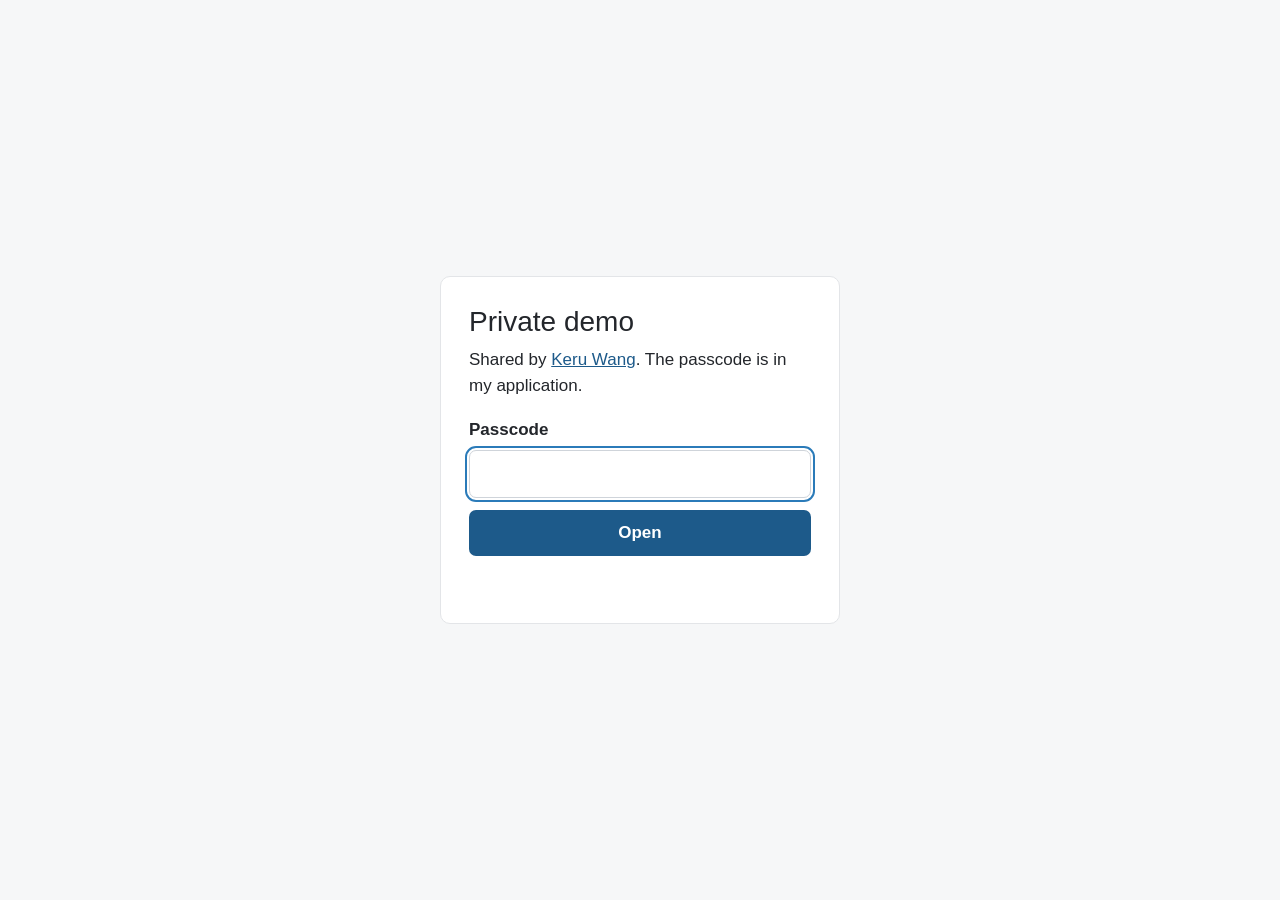
<file: demo/proactive-claw/index.html>
<!doctype html>
<html lang="en">
<head>
<meta charset="utf-8">
<meta name="viewport" content="width=device-width,initial-scale=1">
<meta name="robots" content="noindex,nofollow">
<title>Private demo · Keru Wang</title>
<style>
body{margin:0;min-height:100vh;display:grid;place-items:center;font:17px/1.55 "Source Sans 3","Helvetica Neue",Arial,sans-serif;color:#23262b;background:#f6f7f8}
form{width:min(400px,calc(100vw - 32px));box-sizing:border-box;background:#fff;border:1px solid #e3e5e8;border-radius:10px;padding:28px}
h1{font:300 28px/1.2 "Oswald","Helvetica Neue",Arial,sans-serif;margin:0 0 8px}
p{margin:0 0 18px}label{display:block;font-weight:600;margin-bottom:6px}
input,button{width:100%;box-sizing:border-box;font:inherit;padding:10px 12px;border-radius:7px}
input{border:1px solid #cfd4da;margin-bottom:12px}
button{border:0;background:#1d5a8a;color:#fff;font-weight:600;cursor:pointer}button:hover{background:#174a72}button:disabled{opacity:.6;cursor:default}
:focus-visible{outline:2px solid #2b7bb9;outline-offset:2px}
#msg{margin:12px 0 0;min-height:1.55em;color:#a82c5f}
</style>
</head>
<body>
<form id="f">
<h1>Private demo</h1>
<p>Shared by <a href="https://keruwang.github.io" style="color:#1d5a8a">Keru Wang</a>. The passcode is in my application.</p>
<label for="p">Passcode</label>
<input id="p" type="password" autocomplete="off" autocapitalize="off" spellcheck="false" required autofocus>
<button id="b">Open</button>
<p id="msg" role="status"><noscript>This page needs JavaScript to open.</noscript></p>
</form>
<script>
(function(){
var BOX={"rounds":600000,"salt":"KRF94o1a7rvu7dOHpBe9+w==","iv":"9LAjnnwG+S5oXEUx","data":"bIED++JmpqwRU/+W44DfPHtHI+KhHhsPYqE3qT3FrTNWcmuwEnooDiTLpYC3bvCqSwhREWk/2LgRKQDQM/a0Q/9rQ4s1hNssZzBS1Iz8ChMXRtqeJUFltNCUDptdToNyuK/xKCTIXBcNGgbCLKgi1zrjiixTH1CI4vpbfhpTOSjMxasM1fr8bNQJR7iMHmSzcAttZ3Y3kgHXTMssP0HrsW0xN8WRYW8L/UutREM/XAEYsi8wSW6KmRCWdPqrp9OCwsF9Tf0Nm0oS2FSi514ApcYpepKcDaQUf0XfEMfR3jej9DEQ0ZCuZZ8ErnEazaGw9zKiBdMP8MR/J1Offl6HEwpacub6tgD/zHYKwqcLuKHGNZdVf9HuoLTdO6l4Xiyv3v1FDaWK6z/OILKVEuNEx4Sauq10pLH872h+VJoCrceOF1/yZkUphTI7j10dVHhKnB+tZBCp2zaUTJpVDT7aT7Pj1hZtrBXzTXIANhFje/UGQ/vQ8ZjUM+N90ozClj/[base64]/jY+cHL32NazTDYnoEa8E1f7kIMl7l1LArg6i7yXenwNKWagNJlAgs+BW8ikQrOOiFngym9kxz5++RnNmQfL80vRRFbvbpVuG4hinXzObyPs8sarsR5NGHOgaXR510C7AWr6hVdvKZRZstIwLUbT+6ylP86feVYqJelmaY/T8IisohiIw4CGDyVdsHpSRyR2G4LhYCapzUbPhLhD/FLdl/82MP/Q5BLpZ0ZpMnuL/jIQBTEsE2IV3t8uJhjHyzqAUn6kpw77wGT1ZJGrx7T+96VVR/pRcQx34MkwUb3Kf26g4m3I0l/S22UHY9P/LqKhl1ObvEv/HX/So4Xsoj5/KSUyfEkjbiHdg12H2dI1etpGrQfdv0HsEcvgvl28/aszTQWUO2HGp81vhRBcI2r5o/jQoCA6ai0oMr/UdA4viq/a2YQ2CXuBP7etXr4Czup4gYEda9N+H3BJ5/x0egQy7SxjwXdJfd8bJsKkIbOnRgco6H2OtLQlsHqp8nRNakXmZ/OPwZhe58D4qvqNyvQuHR7ZVODh4rjRiOIZy76FkHvfEKifoupddrCz4X5MaLsGJucGSFgLeePg/OWvcqH9O2VF3L73umhqbFIghJ1xz/3g/IdvtuJS++ITcGvEMxd3rMA741rmp+TZK27ug94WgzFnavF6JbZMPX8BqtQ57NxlEji+fXS7r/m7KH6nTH8kF03/xsM1F4xyJ6LM9ecfgi7PWstVRdcAiwBAexH9p12frn9IKPLHpY1LIHmpmOyhd9VfPfyF7dc2qdbjng0Nvytclg1qOUs5CH39m0z3MlNHixbO2p9TtZFEDQb3JR5Vnp1YKiJJIKBqAaB0wZ4jr95AlhOkkQldoWsg8PUf/3SVdXVym42rCvT+X/[base64]/8fRyqWJ+2gwiDyeM/eM5CUFBfpsAq7xKg72q307CXz4/4JPOTnee828XSm+VqgXhKCBYcnr4r+SWLGBS8n9L4a41Tuz0OqYnoesRwrTK67xnTwWlIDDHWu2J7w5/ZFrRhKrcAxFpFybh1MGsCWLudLCDEzICOuhWhM0l62Y2x4vgFgQZLGbG3r2nOiD7epZhGUu/CrQDXL8qphtk9Ki7/xrAcOyk9Dip3sGKJeb1sKdlCCrZGW1YsIzmzwm6tsvyf1rH5+2r07Iplnx6ljX/vY09wLYcrGp0Iv8rMowzOAAVwKH7W1xE22jhKmok9u8vZ4O7GtGFFrgwYS/edJnQUe2f7eDJzHxU7H56O8l5SVGead17Cvq8K98ZzFVT7bl4X0d67oPO4s0/yfTPxd1h9VqxDG0BsioUaKxwh5pLbk4ss8pn3v3vRRCBg76cEMinT/LFo3mmT8HE6qhKYvhiYjoHyfj6FhFLcBZcSFnZggZzb6wHUIWFv5R2x6XS345fA9iVB4xZBkh3lAXmT5jblLTxoUUgmAIPXFIG2n68j3t9U3toqG0K4pBnqYNgwxZan/eVlo3mDUgDD8SCpuWXsvjHiC/LA+ZtNWMoEJhvjv7gz2VMqpfsP95fprC6BdI92czpc7b8m6y54xZO3UrxeWwNQPmmhZBE+Vfn0JvnaVBw1UW9lIaZvSXzAmtbtvGevPTrnKdtlrHCfXUM/qnvlcXKwqOUDnmFeKbJPzvDEQekyTbtoopRQaCM0ao4y0C9DilVjcLHkh0kfQA6PpSI0mtRz3r/ijWCgjksn3uChjD1n8xxvLloU+k1rAfmJdkzO7YyNYxR+dpvvqU9vwSinNUXqxfdDNNA6pZ6gd7vPRbBI4SXoH7Qazd/euUjBXSlaNoni4MN7MA5ToiTfjX66+rpYWHRybKyBCt1Dxi/nzS1RnEQqw5pzDXiJaDou/S95aXqhwUzrWNTnkPkUMPCDHA/fWhNgzMXzDJ0rVIqenkfqutKO8e0uE0/060ClUyEgWuYCR9DYnxtJtY8fBScfN5ubm0CMZuQGUI/LeeeN2lHeInCP3T+4JazG8F1Cgi7BOCyE75oXeaeSVPTZYk1HKq19DR1CqFJv17HzGnmzncUJHx1vJVba9o8KFybAZ5v8ozyeDbT1xBmmlHVBR1NggBhU9NTyHExaYP+BjN1jtyvH+JyqpehBzIRA3wb4joHw8eOPZgBl3/FTdh1uvK7yzNDRxRmtSTLwf4CI7LWi9pSdKmJFl6XwLO6dDRSTmRZSfyzHKNxZ2PqQx7fKpN61CBgSkkqq13dvJxU6mPRso6ICUfKG9rGmtXc6MToMSgvHh9yX32w8hk1Iy+oHaHRYM4Dqv88mFf8dKuf38wuUd6WWUxE3lCHDvGA/ga/aOHGQVMRrG8mjbSp8OBYAXSPgXxhpx3eufkzzIcJWh0mrEw2VdpGinU3QTcsSFFUtPmh03pc/D8A2FDIaYr0Z3LeCOQjNELkNxqgtQnaUY5Okb1eTH4UAVRBY3cl7wO0wnAKE8PjQ8qALLvbfvKtJbK2EtSPOCoosO2bo5BdEIHCIHj/srTYxy58bMoJ68zvys0bECjKQdb4GfN//4Ihr4jYcWvarFIu1rDgleXqTCwgWL0HlQyzZ/o8R2YwhCM/bWqL8bia7gPj7KSR30At7+X1IODsBP5ByneZMFLCgOXp+kgY9VM9Yonge066Znq/gAU8BvIfVIOt81G1AaAj88MK0E3pOBa4RpOxjCs3KXuSDATkn97sQiNWhZWFRhyBZ9Wx2QRdd3QtjK1yArVR5isB45dNS4hndUnjNJyRENlYD5JKWcJVu9KSjD6MtPUkevB7rH7VloQWs92uNbU2hiNJgNeFVrbuWzRmA308JuABVX31ay13jOieeU/arrhHoJ6UHSHWUXzVbXVauZhPyISlvFt9p4gs2DuWPFWCdpPV4gA8XuIdzKDwZDARiz7s/MW34KVtl0DxlRs6YF2OfwjKPIpnHJD1odHcEpDvtF2OjeLPai1RmC3f/gSxapxL0+26Wkek16zMLMr/KMcTdEHgIMW5RqPS/wNvmkwY2fmU1H2qhqpAGsTVOfR+54kesDjAYk29FybDSUxctwZr/qKtCkzK9NEX4fIBrLgOC+Mdj2UclufjVghiuQC15pJbAbTFWWYb+rKdiEfTb2Di6OcJKhbXLfl1GwTuhK7HN0Cf5BN/QADNfWcr82T+zQrO14reEMs5Vv3WE3HQTs76rPppk3wGddaW3lK8WiBOkNI/AIlmqzzF/cFj8H1kvLb7gyawUpC1qiFZDPWA4viIdXVnkOarajd6hVdQGf2IBg5cv9y9qIn0TvxR/vcmRj2FUWZkBLvSiUrMFougpa+hiFQpqjY5TBgk5/2q/7Pwml8xtheJLo6wF/Zmh/c71+m4pW5TcFYF3nMsf70Fi9syLmkA4lgVyJnHc+uhlzV0O93p1Pzpcjv4JGmTak6RWtlbGrQyba2waOv99r9xVl4132m5Hw/f261W2Q+ONNUygTBlDrMgjGign/[base64]/xgOCs4HsQNWk/EtKrIgWJbYVCuh2dYA6TvrZvi+f3obTkC9JoxDtAlgYK8cjQOzBJxgeLJZ57w0T0F7HEMbpKSPprqFh9Yti/pkX5Nt5gz12xpJeuKg5Q/Tkxktr3MP9Wbb7lF/EQayBQ28rY1oU5/2vsqo2expwPGpknLxxMITotm+t5QTW0bsnmWoIAmeDy0CXiZ2K5fzSxs/nG174Nrjj1lKrFA+EyX/cbAw2PgN3Diz77mDumsl3bI61CKAD/SvPBi7AvinqiCHk7Jq+biNmRjIHmhxeI2mzjFlrEm3dOqWrOe2UR3UGoTcR8Y4xP4pKin3O6LvqMKtcTyOC2+gTsuML1AjGiHjdd3knXxTY9GiWx/AFhtrNwNOWhRVBz6n94/KjUxxprSQq2yEFV34NhvSfQkBXi2u53nhmCYKbw5/aTrbpKvZDl/KtXhsohQIWcG1Sxh28lu9NqRLZhuA7WMQv6EX+hkvbngspijtH0Lgsb3+LKi6//Ms9/DqZglX9pLhMJ1sOFyDxqmMxMsvxgswkrY2RU7ayMuHynJUMTNbX9xbw+EeRBAKgziArnfg1IKqewsc3KMv9VbjYv+wb1acClhNmldXjjaiP5E0lvI/P8wc/JTrdbBj8uMV2JEQm6jL/hDHq7o9typJ7jdqfZEMRcfxyWIXbJGzlE1AC1On5FItXQfdbAENwVOdHclfRFrzW/koC8GpUj3eGw798tlurMadA2oIkRhfO5CMBK0q3Do2Vj6hXPxVl0+MhkhVnoM0pu5Ua77TOnMscwaiZNTH0j5t1iJMhbHRTU+WXy08/DAhYhlpExxM6V2s6QbNaCX48XwwwtTDp0ogqKsUtW/ZrM3ueHKtyFTvVHBKDXSi7wOGFL+HB2hCw94F0SivoqQyJCGG0kfpGaW+wwPZ3vujXKMSOxAltV+RP6C2fOoqO7jMRlEVHKNfCDoxz455NIb4wP+7UUfpcMp+CAbTRvUNdo/EYjeFiLFoarQdo4YAsxZGhOvN583e/MkgMIpvjLMyOJIfl7GlBVOnoHa73tgqOymUSUMzfgRW3/LnuXCc/Awcww/g+HnXWBjr9BfhyudVDaSOV+2aVYcuL3cxZVVLAkgoWriCkJEAZhvH7i8PIrAyQ0XFet2oyogmbelH/ME2khGqPGSRB5pAJ1Nmm0A49K/euFin7GLo+KGsABMlsj4aGZEymL1bv+3vS+B4W9RQagS7uyPSQeKAJKfKwXdEb6VPi+Ywl+zvxINHWXZoPQv1H2g7I17xnSxMstNrbX4xK0U6jnU4uBxtN6qQXH/stn+BB+jLumSwK66/aIoX6Gfxh2yNidj26R83w49LhzlpRoteBvPpJnJJdJt27DrHZ3+qv1b5EY9IRqSIK0RcX7JpgKVXhpQ5u/KyBWRNUYPgpxNbxzy25Sm56ObrELra+xj3WlJkhH8D6HQuFi2d8TdhiXMNe8yRmh41Dk2tyj0V/tEZ60PfPv2oXCfy7kMc6b2dftTlG04p7JzhLBWloR3licnx5XUMNK7jy/[base64]/CZW5Qiwb+7IEyT5ycBJwhIVuSqqeavIfL0QSK4oR1/ewCZEJTJMmxYv6EqB5tCQeUlgrjMRd33YdRGSl621KW3ek2f3zcNwdr+IJei0zDAHfvFNicA5EJ16qVUJEacZLXHkcJE1Ze4KiQhGfcvY07CzzxJ1P1z+ahJ580tgYa+De41nCrGcILuOE6wu9a3wY/B5vAnm3ee9bX/5drPBSzcXOi7xs/RTzDKNJb7i92v/PIikeJoh+J6E8epLcd7TfR72oh7xBF5soOE2vfuK5Ki1emCZ7BXxkO+lUnH4kPXwl9Ww7nX8LeoT8ITLEHKZ0YHojmyhktxXsJvyKxI72Lt/VUUAMXjGCkzWXfSHdxcMdtJSK0lmo9cWLUaQq3gjHggMRSiCaoF+d6Py+Gmt46ZTX2A0Z9/Jee5YkQ6jMyEAvIDFVnijDtzcuZYgd0ofqDa9lTT6i9SjvIkmID8pIbhKCbZ6Lt3dXEr7Ln/HsfuC0AIvZLGM0+eWabWx2fHR+cpyTbZe8Y66rUpe07tKh8m/6sRKfw2uzEsTS/53l8riWuTZYQoqUNDR8Ud08auPsqdqwT5pcQxSBGG85zsiM+I6LuLcEI8Tx0zKnu+SpwYZITxYe1hXZKBTZTXmiinwsjn285YM2768xKq2f/rAlvt6KGDKWBa0IzmGVHUI5wbjdqmrpRDmuJHR8K5SO9su0+qgbdLNLoLzkqxfTyN/e/oUDcSq7dEHbrJGZna08LcqWsWL/XgHBDr+lPSqlCnHCmNL0KRUyuDY0pvmiU/RvKZMIoJ8QANUR/5go3u65fqY3OH6ZjPiNeklLuDZtHTaRyvfLseiY/45jnX/9rDpjOj3APWOsR8UN3Z3DOm2qh6yBPEPutaK98oTODycaBiaST+UznEsvrLpsAqN64vti+KgOd2aveGBhKdBV0NL7i6Hp8V8Eaa3feEgRZBVLTI/yvBkArt61+Q7ysHrh870/vxAEeNpeEE1InPls29AqojLnUkfjn8jRi0xE4r8VM7h+VcbRUjzUjji5d8XJ33t1kO9bXj3JfaNQ0SkmWRtGC61Jf2vbfsphHmFZZFXZJkRASMtH9leBdnrnbl6OL0Dc4Kkf4EAWE+v+xW/YA69ailQSgSMQQDMjhlrSs+UZP25edvPDY4IamKpSVSF5/X5I9Rniw3smStMOcLhuNRDNsCN2wfEZJFOVO8FtD99kb0sPmyJ+HMP5iQzZDTRXyHgOoYWi1svfNVTMzODFfRnk3SFad+dpdg769G4y1PxGHEWvbn0YffXPAZZyZcgDEyEdLFR2ifKEB00+58hxDEwX7LgLGpzmx39BvCHPxueU1VD6WLSmRuO+y4O/OgociefnlQoIiymR+gNvT8134BiZVOmduVmzci8ofnQhAoMoOD4NLU4jXCDIIetLTJGN1nqJvHs4QPg0RY0rGIwYNacG2Xt6QoWOyAcr2Fi7Ky25+QGp9FlJQ7GaEOgAibN5hRu9fSwLCL/cguUQ/bEmkZIXdJ7qvGuiAGiC0Dvnp+KWpCeiU/YToN3x8FOHnaWG5SOA+lxROehjABtlAKWxfaIaZL7ugX7/LHfD3e0TYxRzKXWRtL4zCyjmVhpF/hICfhCmf/co6TpeiqK8IeGwEDT0kO3nzPLsYQcW1cIEVtPzp409uu+lWiFGSSAQwf9DrFYNMhijvAlet+G0+7k8aPejpBNrDjifkfFOo5wRPXoxhk56j8aLLF7rm7GXF0y6ITQ4VK9U3f0ViExIFhVtS9vxGasFpOSzRbJNgW4FvwR68tTiNQI811JoA+ijOD1//JItO7FKwgyP5OeA3k/IHPX3a2amhsmhRAVTkN0jyjz+y2OOCfTJhJnoVf1WUpDmdZxmZr83TQHIYO0bWhrp4/xAROwb7kj84vKWrGcHawJTASraYGYttRokWgvJb7gzcfgXOy3Nx+1fwCZkDu6GIrlA+V3D5qR7n/ugbIGRIyXj1Cc+s82CAZMln1f+p6obDpFjRP0Cpe3qY5VRAzHchg9phB+/[base64]/R2bDsINixbdAfAveR7WjI0nJij87SPX9q/HIMktmWaF/5R1QHNobYmSOwS7YT/L3P4F/YZs/n1l0c0yP43XdXH4g1N9CVkrTBYTqiqfXNOqV45ktotVpTHhjo2IgH3Lck8jcpUZp989ptzdLVOxzXiOihHunfKAz7+V2z4kICjOhwF9zeVGqbkXueXgqHGVDVO1IdFDIEIIAcbdulGTXoiZSATSNXsSm679hM12gGEbg9/srkt1sW56u6aDhp6tz+bd6RXGuUsD5KDBJRTE2o34lu2UV2tvJrpakYiW8Fs1BTi4mMiCNflv9T1PvYHrMbntddlNvzgz3XgTvkrVJTHQcbJTT/JJkJCOaEgmikHeuTnD3I9XPjMPja02tHtP2QssTn14loIQLsQrEFe+pFQRh0O8xA3Gt/J7yA748mkd9Px7Mmfg8yBNzij/amRIqUy7EKosbaCS3YQftr1/veWF/IzUwWMKfS8dZNk9BQWzkjkr00lsnr5L3bmcJEMWs7sEdKqiW09ZBlnzOB9fdmYlwEpO1LYv4u1ohqsqhjNqsezdwdh1sEjylwAL3e86KKC/sAb6MNtICbx+qPNpJSeiyvjGCgPsbzAB1AT+y3zkxaIypbAi7XGvmCobIf3LIbuinnRXQz5iwibCgNAa525Pmf8ZJVX0rD1sWiIYSRBj1hT3qM3vYZmDIzpf5Gl0J7+XxhnZnjb82yFZYUUk00gy48lCL3RMGCdR/KhLey1V2tPILaqcongd0+ye5ebEghbdOSOwknIV8kLwdQu9eA+lbWaJ8JIht/DwrvRI6H69Ae1zOI8rOtjKZurB7zypfFw5sld9KrTL5fUd9KQA2/KkXgOj+lhrd0Rqjtr8hOm+FTYG+nNHxJYIQb7mIvE7FVgg5vCSaNkdp/DguN2gkEAJKhV+krImkDegkS8Byu00EoWbBsVW2iWUi8GJlGrSlQjfeHl7vCFJwsbrhkPTKEDBaoQ5XaxmMe5VapBMg0ucRMUn5cKoP+nd38twfmwV8ydDVGu4ViHhagQJWGz3YVjc2fFwuiAJzArrQ0qUlZpmzkKWaQ72nXtKF7d/m9NMENHv1/XI4S+0r5g9+dIuu4ykV6btBK5fSph7LFdlOYy03gvvPPly4AN6h/oYfKKTOd/dOcl6NQPoKrCtZv2Ctey+OLym33WutVS4Vep7PgD/DsRqiKxNwpvRtJQlUpDPhRSBoMNiu7BmeLQOrpFzQBszyI9NXgVyEfsqqiGt68VWm7t/EzMJT5gtxC5QaL+hzou5Lu32D7pZqCdYjXB/WOUMBAp8EzdHzf0OpNTSzefKSduGtzxyTprRPdz2TPPixGNMs42kIkJVZFAxmBnujvLYJzmHFXH4fO7OIkNeozLTFC1lRjtlGGMPAH+fFLhiqMtCsUtZyO3FurHp3aYLWd+6XpukcVMxIWi2yxzxNdoacyjNqMgE86U0EWu6aD1bIFNETxJkq6HLJAs31drWP/+L0OXCWrNqDe2kN0wBV36jT70lgRRFPDJfTRls99xE/0FHcMuJSjGoxmNt1rYcxamGIQFA4nPKQM74uaOwOgxTwUeG5YbQYbwaR8TsCEFUrs36mO9pORUls4P2C/REORFHw4/8PedPmudAiYsFBe8C2lplzRIPo/A7pr301SMWFPJdrjBHYBKHaTj/tZCTdnhOFw2afvKkPOc8iSHeqcJaBqO+8KQkPk0rwuOWBevxPGFSoqd0auam4WO9T7dCeRn+OahEPZBqGMR0tw/O5R4o/yYfk0eClBAtw6376Ojsa9R5//Vxh4KwuBvERx+kmqHRLYBxt2XlyJqErC7wIzZyKQBikddnYkP6Zcy6qzMVGBDShV6hZazjer48whwRHUduJ5TNfSt7mU9iZttDGDAV4nIRnFP6EDZ+4UAXSuZpBiB4GhKrMGwb8i3r1XXUsj3ebblwA/VHQlXsH6eFBaJS39QN4GWaaw6lqThk8z9DrO7TfdrpfpJG8WLC5Gi0BLvTwVwfQbo+CVrIvpco3TegfIb5hyJKCzHytoL/kuDk6IRtpgH/Se2gEalM64bcuVDMWM11m850SynifaSBArVe4ES+Ys8dG/9+2BPyYPeFJFLhTP8hdMfS9lQKvFxjT2zt/meMD9U4mfSo9Ja8cmCDghz0LWgl/NT6GKzeR12nrYvR7ymqjtx2wfoT2adrbIxjj5sFfIxR9/0BGEOd2JrdJvWTy3899aM+sYVkizD56/OkdgcwLtaXt+9C6yTqR5cbetc49LrtxyNnrYo4FTnJulejqKrKfnDOsocw2LrJHQINedMBvc/HeCwrMCfrcQGOMuXK5Ku2GhgQ7M6tEosd4pr0sc31x0v/zxdu7971+DoiCS5UAiuMXAuFXpcOYr4k6w1LNgzFcfAGllJh9YwAanEa7e1ocmg+xyawbBliVjYzROZiLc5BUEvL6RZ42WbctMoedx4EeQQHcb0J7iddhsK1zWDSaU3+M08HJniuK2dylHd7aWGg0kpehJ9x9Wfh1jkwv4xjrImwinRCaiR+/[base64]/WQ/7l43UqidQ/f3XvUKKZUwycRjeudTncMhlTPXJCJ+pKmd99zielD9S8etuiskjxYZtpBQVd8cEaR0GrxzPPFKSAvjGZUg3HPcp9QB3Vb+919BtXuwytTuOoanLi6gGSd8voo+ACniXKPPZC00I9K7Yrqt7ragK/PoSfiiP382nemIk/zv92FbWd4MgAaC+xCZWmJ0LrPA3FsVnVPM6/YOX7TeqmTQGeQib2ZLCkzw/+VLKA82UYWo684RuE8lfy4jljpZ/[base64]/rPuQKr61E2dm56d9jggrzBsJskCbjAtoEjyejxGMk/d70rpiViC+rMjefdfwSFzkxhquli75Ac3D+Qy7sPoOTtLRqYJYxhVoFBIxDzvqjr4qJDxKQPAvDwCpsIw8QMq8//rAhT/NEj+gDSdd9opFSYkAEEoGY9augyfvxwa5SLx55hKvSMfyyfb2w0jEMW7LDn5uXQP48OZWa/9UAcsZ8wOZBZtIHfe1QyBgm2wfeejKdMCCYCjWRdDyW3JHY4ADLcBtmPP4VuwF9TdUlgJXL6MYYKOAw0PMTCBlIHOM8kLPyK/1wLLpZ4CLmscuPGv8OVSEPJCZghV9ORdx+qGwREU6mINaLXoObO//1PjXzJt/6ehLQp1dtgDr6/9Jnvo6fSw6YBkNEXeYvnZ3drLybGMBcIVYhpzs85aG0bpSXayK9lVlow2s7IO45W1j9efUckVhBNkp/vp/5rU1rj/ozQzCcB6rLVmsceHSA13idBK0tAX2Irg/Ig7Eza52mCx+ScnKE7WigPgE6vtbL/mOMHr4tQLDzlBtgh715iWwuzBzsWpavFJiZB61KbmmWenorUvrsbNkYiSXaguUjwOs0htzHhAWl76hFg1DnxJMeQSXu0Q5LtJlbkJbMshYwM/hoIEU3oft6+0dEATIxwUSzWFvXJp1DwNXkI1BcOK2ANy4HL2Ce1tBUUUZDed1Tm9os7+2NxXQ83UQmHP3S6hBSnZ7Tis0cJS/erShokkZ1zkakBAbEy+LM986u57l3XMwx9Kr3wt5hYQEIPsuBIeWue091IvBtYs1GS1HPua9YfCJJMY2WHsc6mlz/XEQ2tTe6ei1xsSCaQiTFR4SsiXmwyy1tnpVaynYxXVYkWpwdP5F3ATR/6ubeIgLGq+DyLGo23i0xPIFxRqHrtZ7VRB5z+ukhgW08hbDC4wdRhtu83K/65Ipx9rrGyJseyJW77FnHTcE+G7tW/[base64]/CQVNosAfsQ/5WHrbuHqL1LQXrNqHJrutBhJ0GV1PL2pBmJAJk0aMy+cTgnPXa3rLiWkt+A1cSt/WIwhrIaJLk1ppdfP+qZqwcJC0br1sasEcgwVygZ7MWzg+4i43RISg8GCRjxUouzWvJh/zn3ybLpvMT1L608QI9CBsdSalCK2wRrnuT3WfTcqZpie2tTygg2GqmSde0A/py68uPN7G9Lm7BXKrIHdCJxQ7AONeT6bs2E7wjIVNH3s64gdXUIU+LfejDBk+qKjEXzVoaM54uzSNa64aCZh3tJF/a9FzXeLCTNRr2YEMSkjK38fC34gbgQBwIBz3z51D/[base64]/cg19LHba0Hq510n8ojXlSJNNXQz5df45oV7nx99/JjdJItWnCaljvPYcr9CkW4zs+zrdQoe1ZV1asVrhvyeFBL8eUl7/5o4vSBpVjIrkdXPz3f/pZT78pBawwTOq3znODiF2Lhk1HjwzXHoubaoV5G/SE36BFNl+FRIcKEy+IEF9x2DqQlXPS90sE5FOPKOV03AAuuw6GHnw8f0a9hBukTCjv05b0554EWpJSuA3HcRO2mgjewXLQ1XKcUPVYjSzo0Ia+msHLeODhZC/sOrWauZXU/bOQDm2ccFOR0HcjdUlDHSGPRG+UBlqhPPzu/mQ0P9/aMed1O0tEk7DN1xagJgOD/NmHtUhubStjuswwR+mmeYRujwDpZHdBh0cEfAMhFr8vwnA2Q8rvVnfT8vYTm8jaj1N0ngKHTdEleKha2BDpSZUP64fBRaPnng10lRi6qVcHvf3ui68nDMP0ntJpSlpTObekrmxAAPtYxCdrAnzCNQiLxZA4sqCCz0hPGxDVT3mC0EdChbG+y+6uaNtCIo8Rb3iy5Dk/8A1TyBIIqCtZtjVd2DFmhRCCvXCipjO0+PC/ZEpFev3iXUi8P8O1twO12uTPOAAv6KfFHoUcmBhuAoOpZGPWYLbrPvJk4PT26y5SsviuVp7y+ZjhVsQClWlljonA+cOV6nr7DCeWC4938zMCPHIS1YiH68NsIUTRVUthryl5BsTyv4qtA73bogr0LBeCpY8wl52iOpca4c65xVZUpzYI2Z1AS09q/M3nGW6/CpQVdbXyjrYc1pfJI2OeLLlVyDpRk5SACK9KYlIoYgvlKXou7T9lIUYBEGs6V7aohxJujB90vIXc7WB/aGJh4P+4+RSA2v/Ed6MK6WDS0Bi9iBpqgw5war1K7uh2BGV3w89wVDxzFrsicIs1+04Sj3/9WGpVkb42LNdNUjYJ28w+iibG1AZoN26kKmRR0fvQ+fhkFOGiIe4qEoFDzdl0HY2JGRjOZDiWcuKU9odqpN9r/4c4QI9YhNhJcsGiAovMiOOHTDlndROr1OwGIqVy0ec4vzBFU377nwsryqda2DqraoiXD2IorY/R7kp0ZUmpTADJBdaEdVtPv9dAxgkX4suKfkSU4BbRFBx4MrvxR112Qxd6uCK0ry+3iJwTL6pjjl++4F0EpIr+o54RCezsAD4h0oWV/34yMDiRS7Y5kYYN3fQQPah0IejzYUHN2kooS+A9IwV1CloScYs7IYyYyA6kQp9mXozAfL8TBhRT03N0pybsGxFW/XubqyHvI9PYLUW2HonjfZVqw2ZvGWdYXvEZs6aykTWtCqErPH61VLUNdyTUhxGWUu5TWM1pYn9uF7GcywvzZ/VsWq41GJWpsnPwD8cE+9a9+aymVYsvddmuM6RWKgxR7XdAjWBMt9FvY72GWb8ZAIgfnucEFxVvpc/P3PVX4r8Q8TFOnTXo6bQUZ/XaTg06mA2jSTGkWkXy4xq4lD5cW4U1B38k9iTdKS37pr0dD2TGgXq91qoGNCpNeojsZRhOUPvAB/r2yPuc17zMoaKNsaXnPjgdQmcWO4KT8dtZRA1cqb8N7oGYyIaCBTxyf3j+2c+NhIMJ65X8smN3bBXIM6T98EbhjRVh/PGGHrMov4czCWhc6/2vYNA5oZYiDA/Ve6iArA7ZT4E+z8DyrYyQjh+MbdJwd5iDy6pKoBFGr5dXf8RbUOcFInCs6jB7/9MoXJkeriDwuIj2+MXvei4eAS+4Q2ljd+Chz/lQqhfbxct0qooe20IMYqt9B5RhRAcIHDo2Z9NENymQB/YBX74yD16SJcrlWLYQxjQNrEAgglyPhl894rod2d+ZIna+Eep4AJH+99IvNk/1vNG0V7O8X8Cf4z+N3/ARFmuPjjggQ3k3ZjYkRh+csEGc1moG/7faW5h5ePda+ZcE5Q+52MA4TYIt8A5828o46zQVcGV1FOkHqxQ1MhE6V2HhnRdG4/IYoGzsP+J+jLe+YCNz6ZCcMfnkCcA3TGATJ4c+GUwLt8Nsq9xJ54hBXspmhu43SuKtoq2vOACr8xcNeC8u9T4IYfnwcODhGynn5vicVvbspbflH+vWKhDpxUNcEQZ5Gc2/QkMTMc+oXiOy8Z8IwbBSJiv3wSL2IaNp5vatcPQLkW6Py8axePjUngVBlg/QXqJdjHQjMJZ4NOjNSZMbdw152xQVipS99qmwNG+up6y830LA2nih8CmXtx5VPveVx2lccRI3I1Yha42u0l4g93vMYA5TEBg7RDZ2JNZvc+FtW1vqiduTV9x6Si4FV8hmq6gyNTIdyCNprJI+8Ts5clX014v1R6FZ5/DF0PVaAEN1Nj2Upao1vzsSauiQ90/YLgiB69s45PwkwEA7EFhhzUlYvGqF7mwXzRZxpUVqWtRkEElVm0f3AuzmNJtR6r2YQfhKwKr/qqOqhJg2tpk8S64uuzf+ocsiaO9akfOJJxgWoHxs/ZEVfDSyyp82VOJA9jcm6gK3TWwqP0QKKhHvB+6qhoEMuAGrdAeky+q0ywmR2lyk8mmc4bbL6KQ1irtm8I23IM9QqHN6qern/RhduUGMGmFwKK7a02xxBL65Fuj3rRg1Z4ixZ9FOVA4AXXhFSiAkt68XF4w9oOn5bSVG1PolaBBsDbjcMjjeEGCC12roHl47FFNT0YIIAQXCpMaAsvlq/tbRDOPhg5CqViMNDtM45YmQ03eKw9QFU/jwEg7wgNxmqTP8FBHCAOh/PaL5RvBYhlJ6WqD3OHU8Hp8u2usqjjl/VIxx9ICENUmZAZ9BIlfnYHZgezzyI0/CU7KrpDVtndVBmXi6qEBGsPLLVyEQNnZIcLaXnp9v2u1z8+LQos46kbC0MX4KZSwWk/rxnnP/OGTYbCoN/cpOl95gUATu8U/8/5ryK3yojRU/7QEe8oHK/1s6QIihA4tYVUF2RlCoEhfYak3PeB2gt+CxpltrrU+hLMfTYqL35/kRhvknR/kZdNyVI/yFx8JefKj3olb1ntzPExi6OXMoTsqs5iXlTC5a1qULgqq76OgalYSGtZptuKvCklEMabxPFqNvkJaUCaAeUpL93YGKREAgVfoRLBqFgyyELJemYYznXuJMZE6WNrVk37dF4rWfpnyAnhubSTgH32BxnhDj9vR29AytILQoGkGXmqZTLxJlQqAoPSzAJvVa/Cm/TOQMnZRj6N8MYWx4wfAD6Y2l/XJG84T6UT2ogquDFf2gV6mh1g69YKnaralCuTfuZlcIaes1248F4MjPbwEVFeJSezEOQ6SXJ+BJlVfU/lPZUqtmCaDqT3HJ620ZKldAZ+qTKGHlSr96HAKkDoJmr8cA4OxD83kvV0OuPJJi/CI3Jdn/m1pVX0H+Vnf/3Igth9C2yqyH8cDcOnOx74ZOxR45MptH/IRpcS/Hd9Ap6sx6Q7RuXEsDUtIJ4fNGqVYPdIF4sLZRbO317mqkO7iF9/ZGbmCQOUu3uIL/b+TSaTAmVkqJ1mQRVFrL9WNh/hAH4C0EB6yemru/WLesulLsoDXm51TuVPKu26FT4zxb9eY6/[base64]/LdcCIqpg4wvdwhZDHpW8Eqbj+4Nv3u9zT8lT1CLpd+4+L658vTn5SNRXUf9T8WujH9p+mNZY0LwNgC/pC2ckPxJfccBSssBRHxt1MGoBIiW36mu6Oa1R9Y8qcJxrcPfidNlIx7FRO2OhuxY7ATl+RAKJhRbzx2FBtBBrGCumhsJDPX/NRE1sw+SWlAQMPMpvY/hS6dedTKurL3MLBoE+CJ4zCMnwyN/TBU0RGWzVzeePckqHij/+7V+S3II9rqrBHuKX+AxL4eHLZfLZ+W+vvmx/dS9cb9oroX97+gManJYrY5TbgvqhBFzc5XJoCD0p4Q69psQ2E8xHWYLE5l+r4CHIFNrIUoO2ykhjGUn4MZ2otXzdRutleil/3E6k5HegMS5qyI6diqfMDQ0f6e28jUOyGuPANOwDtSmXPb9RzXpBmM5/eCFDJpTEJh/1XzWIdHby67zIpLD1FXQ0vMvdCpPvoA765UcXLJkuO4kTnCRTfb5tUiAMsHsPAEEDvtviJ6CCbRIxb+QtuLyfEUntLO05jo1V4JBez421v+aXAtEwnfFjc7hgp8P9xHvxxv07jbc6d8NZm7XiY/w47F82qTcYvIJbFNiB9LvGwZ/lJoZ6NZI1sElV7M65F+UnXhMoUKyPMd9m4TFuzd5anoJFIROyCYTL3Lmbl6WYEfzc2od5zv/HQRmvYEh6bqO1GQGjSa755rH9NQOg3Q6pXsKyUN4Rg4fpLrWTClJV0Ya7G9QcXl8TE9XO1rtDhrk3VuLwCq3JNAia71GFrJtGAYuB1iuVtM3NNvq1qvqc7ovM+sqD0B9HpvidRsqawJHSfXtN5VhXighkf6+jvzXKR/pdMcc7SwvbS3PBaVUddwiagxyNo1ZM0EraK4QnLRC+qB21LZeuayskSKjHjmhfqia+DsYTowTvkO5/UWtB7CjIiFD2DKPe9IX+yZyscCYPyl3IodA4GzOPr78YD9t1BOBgT0YoN0qay85leu/ktTP8WjJuuHHI8S/[base64]/9VQBgC5DIZk6tgYeTy78whpCb/xm3DBSC6OVGrC13SX/OXNopP5/+0HiNT8fc4cAMxUFzSPHRndDOHMOXOmQpxhTGVszTOZkypgoTxYGt/NaTZfZ37KK5Q7SX9wJnbCKPIZPTrlQtoSKBoLcM0Ux5tkD/r7sv0SVhPRgipAcRVW4EbxGX+/ol+YlDB0UV9AmAdnkKfWjqmIPWusCibwsBr0VqV/124D5u80aWh96iSUWdGlyv/RnDEOOBD4gRXhgFd666hWeUjgKQ5o0QsBeHfKjj1oty7FTXT5qvJ2k+mIeMIqKW5B6NVUn4cCpRjSgD8jP3bibmcxXj7y7MJ38xQR70nVcjHLCtiEyYgto8/va0GbZHD92infdEveDmmHumUpoH+2JM3/Ub/kRKQwQNTWXnE4Ryt4VEOswslnpbVsCjr8MkxpynNr5eU2EYOMmzHMLbc8g++6dMWc2P+kGRZmSTOvyIz1BUozicgTX7PbrYsbvvS1u4IwcsB0qq9H6hCWkF8JtIW7a34KVU67vXUnoiKWisucyyIINW0ztHC2x77kyzPlv4PVHorEhy9CoB/6wyUVx0SqyqKtU3amSlI/6qPxe4EDhU7SNNX3uEG7/gcDffoJezUDuWZwqxiR3eyApKMNGJ4ZB+No3L/ai89l1/de7jnV6hmmhWDvzSbiA2jIKzTHOuPRrSs9l/[base64]/agZjhO6tjuc5g6HiIyoRpbXKSVdHr0uiudohPO5Z4P532Kzt5E6QVqzZ1XdG9u5AhU0zp1NCkfRGprVW67SOtYFXYYe7ajPWNrEgT+4Qob02q4y+1q0WJOHqCvIHxlR7H05BKKEVNY87BhyWlzYLv4BoICuSSCkKoN3bU/Wyz6vaYabT1EGaUSbeDN9tWBae949QINz+d97+4uGFS9LP90COnMLmzGC7zNPDAI+FliQGZ1vtW3OL3FGDmMGAmZ/pxQFGncWXAVwEfo9ykZb/vMAX9ok1H/e0h2xEIYtpQ1Rl0egM6yrhfXPr65vIkcOOev6dMOQbrWY0bcaI61tNKWfN/CU835eima3x6y20S41cftYwXl6/0nBX7DfViZz0I4+cgy58CmPQ3b5nUMAfqeyOW+6EQJVmhlZ5mX0MZ5OTUqN2d3AU3NK0rAukn9syf/amxJP2veYLhv9IjMuss1uRbk/[base64]/aj5ZB03KSBDOHe//hZOy776GhHIWEpONEGtQ3ey/ddkqaf3PoCqTgiwmo+GB2l6DG1Cy6KJ7Y1FAgLtKp21zp9dVYNS2460hir7fHjNw8z208mNCTf/ICVYpQwuFGtQ9ns629LN1LO3I7tpFBeK/cauLwBChaFbla3AuRYyXpjiF1XzwQi3QpYbapbgHlJ0JUGEbLDTGQUC6P+x+1+V70RxJnFUCK1FkyCNCKtSognKBJ+jACIcfhf6JRthRnVOYYa3wsjRyU+Lq1CHwQLyUf/zTFDnF4XUPDmolSxUkqPYPSVn6IgaaXcQeEIzo+i5smHrDD67Mhu1qD4OMvPGkRk32hl7Tm5TckfyE7MDVL6fqI2D5q+Qlhj4Aw8em7UIsrL4YZh8xHTIZ2cnT3EvXbr3F7czk4FQc9oHfyrcTwoYRb0sa1jr7+xy+1f3hFCXSofIimzPHiB7Jylc/WUiARI0+DRMxbgm71j71lhctt6SjVHXUgGoihuWtNnDL6cC1QpjS4O94duluoU7s2ibGkH+PwnFWWjRSIbmoTm0U5FxH6UgARdnqM2065w9z3fl/W8II/5HascscYtSPRLALa3Eqscdzih4YYa90IpAwbgt3WDRw2Y86Y3EWQqngBjdN9SSzPy84Y40faxdFc+VFSHWMqxNYQzDSLDuy58+PWZh2BFZ5BCRvbMcHi+HBT4W1auUdbnVSrSAg+MJ6W+h7hPtLGj1SQlc3stCFTIwBQVz5eS5MyYqCRqhWYv9Lad5sPq7ZH/LuDyUEQlFOljVldYz+7bbOekgXq9MstsM327x2IC9Q3DqcovX85UNgkaX7beDGXYKiAGrI1RXh6iKqQit/eKYxivCJZwHuTRlwlgRe7ygr/3hOPA6a9ORN9fwRwDy5TWj5W0YGn/5u4eo99MmfWzy63sQZasMc92KCBIvvm5yzNkMiaJtbtC17Oih56tmjJJFU7X0HcPFNPl/XBJvAWEfnjbpdQgWIlcpXQteDfXFV+a4o1vui2vfYAGmvzTyAop8DBVUk9DkjETz/[base64]/NT/+HGjEgVdD25vEyAxp1oPazPxdINtCP3DPHeUjmFZc/+zJIlJgwV814b3xsnknnWWUUtVMz1tPOvjiwI0K7FmxYg+jvdnPG4f6+EQIr845YLAejVZI4p4MieCYMi5FDDjjJbhkybTdsgmsh1BudMTCYQELL/GNSxTXixHQwO/0QHpyEd0KM6p0b3TfNoB1i++bT2YvtFmgIc7jdRq+/ywxfB+yMXjRHjH6cQNvobeZIXq9poLcfxIyLUuV0FeQgd064HZ5CDhe3fd29E/rjI18prpJNVjPAFz04l0fuRzLE8Jz3q1sPMhheHl4j2uv8+uxDVJ7rQdTqxPoEplgcB+ma5CJYOzYmt0pRFE6S+BiK/SdAervy9hdhMiYWfG2Oo0vZmL3Owu05a3XUXfF0YUFs1hqw1uIekjFkkgqoO55hACL324caAG2/1xovoPoeb1HE5Ov+SBfcnKXMkGRexhUF6C9ui+BQPRewXsuokDC/7EkHbRfhsqets1XM1GnxHkDAveF6H9M3J+Ja8rveqqDSeerqN8JxmOfaLDjOLGdjicPDbheG3gAOo86mk13/VwGd2zb8+90C2fy02deDrh9KF7TKDkEUqBMaS44lqlf28RzjjtzDBp5J3ryEe/KgG2JaoSUs7yyu/5oTkFAAx61pvjQ1MDe2ojKVUTtU8+UqKpAc+Ad4Bxn6dYUjitAr80QOZRVDg0lgLslis+mCyzTEGNoNh00RS2gr5dUrk2TIowz2fxPe+PVcpy/BqitNzNR/+sHMB/SJ/JjfJUbdX8lTdnvRLGXwFczokleLNHLTHnJijaSvYCLGApGPE6pjk8Uh6zjShd4mOJYShcgJPet68PljfUs3tpHXBipABbbfK5HeMsPZQZdY/a0X1EmgKK+OKsuLfM//Nz5oTrW7e9owBEvg6wWBeugZTCxFs75gFk+Tjij31HqZSeu/Ngjo11HJyMbDixgYpZj6tL35luMDMh+sCrmsS8wYZ3umU9owQfEHGPKN9Y/WqgMolTS6CSqvQ4dzrbA/VJuZrgEyy1HRJgOH4GBt9iCXvKS17U2cL2l7Oqgy+yYbP45w20L43HMhbOxjbXZtZUMzKZT1Zl7wslO+rf/2wmwea+aG4/2y8RuepjcGHxbBawv0s/kUd9Ur7bf4SxdK/QkHHq8/J1i1ZEAsHvYjuGPIGzDVAKHVFAZJtOVuijZdcK1VtxHUom/Bt5LfirCiJFodDbwSaqyghHXnjJAoyqf5OSHENEGK0GNve7H/8xH+4KacKQ7P0OcRZBh0q0Kfhhx47iIkL+4M1dou+FnOoTs/s2vZPh7Vkw3uyAUviy5PHvtFf1ybx251BJuWHSF3c+MVd2PievP1Lap7ROP2R7JlvODUv/SRy37B/yD1rQmGoO5uHfCUQHeUfz5BQ0C551u3HKcdGzc8FocPwNj6Qs5feChsiBlu6MImhLLtn4PZxH72AC+gO7gEtmA0Hand+ArO047hwpF61ZBGBpHq+pewgr7UlU0n7FV4FHhSt6oYCXDQytM6xTwe6Hq0OBeSZNbhuRku/Ob9BISYrhNVEfHwXtMyByuzxtQONixKsx31fFoV6+lw9xTlglqDTzacBlpeqtY+mS4VPsoeSfkaFW3S0W4iFd0No3UQns4itqMAWh/taHt8q82IO3CVcnyjT9AxZaub4zvHfK43kDGqrUdyMSNTZMI1PLCOUNeb3qib6iNdOqHmpKvUBqdXlbXM3eXMITx9VtiT5u4fOeNjD4o13ezUitX17STbZee1i/zW1Hhi3dJHAAWsNph5efhcpiPkAelweZIZPQG/9anYoSFrmjVTRGIGEp2BQd+nnLGXKq1ZI/GtDUlmAjr3x/jVrwE70hkG5NOo++CDc4Ylif7QYPBz5yTlyy+42WAK/CIlya6+gGfVrUJ61oVFThFXaCjVTgap89MQhCL7a3cc8AYYD6bocpqYO6WHkXh8/73B8xg4vR4y9tOj4durx1kvIgD+fjAsYZvs8s4xhXtKZbg5u38/M3OnIkyTczgXaFnph8d9Q26HqFFPtUPk8XLkzTyg4X5BA5OxPP/P0E+nXdKThRhAxFAYxNGtXVkphyZryPBGTfEqwpKjVJx+9Ka+BFz69Zww9sfmUJIj7D7iQpZueg688dmmDT49NsCaY/[base64]/uMf1lmsj18fNz5iGUHSjiLOjqNqqlr+xOWO2zHUBq5iIrLw2EiNukOq9YpxOPqPld1hRZafwk1ikJOFnSTnob+TykH6EYvBJ4q5UlzZSJ/KsTS8TaPONNxV9ITidL+Ec6BXjIHblhJFauBDd7lk0XCUsWVmotcAHVviHt9ahUX2WLlPxpGsJQewEyqeWuaxdIcuevlfJvQKloHppL51qLLlCfqEcXH5YNu/vjWTSRd0EKwg/RNoLRhdRuz6+/yvSsVPhOdDvLillRpI/KOgvIGGomF9NvmdT5s1Y4akz+u09i7IPD1iadtAWV49wrhQofYBoVHDvWoOaD8nrz4B4r3R76hswFfvMjo1eVdLrgEhkITPLVUEJuE02TsvuhZra5YXSL3YJoPLeEV3IpZ4Wt2qxmESbbEr6shKQ9BeIh+080QQJyHAY8503BIE/sAA1O46nGm/fmTCzxQjrKqESjUBr+ehfrYCc1PgtMEI46gs9v8qyA1EZijBgsFsw8O+4Jf+2SNbwgpeafPthAV3yix5EJs4pUqkqK3QFD1Cr0yJS7iiXAXPrhzWiP7YZKGEsklugvcYife7BhnN1j1MfaPRBoLsysBGY+3DVSNHpcSjwM7nzHwbB/74fXt9eSyXuWGibx0osnABl7tNOwJUn2CEDpbGGgj1EXI6orllIRuypdtEZfQ6fnjrXEkYeFjGpxhOODeiTv9354y+qixQbQCBVS4q02FwKarpOeBa8eF6DEP4GYGGrvlx+BAq79w+rZAMkuIjGRwHtDUKjA8N2yE/y05KH/g8MglizfcwQcwd5megteVVRJhQOtH/q6tGc4rAN3/ua2Pw/rqJGRzZH1s5jcFMp8hPZhL9uFHFy/[base64]/Uy0tMTlRPy+iJdWsWWrOR6omt2d7I4piXXII+YhJD/Ug6dHEzzPfvHYxNkWNjLzkfCJGGsMkjyErFfTgtSQWg4pG0muIeUhD0dz2hNDwzGrh+UM5lLyWBUGcCtwTLqkR1GzYEK65d+S2ezOfmh2EI2irRJo+eFD07CCDM1/4kNj0C12b4e98g75Vx8pXsNxs4fHGGQx44g8m1lz9KYGFCrUkJc0n6jWMUtB6eUfhxkw3vAzswojvbdXrKaAYrxN5SJ7SR4y0eafMShKGNi7lB6NDsMXJcXQX58AmsG5Nh+seWd/xd7c2ayKzjIcLg8Cv+NUxjoY2Gi4XcYzaz3W7ybf+0aRvuYsklxvxTz0DT+U7R4u7sJ/HQd+lPbzZ62vJzK3gS9FCMsLvi0uie10XiX/qg/gMRfiIVkfzp3qnHqxtMuP9grP/uu4skUBkMZfbjODox/wyCphanRNGSlX30JsMqmtV2/bTFk9bqRMPLbjqqBkn2bLh9PplKe9le0nYUeoIW+C/M8UcChPXFrXgw75pr/[base64]/uFEcXt14b8pEILXeMNeXI360TIFVt7sJBaSBGd1ISRGW9RmvLAsWHNIiD56fGBQXaKWevRia1ui4lUQt0zM9T4CCCFilt3BQBf0g+XaASKWKznCBBbSrxW7WWD+CZOeeiqgqF3z1+UMgOEjSM8R4Ack50HNHHoBmgxmKkqcjft4W/1C5HPAJWN0iAWvJZYWotTa7qgnT7owSSpVK+0y6jacExso9oAoCKhpt8bXVLKn/4TkXYdQj5Gkjmo2Lhi03BL5jJSzSAz0sPyGR0cBlorENte7PuthC4rg1vLPXptAaitiV93VkO7UO/m2YFP4jSV5DZtcA+NLYc29EhJQ1I5BW7VY+e5RvdJC+tDbgliXA7LfSNdgorkCOYFX3twctNpalEpxzwaeLIacdO5QvuUDuxkgmZHUBzrVeub/35hU8hmbZW3Eqirml16Pxtxnshb9O1B6DRdoH+/9qpZPenLIgs7y5kgDbXiSrakEVJ8lmEoJMBKIq4OfjbDWCCYJarp8atpxoxFs3zw/0kZAtcovDumKreJwFxlkvMDoEUhqAvAc6vfSt7wFbVE6MHLdZ+jA+sFYrZbKJrDuFY7UDZyHcB6OFG2QvupejaUNzBPuOISMNFoeYQoBPyXCuPE4+njpIMBMK4SLPhivFin34mJSSMQymgtxa/D35a/oK3L8wd0J8RYdCOW5GFYTPEHK3MlHOMKi4YSqCSUt/FtK23eACt5tsL0vB4Xix63ihilHNCO9kPhkRSEJNRM6+0z6g5APGijMRHZ8wki0Xd/JazV55VZSaJTcwKknO5Qoa+3zf/VNLm8ympeGO9jqXlo31Q9TwkWFdTZVq3Dg3ITuOO7t/iDrF87NX7AeuIlqAnSYEVJ0FG9dX8WBHsozoVughFaGnZAAIrcbWT3KF6I9kNIFQG3/ZbfW/7tUsLfu+7DqBm0DI9nXY1nAm8DqRiKji/gNvHp+VVUT7Ofr2gbuwtsRjUW6bRCfry3mpVd5RGVQSRN7C/xhgT344XQQJWav+YXloRA20Dm8MqJtvj2zcNl2oVEjMPLHURvflqXuTgh/L5jxdBxvFanBmpt+EtyL4x5tSk7t1o3UYV7S+RXxmSvjIK8WKZIZz0FOXNSaRU8/iG2HIXmeFLS1R11wIAdMaoUVCYko0zlpQraYWzkkaUBI7Kdj93rtChpmR+wb0v9qNcZBvSR2A+hVoeP0fHBmUyhOL8/B83Ah93elmY5PM7Msw5d/zhvv0fRAmW5LH9Zs1jLKQvC4QIVEamzMAJQ1tTutpzHnZCXa1baS+K2TLptiq6Q+aCZPv2mK095ZLifoY//98kSkRH9cQBscpMxlRl3wak0zpIyXnH6ndcPKyRNBBeaqt9X3+Z3qqx9vfLrqSQFjtT6/+NUd0BRYoYm31b2jixrvWysADybklOt3TAgNwxLB33BXssve8tdKAObSV4r2PLOkMu6DdRlernTQqigy0s4LPnwQBoKpXdvrQiJme/ab0moYi9sLwy3X8fKaglIIasXTTZ9H9d3I2fynLsB1N0UAvCSuOIcB6fS3efE1GkiSxc7q/ErPCOg5HvCwOSTyGYvnDjHbWBk8DIvKQDoMGvnro8iLkvRo5XJGs9GoOzs1w4XMMSwP5YrypFSLPvAXxmo4Zi8Ja7HBUNtCxwJ2lcZQywqiVfTpKGTjQbiZST10iwoxLz981vbRCf5J/s5z3IVG4bSYYyaz6xPn389V+S1nrsM3EteNrrECgG8eqcCAbY77pqnH219ykuiLLH+MDNqyFPpfgyEgmPQrUoYh90WdMUnG2D09TfGJkw0hXzZ53ciAeM8ExPG9Qso3trU5q5ic+Py0ZPmGf7YJCTlIc6ZnNEUSTNOMOIXIcr8o/dHJ4ZG3/m/V73XJwThMqvU6xG+JtOP5lnKIqmz5E5M+mMGaktzhAiA13C4Tyj6ZeBS63og8z03Cf+uCLZg+pSq5rxiqAZT1SxKmc9MOHF/EG5Bpnv2k01J16A7YNbqiXoRy/M2JB1JcJtWIloqCFuyPdqmQI+iAX1OSqRBtozLjtTboKT174TjhpFzBMv8I0VSqh4IebfWnJkWz81UHZquyvmtdRK3E+fuFucdcUO7RzKhsyYFoQcnbUVHS2vZRLy+N/m2AXQ5/Q8bUw3S5HYnPMbOxI7BmKhaaphML1GgYh8D7CCU8kPQW+01XKlrlGfzB6AwMR1OaMFS3RkRBy7nmjqjAj1KUS7hyrltWRly+UWpF+X+GutgsFPI0cwS9T4djv9S8xlxaKC/UPmbcsHHja4PvSkSZhAC7OD7Q3dj1ryPXGLaGppIIwvmIp8tamCzHD9SAj7eiAhB1v8Z5Pm94VjpXIrB/fZNLlbqBzdMsH6s6lL/SjCZpqEcKLY7RzLadAuiCSG3pdBHB13BxJYXBF9GKLWMvAMby15lquaBD0w5BISSUqrPplvDjh+ohlV1SkuaZHcDu4Ej0uAGhuFaEX1JsmWFFM0Wr2ZiJ0hCa9yTsNNNXqv/WwuHRl1I14geJ+Arixndetndza16L/3crsDWdsggRqFlTddgxkZPgczU5PbSQiwp+1dCyyt4imco3pcyRYIfOfLqUjF576oeBtp3tXzKQ2xPJzrYo4X7IKfmXzYf7ggmUFzK/LSU8Gw9cTe2uo3SCSHUD9pmuYuEN5ft6390S/eLGXzXseFPgzhx+5ZUsi3deEcoSgp1EDaRlEBbtUNnvU3cUvhXYIy9KiWHx6FirOesTfNpYQqKNijCBsIdDrt52GFlZC7//LrhW3DpfOMklRhWm3dMtGfVfBlEDf0eqNKDKhPFMy5BSueaOuPqqaOATRSLapZDvNcroYQXwVl9utnRqb3WRaL2FHz0pGKx9cb5vcg0YGFhzV2pt/FOzp1u4Wx6x4tvLtsBkZCTxtdd99C+APWIKhwl0pWaMXy7b/jl3GVCVdR11zt/W+sCAmelY/sEDPvg2KeXZVVDtapyHS/7wH5bQtaU0/K+tUjWJr9wksNd9G91qgK3tuljD8jCPXKmNL1KMtjZM3qpfEri9dIDvh5wVkj/2OEAOwhRWtzku423xCjsICq0dhACs0kSX24706MSEzCXVPe5wKW9i0ko87uYfC2+TtWWIjC0TdZ0nIMu35plDxidSxmnM3JcP43pxNouoW/y2rvoa8tU9iGKq4ASCcY639Yehu7qoqAkGf8QuB7ex7JMXR/th93G0nV2TXHWZqOLP7klyg2Nd+RnsQWyYYPv1154brX8lS/+hUiCuNMbAxZkQ716JOxSUPk047u1tdR5gqfvIAuv+YPPNI9uy/STcP9Tr+gitBN66+6oXTTjoUHBDqXKmNUxymHfPLYWmGiNRh4jH8TonZMl/jkaySxvd+qNbJCvhuu1TGpGCK6/HR0HSsJNPeEkYdi7NLAz9x5BJTHESx7dP9PkQkZS+ZQhJeNZzfqVoNpn29bTUcWVuPtkjbPjoxoE2Gdup7RllFi7qSU5GWXdNdgjqMk/weAVctzKV/ul3x8yg75WcW4oUjCxUKcehqDDfEBbj9BE36T+XgzITq9bQa1PnomBFL5I9STGSu6NG5iX0Q0706ZO046Zs81bET/[base64]/RB6ZVQW8j8KrlY0PmvUQHoBilekAoODHXDaQsWcS36vUZIIC22Iq6gWJLKlH6fFTDr6929/wRkuoZ8D4mN995sI0ItJ/[base64]/rsMjP+PdJtFlGv4403UZOQTuQscUaI6X+Jni6vwlb5ie+RE+MbzEiuUOsa5YUIAqjNFhGeH17+E7CFc9Ue5SsKA9t0Bs/prKW4jbhYetJV0tlAudNZ0lm5BJ34PlKyeaPq+RGPt6dohX0L7Cd/YJKuYmJu/RMqkZvil0zN9elJJ5Rxg8+PC9K4GjX4yjGF+fCiPcpYiCKz5ki/iVnIUDxiX2IvDMObEcBmM8Lhy3xOdHfsKMtqKai3e+TKra7VxHbDcO02+FH9o2uBkFeA9YVfs1oRsR+TKn2Uy5zJNYhips3jn7C7o6hb0PnNPRq/zvhWsmvzuZUnDhmQ1Kw8DGQfR5tYuxyESelwgrpU2MC1+c6fdWxpEdzkQM7j5mB5A3R4wbTC8M8QLvabhrFzFvS8FsJAq7dq5GhVc7oCDGx1Yejp0r28NQ6t4ptq9Lh4S62gsC/ld7GZnJWvvh77AlcG58VmXCGjZzwVjZIopemKkIVy87TdH1sRt7ohOplRUUxTst3t0arXKUX7TYXEQbf5s9sMlUFJY0l7gWS9L2m42A/YqL7dLwhgzv7DJIXIsuU8bBuZ17CqazlnV9CqtmgXasaKFfZiHRKJwbJ0Mni+8EvOq+odegSsIOw9ckueSNbwRJTx17eqFRxhlTM8Y8pWN4fRLY/2I1Gq+LgCylysp6jEP+Bb3rs9NyQP3uwBbkyImyv6r097g2nRcADQlA7tvoErTRKYFIUTnoEw2ER731Mwrh+YSGpAfiooBTaBYerkozTsLllRdV5nqwNpbZUVApgWFFsAB5kxVXKN3aY9YGddUsjandWnLnu/[base64]/DdJZOvds1090lhPKYSktPTYnf02KD0QqbTXAnxZvrf8ifP657prtndsDJE/Xs5IXGBORRbbXntmfukOXk88j26kIkZdOTT/yJIxj4kYayXQMWfXI5HI14CXrjKrVFWyoZQSKxCQKjs1LVnTK+YFGoersNrRKFUV6DqJLkH8AEtL+HMgHkbsCKJFU63AaYPciXinyoX906cKJmoH9dwf4DunbuQQ1gwBgxW4P9J/[base64]/Tso0x2JRscKpAZE0KdjX+E1QIED0/VAVLhN/+UlG8DKyG9rd3i0nn/IOOF/O8eg4ySVXPI+O0uZBixaHifX+n7nJcSWI1+nVtmDCJox8wL5VZywxd3SeVJkaKkF/BFAFSB02zkJ4aimzB0InWwnCCcI7g8vfJaTmvJpcpO5K2N5Ia3qeHTQuGh5a+Lr6v/sH2RCl2LkI4IOfe7iaS+C4ZmERnpqs0neFN8hANFvB/qpcAHBZU1c/2809ZdFv7ngC+24ZaOtGXFDBZNGEP+jGUl01S3JOifYp6behNlbzMb6ku0vhP4tsWh/F3suc5v9NfM98R+6lfUMm0FxBLuGUnrd3L1shB5J1jgg05Qzuo6fi/ohJqoLUMIQxQn2u4QyczQ9zQBpkztTZoHLzGojR1tatFxUYVmivnCI58TgVx2LStn94Y8MndCyPpIFTzTV6QVcpIjPH+jG1bNBQRBFWsQo3vnTs5LF8/+h90HqOlg8W2ry/l3cmfhjH5rbqLCrOXiIRhZoi0YbWgk1oVmD/BRrYBhZ6QSBfNFQwoy2g0jam5Acx0eTAV5jTGwj9KANtCVTHoRiV51+xGEhiUvKGg8Cl/YErNmfnsgKLySRbtm0gziG3FaksayReG4CiGCoPdNfg5Eg1liun8UjfvAMJwsYT4sprQrE4BIp5DZiZFeEb5Hlgq/s6hjxMURTdBEqCm8KWxFrZjpCmJKqh3QVdq7us5wPikUKtEy3f/9Gzvq4iKol63Cm59S8IqZc08B2QVncgIm6bSvCVd6NWNtvUM6qq584I26P0yWrhlF6afxxnqt0nSztkyFab99Zwnon4eodRr/s7QUDqiMYPGnL82dzfcOtgQktcyfd/VQTE4mkfW6A/uCS3KIm4i9fW5cS2TegcSvFJWFif6RVFti9WacdwCIJZMI97+fNn3/hldQLxssa/kIFUx4kGN0Oja5r3TIf186RVYf6cAeU/xUmbzYJ7/M934ZwW10LQJ9ggReM6kiSlcsmR1KYMz2hm3eHdLRqEOrdzdlZkN1C/b4SABSc0LB4BjeipNPNRqRjBPXi53EKnvoNlrjuFLTib2ksl3Pa2rap5jPnCC6lxKAPGpN5VgaMxbAUghERj/IsjJRy66LTfJQbQt7DXZFuukMgAP3fdgYlDqwUYhe3KOgyPu/b7oS56+xjfNXRti0VG0KPYX7/b1EytDu4/JOy3Q/cXC2bs0+y3WJa1xguRkqRh6MO4g7KpxUNrImB9jI6mXE3BRIwTRdx+2qD2WDxDhz9skGG/QlCE6AMtkkOVk38Q55LJ5r6QkLM91pYNyi9Rg2jn58XuZTlv3TNckqd8Dj+kl2Y8At2qXZ03vSo9ENW92ruyjz556dDimzV5ztfK5lw4FNEdpGyWeU0TaV0eWBff8zqDuO67qDkoXuOmojc70VFkOxAnrn/kat9wH4pr9bshA1f8rqcvVDTNxP9nwyscVtFHE/jnD3yMv6NDywtamg51jjjOt7xw6Q1UqSjOqB0rtjUorxv3UPP3fH2TuE38YX0Ro51b+sr55vbnF6Q83zU+gmq3Uvfq8JqaFeUxOW6B01puTbR8wUYiQw82wSDgAS7fuiAU0UtvS6K0Jcy/DVnHgPMf+Y9FAI9MmRDlJreai0Zh5ayYfgiWkvSFwRvnoGQAYHkc6FBxeXBts3NKY7xeC+m83vHNSJqsu4WJNznd0UzQaiDS0cw1SsAJiDq6HLHhZydwWFk+uiMz858Xn22TzvHVdyC/fJoSURFvtfsLWAhKRgJzrZW3BH2XsqKDvXsdaRRQYWejlsoMSUHf5S1esv+LPm/eWQn+2bxAUdCSUNFXjajXS4ofI8zJ86phR/ImbYZfeUclL1qkWOIu+zkaywM4XCxevhYLHQ9XSJHgWSVbOpysvEwa6L9f6xHyf186oiy6c8+CfWp/LO18ZjX9AVnevxWKgMqEY/fR429kykKkK5fJ/yOcolqUHCyhQm8mN2f7D1tp1joAFS68CFNAVoEquwKAg3hYFFn7jsc9K+TZT0rUoYb6VGjfIYGXQWH1E7lCTSyeBGVGAAKyvv0urNR7qJKLb8UnUM85lPJtY8+gbNTWRgdS25QeFhqTaX43hMekRhLA1LVKAOcOCEePWn3OI+tda1YwduIa/jZvvnvcw7lowfeWgNp8O7rGg//DBJs15FlZsc375NAmiK//CEcUhzBDHx22V6i5RtxEYLdZg2Qet/XnC+gLROesuE3/HHANo90dlfrwvuVtHPldyADndZKv3rx45iZNJbIhCVNTLQVa4Edp4jnUGvF2vG97w2TOOoB+BVPJFd1DVwrCBs7EAZv9K4nCFiCvBQbqa2yM/U3erwZHLtsN+z6hUjs/s2c5F6D0Qyw8D/iBfFOQCGwq+ofqK/asx2nKmsFAerVr3yNelWzwssORjzyWAz4K0ZNGZxyYZqyu29d/xBC0nbtLKt1VLS3PLCSL8wRBVT+WEkyulTHPEVz0DFvi+jODxDKMPwwsPTAwosXG483RzuQXHl+9an6kMxTIjnu7BWF8Q6iq6cJ4OTGOqhAXlXqHu8kEGAKANKYxP1uOcWSCMY9/IO+2XaAUslwKjitfJHjaoHl0x/wtI6tsgVhurZu1bOfDEU6B7QNUAH0Jmzw4YdYqzcbEbWVnlt9KxnR/s2A7gHiBR2+7vmlP3Ohm9bLLFTDWaIF7SNpXYVgQ2jPZEHiCug1s9wwIF/o/6Tk1raoTY85tv9908j7bydQ8KjV64cnYnyRKf23p21/[base64]/1KkQ3zfAvhr6kblM+1+BbhiESu52LH/pfUMax+FcpboxO9YgpEhFXgr3wX8ws9cxr56ZWFknKnkUSHX0qg45qZO3AdF83HfgJrUSE9fSRdyPaK32pX2I/82z39wDCY1FTO1SUlB5PYWZS410ELwOakPpqksnYWBTcLuLgD2UOvG2G+kzQXCYzGiYX16lFGSSeGCNNSMRnUWs9XYnvEWgft5dbwIzuD77q2sy9MiXzvvzbMbJiO5d/zcPt+Msmq1vCulCDeXeCsBzSApHo3WDVYR1sqMBScoJ7sAXdfkVOMmuI63rtt8J3d7t1Ekp31x6AMWJpkytmBqsYNGkwyYr9Bb3A/8owCz1C+nE0Xp7IIwuJklAgBBVAFeDHFRUl/NkyQ6Lhqg8PpX899K+FwGr3zkoq+BI2uFgS3yotjeGQD+4pFDbx4JgMyoBF6Tpc8Op7mxKCZ22Znw4oP69/X90LFAHhPYUIgJcMrOH1goV1ZHus7TLH6Mfl3hODz3ph4fUBUlcpj0beTdvFbakw0xJe5NVzFmBDAXdhW0Ls9GT2cMk0qdKdft130WBUtNb5xx9WU4kT2TU7jbEDF1J2kMPHQzZzV2XigD/[base64]/mvRj1Uz8yrAk2FYkUxnshvZrRU/TIQwddlFMTfwCfo+ZQPTofL2FT5oFlDkeKFX+n3oldlx0vEeRXZQY3jiEhKl9UNenZPiCkBhhBjS+LM1BqvjWqjGxDRthbFBcrBR5WkJR3jLsmQiA3ChtQUkbtHrz3H1/PU++Rm86inv7T07EJJtSbg0XtXsB5qZsV/92ElUGjdGm/eKpdEA0zEJkhPi0XeIgJHtmrNaxLdB55OTIRQDWlOVCOQoo+UUI3mv+V6xXCDoIwy2HxptXx3ZJm+LWLvQcAIKMTVSS3llABnWzfw4rL1FT6efSJLPm9v50eHWM98UY75yxeQxMT04eToq0Q4Pg899D0X1HOJ+lgCIKoMYRAADtuHDrWE594fitm5uD8NY9Y+Vw/NnI5Uqr8mcx0FpEhMZaJrXMZYeU3oXNScTOFJZAPfRUgSZZi8Ehwr4N9eq6/6kmglyMDHtnHACt5Som1Ssd8VKyIFqi76m8SLohuq4vucKhQLdsrTqEk6+gMutZho+Z4fLD6ORtj7WXiQJ1JknmahWEKLU/e/rxdjF4GdmXDgt9+PI1PnEj9cEvsEJFhEiy8Gf+XLwjXrweRse0TszeRy92+vEmhE12ITlBMxLZhW6xr+CnQIgHqEJxy0XuhP1pJ2aSJaYaajWFF6ixBTid5ktTIBJpSNz8sNzUdXuwsTyi3X23MKoM9honas80k5fu2MNWoEmSDnv0oa/7Ep3Riqp+O5B/juxVKdlmt1auzw7ADI5E/[base64]/ZHhhE5pZTfMnUeu+ODuta2V1ZUXOKg9PmCTGZ6Vm7cO+5F+rof3X909q1JFN4MH1xMVDUt9bX/kQIUOczeMI5jBUZtyjhEcsfQA3KLz4LnHys5LPu8bub8TQCQx1/dRTuM+g7u7727nNl3ULz7h+tDXXcFdIJE26vLUwvUdEVAPHf94+4NWnjk+1cNwNnD3AIxcpK/LpRUgkS24T6CaQWdlV4pbrlVF6jStEOxIQ5yLzA3+u/ax170QzBFwNHqvdsdcb88ZesC0hrTRGNghJl2/hg9z/bwKcnAmvMHyhdwBz6u0zvzLtJ5Hdj0RHIza5z/o8LdzLoyiDcE6bT2GG/sFSTENnHa2Y2LePC5X7ipCnotBVRRl7eA/S2Huv0r2Z+WOJ4Hisl/sFeh9jiJ40dEE3wWkoNSEvmoQIkfVQXhMfcYLafumQ7JUmLVTLmiAsTTt57SfBjaeUwJXP6m8nCWMB/+nqhihpAxMj8S8DOvxKrdrxeV47qRpA5/4Iqg0m1CVNtf1v3c2XiAYRsxUfziRIIjypFprOdTgtDf8L+J5y07n/RbnlJ4K+KeVuoDVQd6cAndryNV/IOYLzPK1OOv0WQLE50zGzH3u3chbd0TdgShYyIcRJ+0/Jvte6IZBvpV6Chdi+O03UpCpgfKJid5HlOZLvv723Gwfqmxter8tYlV9U8RKWHNWp0Fw+dAiCiC+qteV4APXruwyM9jJ7zwLNYSvjFxLWhUVsYZtCoDJH1shIFyfSLfTogY463gqBtHlpXl89rIAj/GoY9akdjRstWZBNcryAlsw9dxYDgs9wVoLQXeIsZ8bAbj0JN1D+IigB2TbePxw0Prvz6DoVRof8GcF90JsAV8Hd8bdxMC1kNkc5PhS0z8zM+wBAubrhcGERg5hahABzeQHrRmnePgXClWvfYB3b/wikUrB8W+rGrQX4ErFypoRY48ECCxPXAZ4fXrEk9uzBWifFqTHDVKfYzxj8b7x4d2bw/3PgqF7XS6DD/VLahTr9ZohggMhqMSTEaOJLPOQ633mCDSTJ0SIy7BhIveEFt9X5urCI456wHeeu8FWa0Dq8Gk3salBnPhwQ0C3uB1JrpGKPIGjnSSDpQ+Js/8j207NtTo6fbYgmalvaE0fgBDMBY1hC5KIXIsrP0CerFX1eYftbr+i1W2S8qvwQ6kziz8gsPr9d0EQPqJ+kXJj17n+TYBj1JlagxXyLxJHOCpkghJNP1NOR//ytFF0XyBRWM3tgkLvrvflHZAR/lcJCAikpVy9b1epwfWAitJhLE+uOplGuD6GZ/hl7xwGj0X5ewLk7w4IHfqpS/5mUL18ivV4MZavHZwQJ7d4Tr5CN4VLx0mfd/SX64X56p/fPEj2tK4yQWnudUPZZKIgD7vHAOCnLtjnboS/lfbgQzaw0Ja2nVp4dfgq23wLQxvJIA/pLZFyMuK4WkFYyjADot5G4Nh5Mn6sKQ4I0Yasv3MmSY+1Mz/8GI8e3FDUlreARXYxY1JWzXZMVa81hsJs1UoiB6XwSI2YrqhCgxFA+8bez0aUvQuDoIKHC8TYjlHdea897tS3MyAulkGIX9thHSWVQNRTIRREYMVH8HZP+v388cD0+OSeeEuFLjxmH3b6WS+FSx9WouN2t+gfRwlexZrKxs/ksx7M9YCwFdhzuQbE69Y5qd6nO8hU/kOD+fCfXstKBrZrk8j+e8IAu9PYPS6/0gDJgfqSsCRKMWm1hggFrkqnF1f9D5Z2LS40fl2HwzNrB2eD3TZrsLAsudkwYVa8SMXEpmV6zV7HbcYdiekurl+XTH7owMQS9fe3JV4t4WAPvDYmO6nSB5NdLM6B2VzEZdu7AKtXNvoyBcwEgxM1NYwg5dZCanacI8OFi7Y+Eu3+DiTJg/DhYuVLUl4+96zekBmY/Z/0PzzWXixSbeVSgMtC0zKrjdZSKtPnJtcMIbVtccD+v/2H9uw6ExXQR3uN5wlWEuLCyK/GhgKUwizWjc8VKeb9Va/loAx0CCEsYjKqVJD5dxdwAboZWkucyfsdk0ZuTbAMSgIvKU8I/GudfpZsxMePK5f5oz+6vdctHQRUG0kzsLvE6Il2FwJ8AMNOCg0XSxwdJfllm7qdKOlgS5JIFRSyzu+QT2DhTqWL1ZxLUZivKHj/CNfLXlI4ldkfK+aM1HaiENzZ8USw7fU6d2Bxt6F9iP/pjs6tu0CYiX0l7RbGYJbx768Sr5MhUPpqthrliU3w+8frpQlAuBIFl77SH1FbZwzOGsuQPjs6XoeuKeg2w5QasmEhBZrWxMA5pqx7HyLwE0pntbf2yX51oiQKS/Rtx/Ng+xA+qn5hnNuQSfxf2fwNfioCJfAUdhchPvh48UJUUnt05DKd6SUMCHMO4Xyu9RoQEU61SpB7ySdKOC81KmnoBrGlgiRl/uTuKrR4MNEl9U3JLRFZyBkwuEzBQtSvl89R5RZ8WX2lDl9ZO9ZsCqfqLLKFZiaQpmnDIpi/wmemFghzpyTBYYiUxU5v4hvStUNz0Mn+u30jhyPz5Gu1jTXhvjBtbMTtKmeVaq/FXMG5MgOmJYWldVRYOGwOjEHWO5XYfKeICPlIegGC24z+wqQpvyRTLCz7A7g6X3Q/WFtMfeDJ9NMdl+73bHT+fZlppLK58nvchs7ZmBG23aqfer0MYhdg6k6D9zu6WzrZXkeQ/h37mb+BnB14Gt5FQ34VzH8YzHUdKLBltHXS2QgoVd0zh+8HtmvbHunYHJrELvUar0gOTlws7WPp/dxBX/lY5daNZiWI8CQQS6AapiJN7HkqRwuB3lD0PqfWZ4+6d+chFJOTMvDt0DWu9Xo18W1NINqHkDBKcpatGsTyRnMBPbRvAd7XY7I3F46/tjC/Q/FtEnFR2VxC4YhBfNhjjyxg9Qhac6Oe5Kk+DHE4FMMqi9y8+/q597OqVwlE0KQY+/R0hfIJLWJjR7UIfpIc4nvS+rZl3M9C3fYiGDexlsBDkfz9njuouM7p7NpnDuC8yUbYFtKIjYaw1fHsM20N9rTtUN0f/YNtICw6/hlVuvLJVnIxuWzKkPNikNrkdRmu88IINKcwMXUo6HMvnzZ5rZOb5xYhzxv8eTGCpIF1wpaYCEMkuzwpXop+6JELuhdvmYalytKjk87q5jMCPonbiS1/mKwduyysx+UQlg5xvvi8WmX0Lctv9nM/ZRxlFWKxQQVh0JdfZBCVfabrtvQtHWEUOZXWeDN8fOQdRHvPyd6w88CJUsr2G0TDnMMIdScKDOSJzwDeIATLpl6yC3Yn9alXfAEyAWtd9tcMQF/qR36bJBl/8U4vjD0lK0tFCp4Mjtbl5FoNHdEoO7khOEe1+xA6/fD30uWg66wwWjIft1cKoA2Kd2o2bBGv7HYYN1zs4luKkkWg3Ar1jmzksEJN190bhVMkwmpyrrBTDBcYtkQgO9vYXB8V+vmV5lg0dUsQKOdpsq5qylDa9XK6bkXdZszLW3vjaC/vekt84e4E4T4sb8Lj3YHHa+Gh3Ine9+sXE2tANpdaGj/0DOc4NHBHwsDWiC6pzSuYEEs5ZNZcsbFDVufBBGqX0KrAuAeITm36M6u/p/SkFJpvX3bBilLTQ5mmzkWuFkUGz2Qz4pFxz9zBWuZo5f9hjKM3G5a1HstMHlJI5zzCMoGzeWE2qpOhkoBeabv46uk80tt4wL8+bQcT+AFtLLeBzBMhaVg0yVHUsiZ/31XRyecc6QwG3VfP+b9I2Ql8ElFwjuYO5g3XWADUgZAmoCK0lK+f9XGrVJgcQF1KgLqOdC2fBi8utBs9BocPpsTu9rltoxOoNtHPyjpm7zfURgpbt1i4Ui50/aMdyFC6LzDnHKnMoQ4nV3BDyeJPGeMiJ2vbEsccvfjYKe32N/ENFsY3w6QCmtWv5lUN4dOEZnSanpmBHRGb8zs+EaLrZ9FkdkcZR1tSJb6xQLrWcbx5LZKkuirJyk5AbPrEmTS0lGGt5XuMnLh24BAsFZ4hNG18GW3rql45FiVNl9Msp7AYkCPhrlepEeJnzgw0+GHf/PNLQ4Z6co1PCxA9pKZnfeNc0oYg4zCB6LQowPoWTEpQervpij4r8xLxnFr/KAmB3gSb7bo2i2U/oF2/Fu8qOfiXw+EnZlmfwKSdzoyksZOsC++Pdo3KPzt/dfFdQNB6E3HsOr8R09Rqd6di0IP/[base64]/YrEUtv6btAOvGIuj6t+rM6T8IFfwjL9HpgwrBOFD0WN4RTkx0DWXwpZ6TMT+UCZ5F+G3QBNENr5/4MdqGY5qTGyCMRRqCeu1K0CRkgTYETIfN2ozGEwoauIeOuvQKsGYwxXpHuaLNW1A6Gcvu5uvZYyIrCI7AukylulnGrtT5YjfHlzRWjtCBRtIO5b7Gx1yMJb9aQ26Bo+srPXXFYw1bSzVfv+Q4/SKI1DYyV0wPRy95edJK1EuXYPL/EfDW3KD80zPCnh93JYLea8EKjyWTQMT8HxybRaLoiW/0rTAfl+T3s3PPU4X61WDKr7+54t4taCStUADwo7GMAi4M77KD7jUqZh7QoCnyQq7k1gJp8WBFc72Q/Bz8M+V2iDGHert0C4eRiiyraExqbF55ouPw+NLaaV0jg3KvDVezqTMggJvfeahPTPt/K6M07zb8w6DvOojkmRSDDCLCDCH6JIiBMfmiTv7BtKt+khM4ykt3Tpp1eViQzeX7bNCdaSArOv3sQuWTGe37QoxDh6d3Rj6yFfauAvaSibQeogvQf66IkjBkFWNWKPNpxHxkcqz/9Yr9BIVoulDwHXtzezS4YzHG5nGrnpfuXFcdymp+stOauryX6yrfpMkwwQ66D0w4wGf7II3ZipfcRwduBsuAHmfdhZpvXtxp1PlYJQ303j/r7Y1L/FI6+qwBeV3i7mOQX8dc68yGcH4P+AOJUzoPk0zgqLA+ajcRUMVFYwWVC0HASXdWyzjc0sxtXoEHbMvYycLuZioAdayvchXypMXeLIRVymEMsWhchAYrHqp0z6bDk+elP8nMd5QIza/[base64]/ipAfYETxP06NB9FjRj5jom/zUJKHNRPSMn3FHUF9M757zsuPgLko+aWn6HH1AGgVXLu6s3O6KNYhj+63z7kV2tMRbMW3vaORjNr3US4VZMANCEgz0aUyFqVTWVyUUiYbku/UAQha+H7/UY5o93K3Nq0z3XqyKdnpjwPppAOg7K4WWkbHklHdFlbL5PvJ6/7Miux96LYRU+e3yHkKMz1k28vYCWlNQNdRqcmAfxlXTs0dJZrG4LYz1z0/8u8J+SeXUiIoyyM4HIlthy6RRVuhTbm68r720yUkTmdoX9bJkqQR3A7PM6V/GfOOa+FcTzewwr0OWCpAChtiGZBMjtCqnB7yTLIPQmL6uIKniMQ3aCkxWOMOdouixGf7gYN/6yb4kJgyMvKqSO0KOA90TOHTgp36Do78uCmCcfJ2Wiqp5Zg9OHjchrTnTJ8Cq8BVzYsH/ZkE2TR01QCzhU6R54ZlPQAXz7RQdl/sg8ormX1odxTC9ClgQAke2gILxX+0iq84zdSHketosG9tKpBmhwBRNCFDADZGXdc9LwAMDpsRDervaqn4en4i2VNJc4ER/[base64]/nuLLMuPlMv9ZupTxVXFuV1PAEwbsfn7yTI8wCtoFJHLYhF2qoX/gQUpSiYxvSWfmjKkRptGDJAqdkgcYLSHiSRIoQXXpdKa7wV7gPYp/X+/xfZATnHzqc9DTbC775yxT4OpBntjnel6YbWfmG2zQhhLHED7Z/hqQjYOUrkmvJwH1Mbbha+GucOdBpZ52Xler9KHkL1oFQw8ayRkSwKAYmztQrjNyE37umADVP1347rveie+wvwYIkDm5go2io1+Md+L7C/VLEBKefXH7LYzq7FTBFsql2dpnxUeFkUsF7Hcfc2AQq8H7QaTO+BA/XiUHOsapDwEZXg1RrT/VyApWp472IFyYwwaYITswAKnRdUA7KwlgVyNDz5Z5to2eCzkCmz8lYsHQFIV4O1qf7ENOvkqjC0H6/Y6kyObestxxlZ6LboBVAZ6mG8Lv5J4sdlGohbh7mfJCZppfN0cKlTVbtDkOSUV2IwS/4VVC7qN39K2fAw1qkDT355IUrdMFeGuND1B9YJyTatD9OVH5fp9TMKoD1PQ/KVmMj4aXA9pB1sD9CLRXK6ZpqHlhDR+zXKNF2xhEEDRcqLtMU9drMnNF/DwybrZg5bCd+axyCbf3nzIBhl3Ug7nPMiwihbUK9I0LRCUKDIpPqIW4zwGPZyVZ033xc8HcONep6N6Y8yydSpFQVPHfZy/DhEVlqx8LpS3d2kC4cyK9sjXDVkaqaAocv0H5MV50f3tWDC+Gyf83+iW4+I49EKFc1rTd02sJHmRtxw9X0DPQVZr6lY1DMARNYaBXSL2SJbqv2BLo9EleCSdTThmRzmhwe8YnRh3pA2zUOqwUICboVfc99/+mUCb4sn8zv3ce1fSJvqgULQxLdcUQ4JTkfw647jWQylADZhfPPsIeRrUwGQu2TPj/lDhvBjDuPPZGcx4pujuIN6A9T0xr/41p/D9LtX3uCvA2WExlrQTcNoLzD0WN0pPFw42s7nASHbOcfNZnmV3UL+64Qm7qZd1c8oTX//uhRK8FZ/fLYPKRp9ETANJX56gieW8mCoioiWM+fLKr0Gc/nXhl+LeG+b1Y4T6DnbirIa954ltRAZRDu06DFQwJkmx9vroHYCOtBupjbaFkLNi/Hv0GMUNy0XfrTvNBC8YuvIwa3pMRn8hTiXOJA0w9lxBzc5Jts61weF9xd7lINARMCZV59Twzs8zqDSBnAwT6TbT2VHbh5IVIpaUhSZ4eTI1NKey1psviNAO2mk8GlxxM2o3Dk+Im4H6P3X29tF0+hNJH6UFOjyROHmqXMWU4lmLD0gSip2PhOFkV/TmkXa3l6VFtgLFjXCeYxVbLn7/jXBlpTort/IxMowDWdtsgW6RbEFBJbzATyZvj83iFZS/KGClYSssvAOHmTivjT6GJ2c4wCxPTTzHFafjZU6eTOgI07CfPUz2FO5LCP8fBKDokT5JnJKSvY0udKOyPSgw2vxtFZeqTAxr8Ehdj55aF1pZxL5vZ8laCRDgmAQHq8lCClyOJFG15ZwHAP2Sprz1t+xYu7t/fRJtxrJriBvMLEPyPfBOFtuWVMxoeI0x/FLlvwZuRhGDfYh2kBQsaF1zr2u2yCbWgQkjFr/[base64]/aY1am0ZQMnjoS6XqLbr4sJdQQI2B37qlkv42qIkm0BDeP15IBXQmCU+a99XpRn02if86qZj+Avknm93TiFccrKMal594tbX5Z3WNAN0tfYm7CqbwamKmLUgRK90MMPI82v3ZhhAuDepRzNaZVbhkpWSWKAQvU34JHPGbuZkG+fUJV1kZ5v/bmGOUBhr+FsUMLKPFVB4qj9YF8ESqjFTA++ASvhTkKqOyTBntPdB3Rled/cSx0Hi9f62R0enO8Pd+l/G7h6isTsWeX44ouoXsCdVzOqpLKMWjStUP5UpJN3mYa2kxJYnY3kU55dKlbMadR2kTWqYyUa1oNfyqlTAxQwfp+5Zqqfp3qNsm3IJQ1vABzTUece62ceP5BkGQdPeInJ6Rjn+X8sJyKU98lj9CfeJwo5qEl/eKhObaSuph5Fx8q0cju8Y+oTLx1jdfBvsyhc5AWWgogVC1zKSANbo9qvTVmYlkTmoHn5mvQAxbNOYsyrj0X5RiHnUYJCqOHUR5WyZcZAXEHdnpZZeSbEDw9nASWryV0Vp7KZ24qhdzSBHMTu0p0Sz1HrnS79VbyFFHhY+PAu/hFpeRdYvsiRhZSYfF7xq8OijzLaHBJDdOKxomBEyuewVhBxU2jSfTW7MH9PPNhneZvg1nxZ6k6gDWlKbcuzV2R/9gbmpOarGawSIJDbSC0F6V2hZd6Bi6XQNl53mhXFdgsSGukjezR2qNSTsECvzFvW/uisJiKol1iJvW6XgBUllzPMkG0I/ts/Hwyrl9fZta+/ZneW8nLlyz6GEWsjH9LHsA+dl8HggYMv+uRyrDe+BywlRveWr3fgqAnwZpbRxGjmuBlpKz5gZIR8cvejF6S6BTHrts7C+V6FINkSTaHHqh2RGg8+KVUo8TxkzZ7YOWYLs4hdVBaOUwjb1SrISa5l11ln/b5D0y76p64mD4mGSnRg6A/HIYcyFPzlPqwHz2TYYLMVJi/h5RFet6YRdoT8oX4Hjy6y84pKBLyvhBNrH+nbTHFaFtpKUBX0U2RyiDR6E/Hx7319b2pMqyo4VkpLQtVGubATyaJDb0WXWqsfcfCVUpp7sFTh8CILbKcEVB2KqSmi40kdslBrRhGYtcRoSOCGOpQ1JbNIDALsc5G5y2zKkpuJ9yIfiCzyenkkgP4LNDxZBzkl1+xtw9mmVGj5dTJJQcyuoEcEoEtesolKsj1QKp2SbuhJtj6r+6c1W/H/A8B5fkfRZogSGwdniZopzZTeqYNYnZXx/1IBibIiCbJdJ+P+eS7VeQq6S3gHgXTxAgrQWBzBd3wi1uy/fH7+XfAtJIMrE0v8VtIhzJwVqHmJPemhR0ApCmbfMP88wqH36oOwk1xFy/a4XBaBOkQ8CsVcr6PaHS6OH/EWR7MTLhS7PtdeK2YmevIQMrAzeRsiLc00p+s7uz5rRDAVMykm9wvY5196BlP7yNQfVM9uNwJb8EGnTHMK01scfpybrL2tSLggIV/ktZ3bI1hdi5BCZUWn+L/[base64]/Ee+bmksYhrTmgINPrfXThutoCkDBFTVV9fmD1nn1LYquUA6QRfw22I2CC09OsO4Y0YVbJgs2KdmkSo1xnX6Z6vwP8fOg6+0/i7NNqKT7sRRqlic0QogiFKN9UUO7+T9OFgTg7K895PZRRQ8uAeKL2mGeOshueg0Tn3oepCq3zUYdJNWd/3ofw4PhdHb+vvt0WEM4hzWHCATGRT5AjHOAgYUHf2lDx0c85/5CtXQChv0OP/VXfva+ekjWcucqwDK0ulBpB472qGl2CkOodL/6CGczBx2hEs34YJAWQbs2nnuioBI3jdP4umv1Zcu205JLDhwyLCwPQay60tSqNq/97WtbmkIwaZA7amC9bx47nnRwUbFQk1RiIqXDVMzhrj7CeN1zzL9zIM6qdDMYxZ/DkS2VppW+L2s5w/TgYGoO5DdN8X+BtVR4OZ8CJICdJ/7LAtL7Cx/+vzQMUtIQnZ0PpBFKne5DySznHx2VP/84+veNrmZCVoPcezPvxeSNDkSvxCrCVhmeLZZsUTOdWHH96HURQOx6i3n8gIF9NlmuYjP06ot2wkUx9zABwgglJNrjJ0gqx0tiwyDhoVO6CR9EwDBAsa2JRbJJnEB9Bq7Yf1M7qwYftbRNHkExRvZH1hG5mpRzGH/TORFUv+pROWLf40bo5I78tj7+L7qU/WjFTy/W6p2t6JUV/t0mHP8S96UQoJvndFmFJxhm5pNnHaw63rJuc8RcMOTfW9qv+QsYMQgxjfBf6l78uSiiIy1owJNpYbJqjOK/U+WZuokO/r9Qjs30OCKfNcLBOgaPPoCyFw7FdPZlekRlhqomvLMZFeHtVZR7e87sq80u7/D4bl20FZzJJ4+P4HgyYAW9TJBdlS81sbYkLENphPIoKPSrBSu+otF0MWaiRlNZpC8A5ddA5HzPT7MrRtquHdcu2LSEW4tmpuqnlSXowTkMX8hETl1n0MGlCPcvwq0J9a+gAYHBwhNti4ovWUQQzFDLvqZeIZPcI4244X78xkSpSzuINZYu/ur8bHnfIMSXJwi6GuMVJBccrh1t5AZxzKFr/7eMnV2amLTbZhiaiPh1xyrLfUNZ2TLk5Xhu5tbV6Fmr4RrxtwTs/oxBsEW/sK57ZKA+Dt9mrqcjnPffO7tfkddYooCrMIkUdQxW/wP2BRSM+aUS/TE1nWVkNkoZd7xPWTAeMIhpgNU25y+2RVRZVahBPM7lYsfADHUx68DvUQNIEJiAKgIwmztdFXd2PYp7ikuoBS9jbGJaBprHFQjKbvw6DpY4xREQPEjrokgHVLXwSPWaiOYP7obrim6ZrkfLj4SuSk4BvuGy4WVXKn6aVHjwzn8Owg3dtyrTO/o9rXc+6bzxjliSNrZGzLIG6BMi3yF5P1v52XXllIvhocGgTIbevPsKhN5k9bKM+xUry9dQ0VkmQ7rZ3rXTMemYL/7VCcioU0hdcircXuQ/NviAqIkzAWg0QFQiCitMbVTqD0CTQ5qmFBMlh2zQaxz+uwGglfDa5ro2liqyue4tuPCSBq9vBHyTd2xk0a1hji14sgXUa6sj/eT96vdYxuHvBDVBXUDg/U5oDtUpWyWbVdsg4IUFyGwuWx8GIQstPC4Q9wXYxWUkI7cOS3PIM+z+EyBgmwkaaP6+YPL0cXVk0k5Q2VnDDS5GmGYjxfQT+xIrVqbunDSAfOo8YiA+9Dgo9ODnBiYnj+CpqSbjWozv03hCe3vzsYJbJC+aJwaEqETnAihLzAAGBW/IbkXtvYAy5OB1uDgCFyNs1uXIWeWCiDHovoF3VRwDUGbChIEnh1Gno4NwLmpNkQlrUoboowDn8pIw2Z5G35Qrm9jIqT/WmVXSlULgiYfNdu8V2PcRvdndxuw9gmKWnv/U2nclRzS752sXJviFv26Kfkcq2fPKyvyfuQsIZ7XJNrjD7waZfnX2lA2sDyGNhFaSqneUDms3AcJfUaHYOchkuCfyuPsDpIF99J2bD/5cGfgL70AE1c9M4qFYp+a2avRVftjpfpITxmDtgQcTKmdCx3a4IUDdgvfhVL2saUP2zL1w0nMBF2eX9V+emeBoyGS3yPlP6xJD+6gg39QEh1a/nhQlsu4VmjWv0uHPD2GpL+JQOT7X6m1F/sMEXseg2moaIh9LYI1HB8FNfdIXeAYtBc5XFc+FTaCZugoahPys/[base64]/o4Wj3xeTSHfrhjgZP1aI6SaLJOTigQpjW9csrzRXoWEmAN27qjcFvJVAisStJzJoNK41axmQKdnSjlPCNfAiyld+IBNuA9/WZoj2027t9nUoUWyiQAMtVXsRMdwCyn6OBkrSTEWvbEmUbYg4YXdkq5TUWUm/[base64]/fdDqvgn5zc76G5hTxvLyJubDgLH87tp1n9ObCuGWWIGkR+y0Ig6JXHfAwUGZbtPHgF+WWR+vD9BTU6wcJVRXAR9+tOt5GCQvAznRlvLSYP8Yv5A/1R0lZIIX/6dZObXXNK0i2ZrkGlGyO3Zx5EmwEXX7QWBduxvCk3zpN5O3HjJ3mOMZ5RXtDN8oU6M4B4G7Q5Tyb3VM3+OvRIJiJ5iW6pszUr/EQbqde6j2huwYH/uo38uW2dxyt/ZBw8z05BxJChmEr+WBfwgERzvXSd79xX2AJmjPBPFaKA9nscUHGCdLMiLLzCJfcpy9nRtRyvJBcjWmpx4sAyTjl2ND35dMagvXYgoD3DfIeFjuE/e80ZcX9ZUEpvcARiUSACXFwJGHK7sWl3NEZtU4andqOKmNJ2RGD0C1fy9IhEfaty/[base64]/toS4Ltw1a+/olfxN0SmCRfffHUrc51RDtU7LbsoVPWy4JhUy/q/jH7Kov01yd8oR9CzIXqPupwitLq0oSDjhX6OGG8Harzm/snQuOYuwi6xAvCq6lTpksDkx8KoC+F24dd3eerNJU2yyZQ8ByN7YsV1TagIS/7YAjaIhh8Ck25oLCMLSEUJPfKWfC72ko8="};
var f=document.getElementById('f'),p=document.getElementById('p'),b=document.getElementById('b'),m=document.getElementById('msg');
function bytes(s){return Uint8Array.from(atob(s),function(c){return c.charCodeAt(0)})}
if(!window.crypto||!crypto.subtle)m.textContent='Open this page over https to unlock it.';
f.addEventListener('submit',async function(e){
  e.preventDefault();b.disabled=true;b.textContent='Opening…';m.textContent='';
  try{
    var base=await crypto.subtle.importKey('raw',new TextEncoder().encode(p.value.trim().normalize('NFKC')),'PBKDF2',false,['deriveKey']);
    var key=await crypto.subtle.deriveKey({name:'PBKDF2',hash:'SHA-256',salt:bytes(BOX.salt),iterations:BOX.rounds},base,{name:'AES-GCM',length:256},false,['decrypt']);
    var html=new TextDecoder().decode(await crypto.subtle.decrypt({name:'AES-GCM',iv:bytes(BOX.iv)},key,bytes(BOX.data)));
    document.open();document.write(html);document.close();
  }catch(err){b.disabled=false;b.textContent='Open';m.textContent="That passcode didn't work. Check for missing characters.";p.select()}
});
})();
</script>
</body>
</html>
</file>
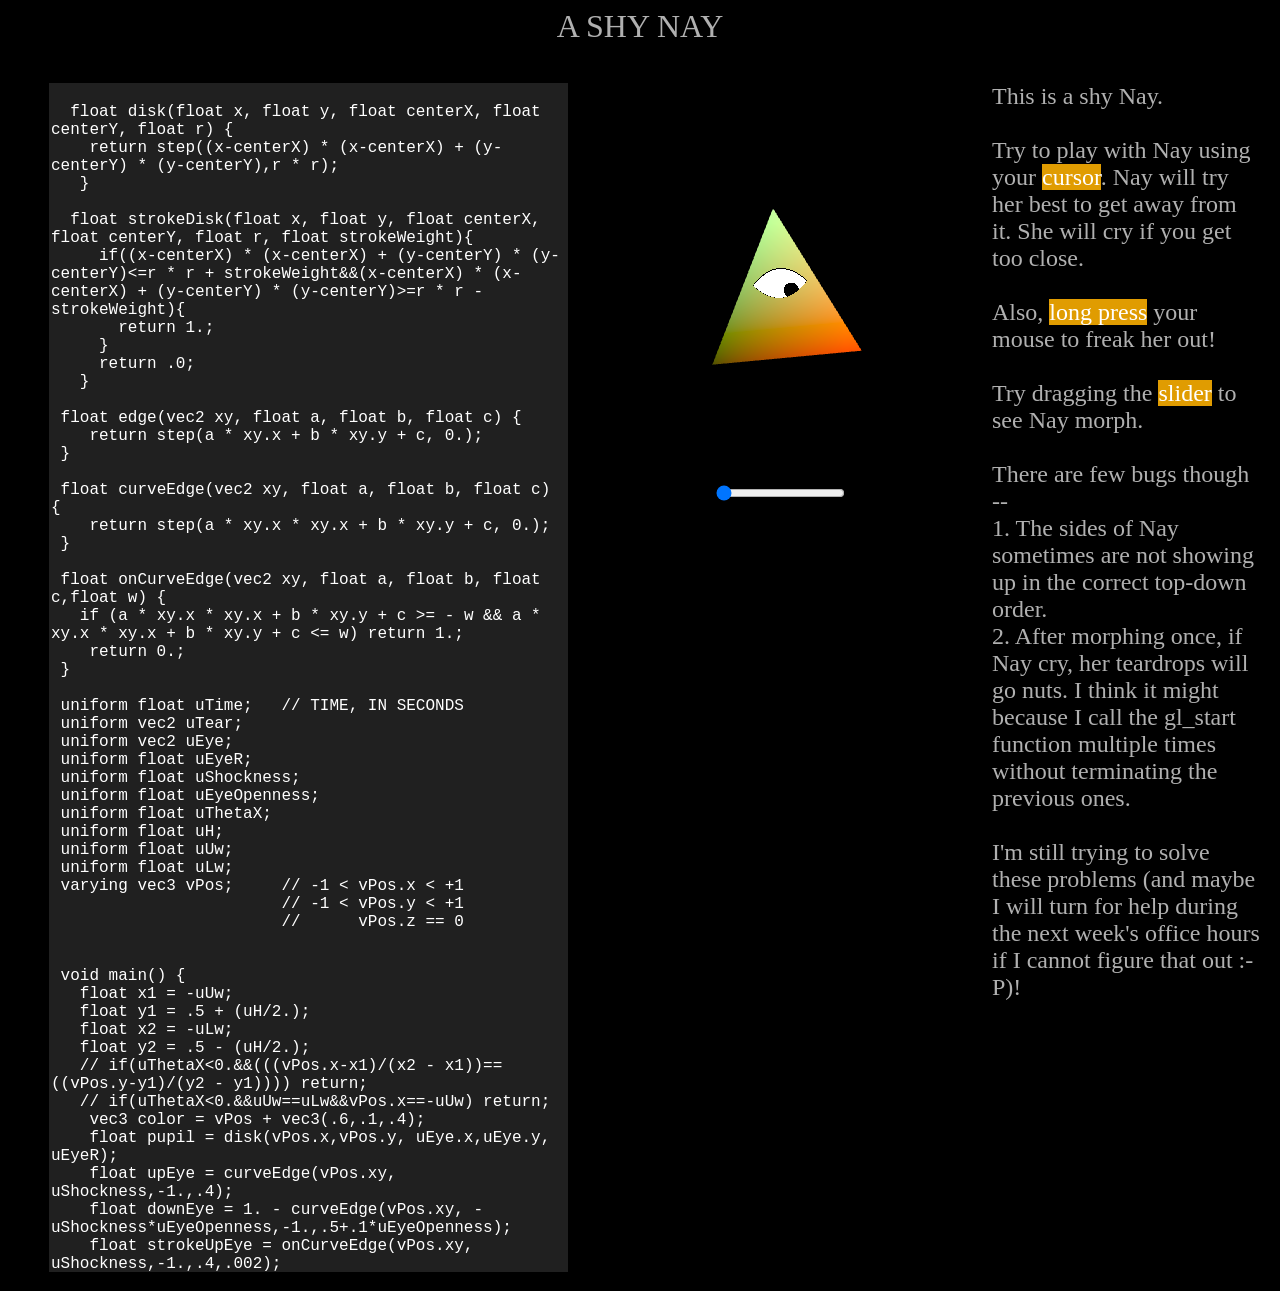
<file: gallery/cg/hw4/index.html>
<script src="../embed.js?v=4"></script>
<script src="lib3.js?v=4"></script>

<body bgcolor=black text=white link=white alink=white vlink=white>
<center>
<canvas id='canvas1' onmousemove="showCoords(event)"  onmousedown="shrink(event)" onmouseup="enlarge()" width=400 height=400></canvas>

<br>
<input type=range min=1 max=100 value=0 class=slider id=slider1>

<!-- <template name="myTemplate>
<input id="slider" type="range" min="50" max="100" step="10"  value="50">
<output id="output"></output>
</template> -->

</center>
</body>

<!!-------- VERTEX SHADER: YOU PROBABLY DON'T WANT TO CHANGE THIS RIGHT NOW -------->

<script id='my_vertex_shader' type='x-shader/x-vertex'>
   uniform mat4 uMat;
   attribute vec3 aPos;
   varying   vec3 vPos;
   void main() {
      gl_Position = uMat * vec4(aPos, 1.);
      vPos = aPos;
   }
</script>

<!!-------- FRAGMENT SHADER: THIS IS WHERE YOU WILL DO YOUR WORK -------->

<script id='my_fragment_shader' type='x-shader/x-fragment'>

  float disk(float x, float y, float centerX, float centerY, float r) {
    return step((x-centerX) * (x-centerX) + (y-centerY) * (y-centerY),r * r);
   }

  float strokeDisk(float x, float y, float centerX, float centerY, float r, float strokeWeight){
     if((x-centerX) * (x-centerX) + (y-centerY) * (y-centerY)<=r * r + strokeWeight&&(x-centerX) * (x-centerX) + (y-centerY) * (y-centerY)>=r * r - strokeWeight){
       return 1.;
     }
     return .0;
   }

 float edge(vec2 xy, float a, float b, float c) {
    return step(a * xy.x + b * xy.y + c, 0.);
 }

 float curveEdge(vec2 xy, float a, float b, float c) {
    return step(a * xy.x * xy.x + b * xy.y + c, 0.);
 }

 float onCurveEdge(vec2 xy, float a, float b, float c,float w) {
   if (a * xy.x * xy.x + b * xy.y + c >= - w && a * xy.x * xy.x + b * xy.y + c <= w) return 1.;
    return 0.;
 }

 uniform float uTime;   // TIME, IN SECONDS
 uniform vec2 uTear;
 uniform vec2 uEye;
 uniform float uEyeR;
 uniform float uShockness;
 uniform float uEyeOpenness;
 uniform float uThetaX;
 uniform float uH;
 uniform float uUw;
 uniform float uLw;
 varying vec3 vPos;     // -1 < vPos.x < +1
                        // -1 < vPos.y < +1
                        //      vPos.z == 0


 void main() {
   float x1 = -uUw;
   float y1 = .5 + (uH/2.);
   float x2 = -uLw;
   float y2 = .5 - (uH/2.);
   // if(uThetaX<0.&&(((vPos.x-x1)/(x2 - x1))==((vPos.y-y1)/(y2 - y1)))) return;
   // if(uThetaX<0.&&uUw==uLw&&vPos.x==-uUw) return;
    vec3 color = vPos + vec3(.6,.1,.4);
    float pupil = disk(vPos.x,vPos.y, uEye.x,uEye.y, uEyeR);
    float upEye = curveEdge(vPos.xy, uShockness,-1.,.4);
    float downEye = 1. - curveEdge(vPos.xy, -uShockness*uEyeOpenness,-1.,.5+.1*uEyeOpenness);
    float strokeUpEye = onCurveEdge(vPos.xy, uShockness,-1.,.4,.002);
    float strokeDownEye = onCurveEdge(vPos.xy, -uShockness*uEyeOpenness,-1.,.5+.1*uEyeOpenness,.007);
    if(vPos.z< 0.){
      color = mix(color,vec3(1.,1.,1.),upEye*downEye);
      color = mix(color,vec3(.0,.0,.0),pupil*upEye*downEye);
      color = mix(color,vec3(0.,0.,0.),strokeUpEye*upEye*downEye);
      color = mix(color,vec3(0.,0.,0.),strokeDownEye*upEye*downEye);
      if(uEyeOpenness<-.5||uTear.y>-.05){
        float tear = disk(vPos.x*1.5,vPos.y,uTear.x,uTear.y,.05);
        color = mix(color,vec3(.0,.0,1.),tear);
      }
    }
    gl_FragColor = vec4(sqrt(color), 1.0);
 }</script>

<!!-------- CREATE A PROPERLY DESCRIPTIVE TITLE BELOW -------->

<script id='my_title' type='text/html'>
A SHY NAY
</script>

<!!-------- HERE IS WHERE YOU CAN PROVIDE A LONGER TEXT DESCRIPTION -------->

<script id='my_instructions' type='text/html'><font color=#b0b0b0>
  This is a shy Nay.<br><br>
  Try to play with Nay using your <span style="background-color: #E09C01"><font color="white">cursor</font></span>. Nay will try her best to get away from it. She will cry if you get too close.<br><br>
  Also, <span style="background-color: #E09C01"><font color="white">long press</font></span> your mouse to freak her out!<br><br>
  Try dragging the <span style="background-color: #E09C01"><font color="white">slider</font></span> to see Nay morph.<br><br>
  There are few bugs though -- <br>
  1. The sides of Nay sometimes are not showing up in the correct top-down order.<br>
  2. After morphing once, if Nay cry, her teardrops will go nuts. I think it might because I call the gl_start function multiple times without terminating the previous ones.<br><br>
  I'm still trying to solve these problems (and maybe I will turn for help during the next week's office hours if I cannot figure that out :-P)!
</script>

<!!-------- YOU PROBABLY DON'T WANT TO CHANGE ANYTHING BELOW FOR NOW -------->

<script>

// CREATE THE HTML DOCUMENT


let vs = my_vertex_shader.innerHTML,
    fs = my_fragment_shader.innerHTML;
    fs = fs.substring(1, fs.length);

document.body.innerHTML = [''
   ,'<center><font size=6 color=#b0b0b0>' + my_title.innerHTML + '</center>'
   ,'<TABLE cellspacing=0 cellpadding=0><TR>'
   ,'<td width=50></td><td><font color=red size=5><div id=errorMessage>&nbsp;</div></font></td>'
   ,'</TR><TR>'
   ,'<table cellspacing=10>'
   ,'<tr>'
   ,'<td valign=top><font size=2 color=red><div id=errorMarker>&nbsp;</div></font></td>'
   ,'<td valign=top>'
   ,'<textArea id=textArea spellcheck=false '
   ,'style="font:16px courier;outline-width:0;border-style:none;resize:none;overflow:scroll;"'
   ,'></textArea>'
   ,'</td><td valign=top>' + document.body.innerHTML + '</td>'
   ,'<td valign=top><font size=5>' + my_instructions.innerHTML + '</td>'
   ,'</tr></table>'
   ,'</TR></TABLE>'
   ].join('');

// SET UP THE EDITABLE TEXT AREA ON THE LEFT SIDE.



let text = fs.split('\n'), cols = 0;
for (let i = 0 ; i < text.length ; i++)
   cols = Math.max(cols, text[i].length);

textArea.rows = text.length;
textArea.cols = 50;
textArea.value = fs;
textArea.style.backgroundColor = '#202020';
textArea.style.color = 'white';

// REPARSE THE SHADER PROGRAM AFTER EVERY KEYSTROKE.

textArea.onkeyup = function() { canvas1.setShaders(vs, this.value); }

// SET THE CURRENT TIME IN SECONDS BEFORE RENDERING EACH FRAME.

let startTime = Date.now();
let prevTime = startTime, rate = 1;
let x = 0;
let y = .5;
let mx = 500;
let my = 500;
let pmx = 500;
let pmy = 500;
let tsize = .75;
let size = .75;
let mouseDown = false;
let tearX = 0.;
let tearY = -.1;
let tEyeOpenness = 1;
let eyeOpenness = 1;
let shockness = 3;
let cry = false;
let thetaX = 0;
let thetaY = 0;
let eyeX = 0;
let eyeY = .5;
let eyeR = .05;
// In the gallery Nay walks after the mouse. While she is walking the page says so: she stops dodging,
// comes back to the middle of her frame and faces where she is going.
let walking = false;
// ...and when she is watching something on the page (the zine's turning pages), where her pupil should sit
let look = null;
window.addEventListener('message', function(e) {
  if (e.origin !== location.origin || !e.data) return;
  if (typeof e.data.kwWalking === 'boolean') walking = e.data.kwWalking;
  if ('kwLook' in e.data) look = e.data.kwLook;
});


// THIS METHOD GETS CALLED WHENEVER USER ADJUSTS THE SLIDER.

slider1.oninput = function() {
   rate = this.value / 100;
   gl_start(canvas1, vs, fs);
}
function showCoords(event) {
  let r = canvas1.getBoundingClientRect();
  mx = -1 + 2 * (event.clientX - r.left) / r.width;
  my = -1 + 2 * (event.clientY - r.top) / r.height;
}

// Is a press on Nay herself? Her body is drawn as a triangle strip: test the press against each of its
// triangles, where the last frame drew them.
function onNay(event) {
  let r = canvas1.getBoundingClientRect();
  let px = -1 + 2 * (event.clientX - r.left) / r.width, py = 1 - 2 * (event.clientY - r.top) / r.height;
  let m = matrix.getValue(), mesh = canvas1.mesh || vertices, p = [];
  for (let i = 0; i < mesh.length; i += 3)
    p.push([m[0]*mesh[i] + m[4]*mesh[i+1] + m[8]*mesh[i+2] + m[12],
            m[1]*mesh[i] + m[5]*mesh[i+1] + m[9]*mesh[i+2] + m[13]]);
  let side = (a, b) => (b[0]-a[0])*(py-a[1]) - (b[1]-a[1])*(px-a[0]);
  for (let i = 0; i + 2 < p.length; i++) {
    let a = p[i], b = p[i+1], c = p[i+2];
    if (Math.abs((b[0]-a[0])*(c[1]-a[1]) - (b[1]-a[1])*(c[0]-a[0])) < 1e-6) continue;   // a strip's flat joins
    let s1 = side(a, b), s2 = side(b, c), s3 = side(c, a);
    if ((s1 >= 0 && s2 >= 0 && s3 >= 0) || (s1 <= 0 && s2 <= 0 && s3 <= 0)) return true;
  }
  return false;
}

function shrink(event){
  // in the gallery only a press on her frightens her, not one beside her
  if(window.KW_FOLLOW && event && !onNay(event)) return;
  tsize = .6;
  cry = true;
  mouseDown = true;
}

function enlarge(){
  tsize = .75;
  cry = false;
  mouseDown = false;
}

function animate(gl) {
      let ah = 1*(1.-.3*rate);
      let alw = .5*(1.-.3*rate);
      let auw = alw*rate;
      vertices = [
       -auw,.5+(ah/2),auw, -alw,.5-(ah/2),alw, auw,.5+(ah/2),auw,
       alw,.5-(ah/2),alw, auw,.5+(ah/2),-auw, alw,.5-(ah/2),-alw,
       -auw,.5+(ah/2),-auw, -alw,.5-(ah/2),-alw, -auw,.5+(ah/2),auw, -alw,.5-(ah/2),alw,
       -alw,.5-(ah/2),alw, -auw,.5+(ah/2),-auw,
       -auw,.5+(ah/2),-auw, -auw,.5+(ah/2),auw, auw,.5+(ah/2),-auw, auw,.5+(ah/2),auw,
      ];

   let time = (Date.now() - startTime) / 1000;
   // VARY ROTATION RATE, DEPENDING ON SLIDER VALUE.
   if(cry == true){
     if(mouseDown==false) tEyeOpenness = -.9;
     if(tearY>-.05){
       tearY += .1*(-.1 - tearY);
     } else{
       tearY = .35;
     }
   } else{
     tEyeOpenness = 1.;
     tearY += .1*(-.1 - tearY);
   }
   // SET A UNIFORM OF TYPE float.

   setUniform('1f', 'uTime', time);
   setUniform('1f', 'uShockness', shockness);
   setUniform('1f', 'uEyeR', eyeR);
   eyeOpenness += .5*(tEyeOpenness - eyeOpenness);

   setUniform('1f', 'uEyeOpenness', eyeOpenness);
   setUniform('2fv','uTear',[tearX,tearY]);
   setUniform('Matrix4fv', 'uM', false, [
      .025,.025,.1,0.,  .5,.5,.2,0.,  0.,0.,0.,0.,  1,1,1,0,
      .0  ,.02 ,.0,0.,  .0,.5,.0,0.,  0.,0.,0.,0.,  0,1,0,0
   ]);

   matrix.identity();
   if(mouseDown==true){
       shockness = 8;
       tEyeOpenness = 1.;
       eyeX = 0;
       eyeY = .5;
       eyeR = .03;
       matrix.translate(x+.15*(Math.random()-.5), -y+.15*(Math.random()-.5), 0);
   }else if(mouseDown==false){
      shockness = 3;
      eyeR = .05;
      matrix.translate(x, -y, 0);
   }
   if(walking){
     x += .15*(0 - x);
     y += .15*(.5 - y);
     if(mouseDown==false) cry = false;
   }else if(Math.sqrt((x-mx)*(x-mx)+(y-my-.5)*(y-my-.5))<.8){
     if(Math.sqrt((x-mx)*(x-mx)+(y-my-.5)*(y-my-.5))<.3) cry = true;
     if(mx>x){
       if(x>-.5) x-=.6*Math.min(Math.abs(mx-pmx),.2);
     } else {
       if(x<.5) x+= .6*Math.min(Math.abs(mx-pmx),.2);
     }
     if(my>y-.5){
       if(y-.5>-.5) y-=.6*Math.min(Math.abs(my-pmy),.2);
     } else {
       if(y-.5<.5) y+= .6*Math.min(Math.abs(my-pmy),.2);
     }
   }else if(mouseDown==false){
     cry = false;
   }
   // In the gallery she turns toward the mouse while it is a bit far (walking after it, or watching it);
   // once it comes close she turns away, shyly, as she always has.
   let far = walking || Math.sqrt((x-mx)*(x-mx)+(y-my-.5)*(y-my-.5)) >= .8;
   let toward = window.KW_FOLLOW && far;
   let turn = toward ? (mx-x) : (x-mx);
   let tilt = toward ? -(y-my-.5) : (y-my-.5);
   if(mx<=1&&my<=1){
     thetaX += .1*(turn-thetaX);
     thetaY += .1*(tilt-thetaY);
   }
   matrix.rotateY(-thetaX);
   matrix.rotateX(-.5*thetaY);
   matrix.rotateZ(.1*Math.sin(time));
   size += .5*(tsize-size);
   matrix.scale(size, size, size);
   setUniform('Matrix4fv', 'uMat', false, matrix.getValue());

     if(look){
       // watching something: glide the pupil to it (-1..1 maps across her eye, left to right; up to down).
       // It may go further than the mouse ever takes it, right into the corner of her eye (.11), for a sideways look.
       eyeX += .25*(.11*look[0] - eyeX);
       eyeY += .25*(.5 - .05*look[1] - eyeY);
     }else if(mx<x){
       if(eyeX>-.07)eyeX-=.05*Math.min(Math.abs(mx-x),.2);
     }else if(mx>x){
       if(eyeX<.07)eyeX+=.05*Math.min(Math.abs(mx-x),.2);
     }
     if(!look && my>y-.5){
       if(eyeY>.45)eyeY-=.03*Math.min(Math.abs(my-y),.2);
     }else if(!look && my<y-.5){
       if(eyeY<.55)eyeY+=.03*Math.min(Math.abs(my-y),.2);
     }

   setUniform('2fv','uEye',[eyeX,eyeY]);
   setUniform('1f','uThetaX',thetaX);
   setUniform('1f','uH',ah);
   setUniform('1f','uUw',auw);
   setUniform('1f','uLw',alw);
   pmx = mx;
   pmy = my;
}

// HERE I AM PARTLY DEFINING A NEW OBJECT CLASS OF TYPE MATRIX.

function Matrix() {
   this.identity = function() {
      value = [1,0,0,0, 0,1,0,0, 0,0,1,0, 0,0,0,1];
      return this;
   }
   this.translate = function(x, y, z) {
      let m = [1,0,0,0, 0,1,0,0, 0,0,1,0, x,y,z,1]; // (1) CREATE TRANSLATION MATRIX.
      value = multiply(m, value);                   // (2) MULTIPLY TO CHANGE OBJECT value.
      return this;
   }
   this.rotateX = function(theta) {
      // YOU NEED TO IMPLEMENT ROTATION ABOUT X HERE
   let m = [1,0,0,0, 0,Math.cos(theta),Math.sin(theta),0, 0,-Math.sin(theta),Math.cos(theta),0, 0,0,0,1];
   value = multiply(m, value);
      return this;
   }

   this.rotateY = function(theta) {
     let m = [Math.cos(theta),0,-Math.sin(theta),0, 0,1,0,0, Math.sin(theta),0,Math.cos(theta),0, 0,0,0,1];
     value = multiply(m, value);
      return this;
   }

   this.rotateZ = function(theta) {
     let m = [Math.cos(theta),Math.sin(theta),0,0, -Math.sin(theta),Math.cos(theta),0,0, 0,0,1,0, 0,0,0,1];
     value = multiply(m, value);
      return this;
   }

   this.scale = function(x, y, z) {
     let m = [x,0,0,0, 0,y,0,0, 0,0,z,0, 0,0,0,1]; // (1) CREATE TRANSLATION MATRIX.
     value = multiply(m, value);                   // (2) MULTIPLY TO CHANGE OBJECT value.
      return value;
   }
   // GET THE CURRENT STATE OF THE Matrix OBJECT.

   this.getValue = function() {
      return value;
   }

   let value = [1,0,0,0, 0,1,0,0, 0,0,1,0, 0,0,0,1]; // INTERNAL VALUE IS 16 NUMBERS.
   let multiply = function(a, b) {
      let c = [0,0,0,0, 0,0,0,0, 0,0,0,0, 0,0,0,0];
      for(let i = 0; i < 4; i ++ ){
        for(let j = 0; j < 4; j ++){
          for(let k = 0; k < 4; k ++) {
            c[i + 4*j] += a[i + 4*k]*b[4*j + k];
          }
        }
      }
      return c; // RETURN THE RESULT OF a x b. c SHOULD BE AN ARRAY OF 16 NUMBERS.
   }
}

// CREATE AN INSTANCE OF A MATRIX OBJECT.

let matrix = new Matrix();

// START EVERYTHING.
gl_start(canvas1, vs, fs);

</script>
</file>
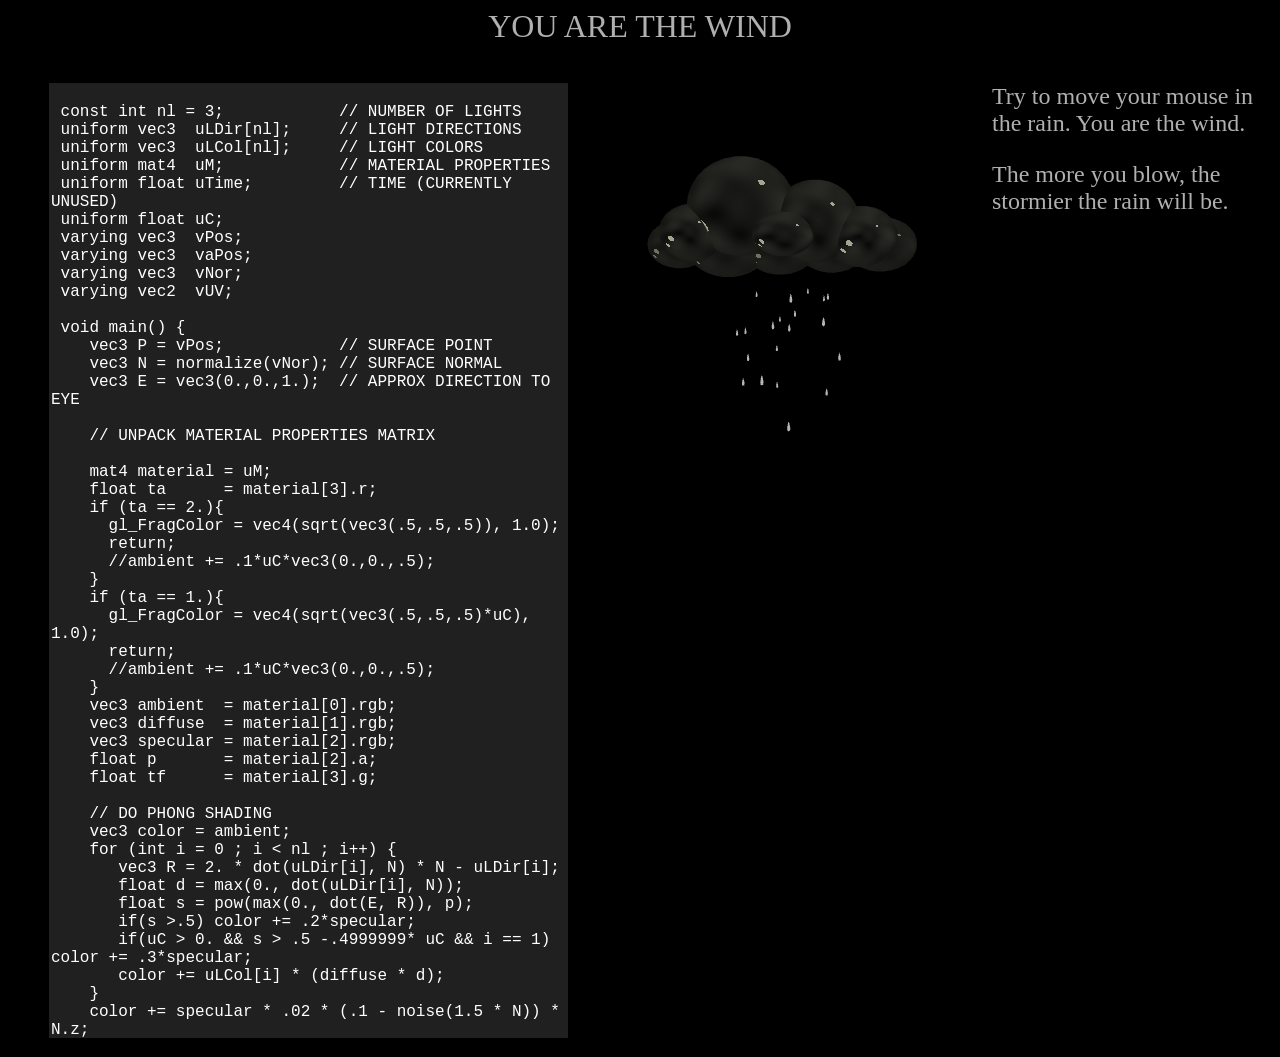
<file: gallery/cg/hw8/index.html>
<script src="../embed.js"></script>
<script src="lib7.js?v=3"></script>

<body bgcolor=black text=white link=white alink=white vlink=white>
<center>
<canvas id='canvas1' width=400 height=400></canvas>

<br>


</center>
</body>

<!!-------- VERTEX SHADER: YOU PROBABLY DON'T WANT TO CHANGE THIS RIGHT NOW -------->

<script id='my_vertex_shader' type='x-shader/x-vertex'>
   attribute vec3 aPos;
   attribute vec3 aNor;
   attribute vec2 aUV;
   uniform   mat4 uPMat;
   uniform   mat4 uMatF;
   uniform   mat4 uMatI;
   varying   vec3 vaPos;
   varying   vec3 vPos;
   varying   vec3 vNor;
   varying   vec2 vUV;
   void main() {
      vec4 pos = uPMat * uMatF * vec4(aPos, 1.);
      vec4 nor = vec4(aNor, 0.) * uMatI;
      gl_Position = pos * vec4(1.,1.,1./10.,1.);
      vaPos = aPos;
      vPos = pos.xyz;
      vNor = nor.xyz;
      vUV  = aUV;
   }
</script>

<!!-------- FRAGMENT SHADER: THIS IS WHERE YOU WILL DO YOUR WORK -------->

<script id='my_fragment_shader' type='x-shader/x-fragment'>

 const int nl = 3;            // NUMBER OF LIGHTS
 uniform vec3  uLDir[nl];     // LIGHT DIRECTIONS
 uniform vec3  uLCol[nl];     // LIGHT COLORS
 uniform mat4  uM;            // MATERIAL PROPERTIES
 uniform float uTime;         // TIME (CURRENTLY UNUSED)
 uniform float uC;
 varying vec3  vPos;
 varying vec3  vaPos;
 varying vec3  vNor;
 varying vec2  vUV;

 void main() {
    vec3 P = vPos;            // SURFACE POINT
    vec3 N = normalize(vNor); // SURFACE NORMAL
    vec3 E = vec3(0.,0.,1.);  // APPROX DIRECTION TO EYE

    // UNPACK MATERIAL PROPERTIES MATRIX

    mat4 material = uM;
    float ta      = material[3].r;
    if (ta == 2.){
      gl_FragColor = vec4(sqrt(vec3(.5,.5,.5)), 1.0);
      return;
      //ambient += .1*uC*vec3(0.,0.,.5);
    }
    if (ta == 1.){
      gl_FragColor = vec4(sqrt(vec3(.5,.5,.5)*uC), 1.0);
      return;
      //ambient += .1*uC*vec3(0.,0.,.5);
    }
    vec3 ambient  = material[0].rgb;
    vec3 diffuse  = material[1].rgb;
    vec3 specular = material[2].rgb;
    float p       = material[2].a;
    float tf      = material[3].g;

    // DO PHONG SHADING
    vec3 color = ambient;
    for (int i = 0 ; i < nl ; i++) {
       vec3 R = 2. * dot(uLDir[i], N) * N - uLDir[i];
       float d = max(0., dot(uLDir[i], N));
       float s = pow(max(0., dot(E, R)), p);
       if(s >.5) color += .2*specular;
       if(uC > 0. && s > .5 -.4999999* uC && i == 1) color += .3*specular;
       color += uLCol[i] * (diffuse * d);
    }
    color += specular * .02 * (.1 - noise(1.5 * N)) * N.z;


    gl_FragColor = vec4(sqrt(color), 1.0);
 }</script>

<!!-------- A PROPERLY DESCRIPTIVE TITLE -------->

<script id='my_title' type='text/html'>
YOU ARE THE WIND
</script>

<!!-------- A LONGER TEXT DESCRIPTION -------->

<script id='my_instructions' type='text/html'><font color=#b0b0b0>
<p>
Try to move your mouse in the rain. You are the wind.
<p>
The more you blow, the stormier the rain will be.
<p>
</script>

<script>

// CREATE THE HTML DOCUMENT

let vs = my_vertex_shader.innerHTML,
    fs = my_fragment_shader.innerHTML;
    fs = fs.substring(1, fs.length);

document.body.innerHTML = [''
   ,'<center><font size=6 color=#b0b0b0>' + my_title.innerHTML + '</center>'
   ,'<TABLE cellspacing=0 cellpadding=0><TR>'
   ,'<td width=50></td><td><font color=red size=5><div id=errorMessage>&nbsp;</div></font></td>'
   ,'</TR><TR>'
   ,'<table cellspacing=10>'
   ,'<tr>'
   ,'<td valign=top><font size=2 color=red><div id=errorMarker>&nbsp;</div></font></td>'
   ,'<td valign=top>'
   ,'<textArea id=textArea spellcheck=false '
   ,'style="font:16px courier;outline-width:0;border-style:none;resize:none;overflow:scroll;"'
   ,'></textArea>'
   ,'</td><td valign=top>' + document.body.innerHTML + '</td>'
   ,'<td valign=top><font size=5>' + my_instructions.innerHTML + '</td>'
   ,'</tr></table>'
   ,'</TR></TABLE>'
   ].join('');

// SET UP THE EDITABLE TEXT AREA ON THE LEFT SIDE.

let text = fs.split('\n'), cols = 0;
for (let i = 0 ; i < text.length ; i++)
   cols = Math.max(cols, text[i].length);

textArea.rows = text.length;
textArea.cols = 50;
textArea.value = fs;
textArea.style.backgroundColor = '#202020';
textArea.style.color = 'white';

// REPARSE THE SHADER PROGRAM AFTER EVERY KEYSTROKE.

textArea.onkeyup = function() { canvas1.setShaders(vs, this.value); }

// USEFUL ANIMATION VARIABLES.

let startTime = Date.now(), prevTime = startTime, rate = 1, theta = 0;


let gold          = phong([.1,.03,0], [.12,.05,0], [1,.5,0], 10);
let red_plastic   = phong([.1,.1,.1], [.0,0,0], [.2,.2,.2], 40, 1);
let green_plastic = phong([0,.1,0], [0,.5,0], [1,1,1], 20);
let blue_plastic  = phong([0,.05,.1], [0,.25,.5], [1,1,1], 20);
let white_plastic = phong([.1,.1,.1], [.5,.5,.5], [1,1,1], 20);
let white_2D      = phong([.1,.1,.1], [.5,.5,.5], [1,1,1], 20,2);
let white_gold    = phong([.01,.01,.008], [0,0,0], [2,2,1.6], 40);
let cloud_under   = phong([.01,.01,.008], [0,0,0], [.9,.9,.72], 40);   // the cloud's underside: dimmer highlights, so it stays dark
let steel         = phong([.02,.02,.02], [.02,.02,.02], [1,1,1], 10);
let brass         = phong([.02,.012,0], [.02,.012,0], [1,.6,0], 10);

// DEFINE ANIMATION CALLBACK, WHICH WILL GET CALLED AT EVERY FRAME.

let time = 0;
let rainCount = 0;
let interval = 3;
let timeCount = 0;

function animate() {

   time = (Date.now() - startTime) / 1000;
   prevTime = time;

   // SET TIME IN THE GPU.

   setUniform('1f', 'uTime', time);
   setUniform('1f', 'uC', flash);

   // SET LIGHTS IN THE GPU.

   setUniform('3fv', 'uLDir', [ .57,.57,.57, -.57,-.57,-.57, -.8,-.6,0 ]);
   setUniform('3fv', 'uLCol', [ 1,1,1,        .25,.2,.15,     .2,.18,.16 ]);

   // SET PERPECTIVE MATRIX.

   setUniform('Matrix4fv', 'uPMat', false, perspectiveMatrix);

   // ANIMATE THE TEST OBJECT.


   // DRAW EVERYTHING.

   root.identity()

   for(let n = 0; n < rainNum; n ++){
     // drops near the cursor's height get blown along with the mouse's movement
     if(rainY[n] >= y0 - range && rainY[n] <= y0 + range && Math.abs(windX) > .002){
       rainSX[n] = Math.max(-3, Math.min(3, rainSX[n] + 60 * windX));
     }
       root.child(n).translate(rainSX[n],0,rainS[n]);
       rainX[n] += rainSX[n];
       rainY[n] -= rainS[n]*rainR[n];
       if(rainY[n] < -1) {
         let spawnY = RAIN_TOP - .08 * Math.random();   // just under the cloud
         root.child(n).translate(rainI[n] - rainX[n], 0, -(spawnY - rainY[n]) / rainR[n]);
         rainX[n] = rainI[n];
         rainSX[n] = 0;
         rainY[n] = spawnY;
       }
        if(rainY[n] < -.7 && (rainX[n] < -.6 || rainX[n] > .6)){
          rainCount ++;
        }
        timeCount ++;
        if(timeCount == interval) {
          timeCount = 0;
          rainCount = 0;
        }
   }
   windX *= .85;   // the wind dies down once the mouse stops

   // the more rain you blow around, the stormier it gets; a strong storm flickers the lightning
   let blown = 0;
   for (let n = 0; n < rainNum; n++) if (Math.abs(rainSX[n]) > 1) blown++;
   storm = .92 * storm + .08 * blown;
   flash = storm > 2.5 && Math.random() < .35 ? 2 : 0;
   // each puff breathes gently, out of step with its neighbours
   for (let i = 0; i < puffs.length; i++) {
     let p = puffs[i], s = 1 + .11 * Math.sin(2 * (time + i + 1));
     cloud.child(i).identity();
     cloud.child(i).translate(p[0], p[1], p[2]);
     cloud.child(i).scale(s * p[3], s * p[4], s * p[5]);
   }
   root.draw();

}


let perspectiveMatrix = createPerspectiveMatrix(3);
let matrix = new Matrix();
let root = new Object();
let rainNum = 20;
let RAIN_TOP = -.02;   // highest point a raindrop starts from: just under the cloud's base
let rainI = [];
let rainX = [];
let rainY = [];
let rainZ = [];
let rainR = [];
let rainS = [];
let rainSX = [];
let range = .15;

let rainDrop = createTriangleMesh(uvToLathe, 5, 5,
   [
   [0,.3, .45,.55,.65, .42,0], // r
   [-1.9, -.79, .79,.8]     // z
   ]
);

for (let n = 0 ; n < rainNum ; n++) {
   rainI[n] = -.3 + .6*Math.random();
   rainX[n] = rainI[n];
   rainY[n] = RAIN_TOP - .62 * Math.random();
   rainZ[n] = .5 -  Math.random();
   rainR[n] = .01 + .01*Math.random();
   rainS[n] = 1. + 2*Math.random();
   rainSX[n] = 0;
}

for (let n = 0 ; n < rainNum ; n++) {
   root.add(rainDrop, white_2D)
       .translate(rainX[n], rainY[n], rainZ[n]-.3)
       .scale(rainR[n],1.2*rainR[n],rainR[n])
       .rotateX(Math.PI/2)
}

// the cloud is built from puffs: center x, y, z, then radii x, y, z
let puffs = [
   [-.375, -.276, .32,   .15, .12, .2 ],   // the top
   [-.169, -.168, .4,    .26, .24, .2 ],
   [ .152, -.234, .4,    .19, .18, .2 ],
   [ .35,  -.3,   .4,    .14, .12, .2 ],
   [ .014, -.3,   .55,   .14, .1,  .1 ],
   [-.47,  -.32,  .2,    .15, .115, .15],  // the base, a row of smaller, darker puffs
   [-.24,  -.335, .22,   .17, .125, .17],
   [ .0,   -.34,  .22,   .18, .13,  .18],
   [ .24,  -.335, .22,   .17, .125, .17],
   [ .47,  -.32,  .2,    .15, .115, .15],
];

let cloud = root.add();
    cloud.translate(0,.5,0);
for (let i = 0; i < puffs.length; i++)
    cloud.add(sphere, i < 5 ? white_gold : cloud_under);
// CREATE A BRASS TACK AS A SURFACE OF REVOLUTION.

let thunder = cloud.add();
    thunder.scale(.1);
let thunder1 = cloud.add();
    thunder1.scale(.1);
let thunder2 = cloud.add();
    thunder2.scale(.1);
let thunder3 = cloud.add();
    thunder3.scale(.1);

  let tail = [
    [-3, -4, 0],
    [-2, -2.9, 0],
    [.5, -.25, 0],
    [ 0, .1, 0],
    [ 1.5, 2.25, 0],
    [1.15,2.5,0],
    [2,4,0],

  ];

  let tail1 = [
    [-5, 1, 0],
    [-2, 2.5, 0],
    [-1.5, 2.56, 0],
    [-.08, 3.25, 0],
    [1,3.8,0],

  ];
  let tail2 = [
    [-3, 0, 0],
    [-2, 1.5, 0],
    [-0.5, 2.56, 0],
    [-0.4, 3.25, 0],
    [2,5,0],

  ];

  for (let n = 0 ; n <= 200 ; n++) {   // SHOW PATH AS SMALL SPHERES.
         let p = evalCRSpline(tail, n/200);
         thunder.add(sphereSimple, red_plastic)
             .translate(p)
             .scale(.1*(100-Math.abs(n-100))/100);
                 }
  thunder.translate(0-1.5,-7.,1.);
  for (let n = 0 ; n <= 200 ; n++) {   // SHOW PATH AS SMALL SPHERES.
         let p = evalCRSpline(tail1, n/200);
         thunder1.add(sphereSimple, red_plastic)
             .translate(p)
             .scale(.06*(120-Math.abs(n-100))/100);
                 }
  thunder1.translate(6.7,-3.,1.);
  for (let n = 0 ; n <= 200 ; n++) {   // SHOW PATH AS SMALL SPHERES.
         let p = evalCRSpline(tail2, n/200);
         thunder2.add(sphereSimple, red_plastic)
             .translate(p)
             .scale(.1*Math.max(2, n-20)/100);
                 }
  thunder2.translate(0.0-1.5,-9.,-1.);
  for (let n = 0 ; n <= 200 ; n++) {   // SHOW PATH AS SMALL SPHERES.
         let p = evalCRSpline(tail1, n/200);
         thunder3.add(sphereSimple, red_plastic)
             .translate(p)
             .scale(.05*(150-Math.abs(n-100))/100);
                 }
  thunder3.translate(-1.0-1.5,-12.,-1.);
// SAMPLE A SPLINE PATH, PUT SMALL BLUE PLASTIC SPHERES ALONG THE PATH.

let path = sampleBezierPath( [-1,-1/3, 1/3, 1],  // X keys
                             [ 1,-1,   1  ,-1],  // Y keys
                             [ 1,-1,  -1  , 1],  // Z keys
			     60);                // number of samples



// SAMPLE A CATMULL ROM SPLINE PATH.



// SAMPLE A CIRCULAR PATH, INCLUDING A CROSS VECTOR AT EACH SAMPLE.

let createCircularPath = n => {
   let path = [];
   for (let i = 0 ; i <= n ; i++) {
      let theta = 2 * Math.PI * i / n;
      let c = Math.cos(theta);
      let s = Math.sin(theta);
      path.push([c,s,0, c,s,0]); // POSITION AND CROSS VECTOR
   }
   return path;
}


// CREATE A GOLD RING BY EXTRUDING A PROFILE ALONG A CIRCULAR PATH.

let createRingShape = function() {
   let a = .085, b = .04, c = .16,
       A  = .46, B = .6, C = .2;

   ringProfile = sampleBezierPath(
      [a,b,  0,0,0,  0,0,0,  b,a,c, c,a],
      [A,B,  B,A,C, -C,-A,-B,  -B,-A,-C, C,A],
      [0,0,0,0],
      20);
   return extrude(ringProfile, createCircularPath(50));
}

//test.add(createRingShape(), white_gold).scale(1,1,.28).scale(1.3);


// COMPUTE VIEW ROTATION ANGLES WHEN USER DRAGS MOUSE.

let rotX=0, rotY=0, x0 = 0, y0 = 0, windX = 0, storm = 0, flash = 0;

canvas1.onPress = (x, y) => {  }
canvas1.onMove  = (x, y) => {
                              windX = .6 * windX + .4 * (x - x0);   // smoothed horizontal mouse speed
                              x0 = x; y0 = y;
                             }

// START EVERYTHING.

gl_start(canvas1, vs, fs);

</script>
</file>
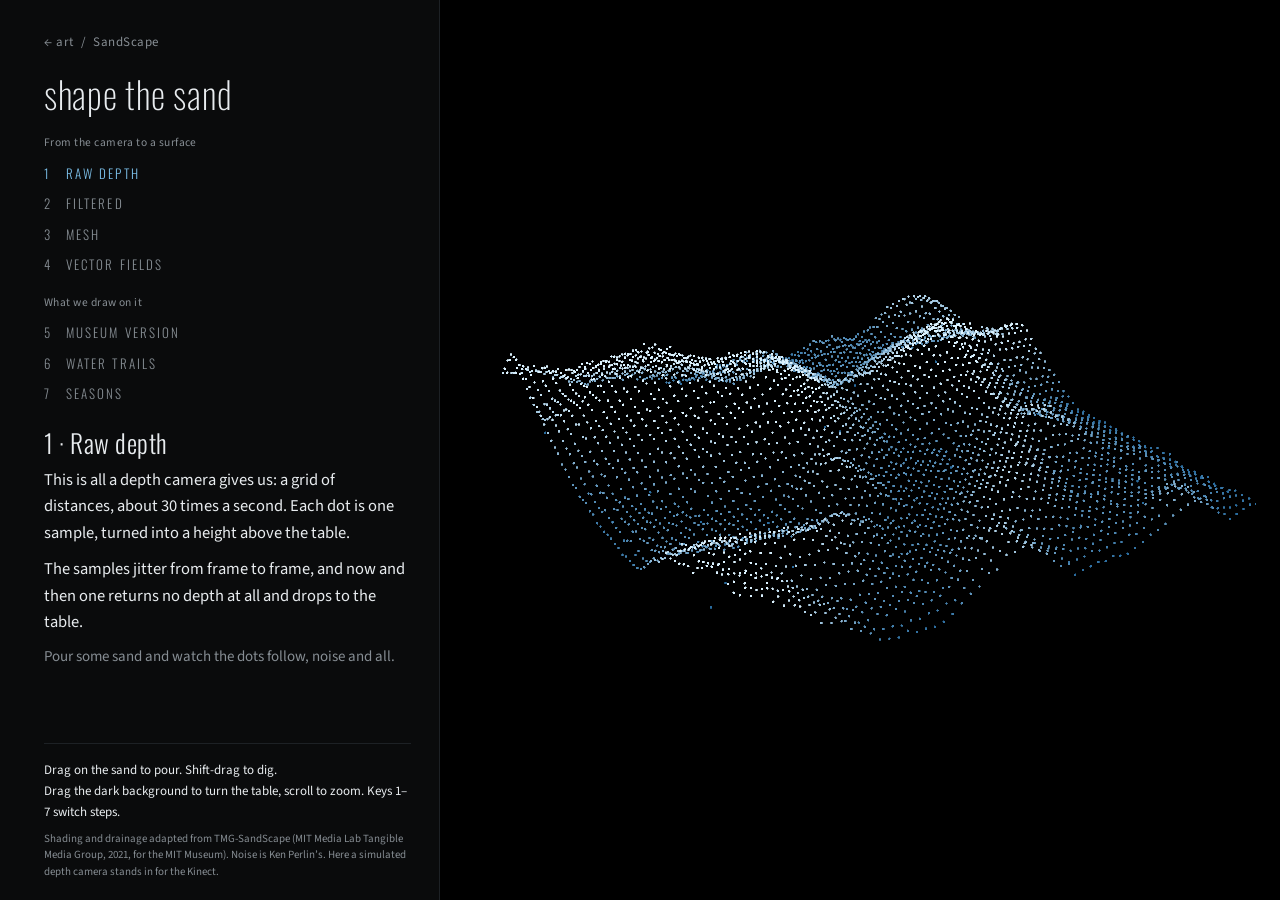
<file: gallery/sandscape/sim/index.html>
<!doctype html>
<html lang="en">
<meta charset="utf-8">
<meta name="viewport" content="width=device-width, initial-scale=1, viewport-fit=cover">
<meta name="description" content="SandScape web demo: shape a sand table in your browser and watch the water find its way, from depth camera to mesh to the MIT Museum version.">
<script>if (/[?&]embed\b/.test(location.search)) document.documentElement.classList.add("embed");</script>
<title>SandScape Web Demo</title>
<link rel="preconnect" href="https://fonts.googleapis.com">
<link rel="stylesheet" href="https://fonts.googleapis.com/css2?family=Oswald:wght@200;300;400&family=Source+Sans+3:wght@400;600&family=JetBrains+Mono:wght@400&display=swap">
<style>
/* Same manner as the Celestial Blossom recognizer: a quiet left column and one big surface. Black, because the sand table lives in a dark room. */
:root{
  --bg:#000; --side:#0a0b0c; --text:#e8ecef; --muted:#868d93; --line:#1d2125; --art:#7cc0ea; --art-deep:#3a8cc2;
  --heading:"Oswald","Helvetica Neue",Arial,sans-serif;
  --body:"Source Sans 3","Helvetica Neue",Arial,sans-serif;
  --side-w:440px;
  color-scheme:dark;
}
*{box-sizing:border-box}
html,body{height:100%}
body{margin:0;background:var(--bg);color:var(--text);font:16px/1.6 var(--body);
  padding-left:max(0px,env(safe-area-inset-left,0px));padding-right:max(0px,env(safe-area-inset-right,0px))}
.side{position:fixed;top:0;left:0;bottom:0;width:var(--side-w);padding:32px 28px 20px max(44px,env(safe-area-inset-left,0px));display:flex;flex-direction:column;overflow:hidden;background:var(--side);border-right:1px solid var(--line)}
.kicker{font-size:13px;color:var(--muted);letter-spacing:.04em}
.kicker .back{color:var(--muted);text-decoration:none}
.kicker .back:hover,.kicker .back:focus-visible{color:var(--text)}
h1{font:200 2.3rem/1.02 var(--heading);letter-spacing:.02em;margin:22px 0 22px;text-wrap:balance}
.modes{display:flex;flex-direction:column;gap:11px;align-items:flex-start}
.toggle{font:300 13px/1.5 var(--heading);letter-spacing:.16em;text-transform:uppercase;color:var(--muted);background:none;border:0;padding:0;cursor:pointer;text-align:left}
.toggle:hover{color:var(--text)}
.toggle[aria-pressed="true"]{color:var(--art)}
.toggle[aria-pressed="true"]::before{content:"— "}
.step .n{display:inline-block;width:22px;color:var(--muted);letter-spacing:0}
.step[aria-pressed="true"] .n{color:var(--art)}
.step[aria-pressed="true"]::before{content:none}
.grp{font-size:11.5px;color:var(--muted);letter-spacing:.04em;margin-top:8px}
.grp:first-child{margin-top:0}
button:focus-visible{outline:1px solid var(--art);outline-offset:4px}
.seasons{display:flex;gap:18px;margin:0 0 0 22px}
.seasons[hidden]{display:none}
.seasons .toggle{font-size:12px;letter-spacing:.14em}
.seasons .toggle[aria-pressed="true"]::before{content:none}
.seasons .toggle[aria-pressed="true"]{border-bottom:1px solid var(--art)}
.walk{margin-top:24px;flex:1;min-height:0;overflow-y:auto;display:flex;flex-direction:column;gap:10px;padding-right:4px}
.walk h2{font:300 1.6rem/1.15 var(--heading);letter-spacing:.02em;margin:0}
.walk p{margin:0;font-size:16.5px;line-height:1.6}
.walk p.muted{color:var(--muted);font-size:15px}
.walk h3{font:300 12.5px/1.4 var(--heading);letter-spacing:.16em;text-transform:uppercase;color:var(--muted);margin:12px 0 0}
.walk code{display:block;white-space:pre;overflow-x:auto;font:14px/1.55 "JetBrains Mono",ui-monospace,Menlo,monospace;color:var(--art);background:#111417;border:1px solid var(--line);border-radius:4px;padding:8px 10px}
.walk .dg{display:block;width:100%;height:auto}
.walk .key{font-size:14.5px;color:var(--muted)}
.walk .key b{font-weight:600}
.filter{display:flex;gap:16px;align-items:baseline;width:100%;margin-top:10px;padding-top:16px;border-top:1px solid var(--line)}
.filter .flabel{font:300 13px/1.5 var(--heading);letter-spacing:.16em;text-transform:uppercase;color:var(--text);margin-right:auto}
.filter .toggle[aria-pressed="true"]::before{content:none}
.filter .toggle[aria-pressed="true"]{border-bottom:1px solid var(--art)}
.foot{margin-top:auto;padding-top:16px;border-top:1px solid var(--line)}
.foot p{margin:0;font-size:13px;color:var(--text);line-height:1.6}
.side small{display:block;padding-top:8px;font-size:11px;color:var(--muted);line-height:1.5}
.wall{position:fixed;top:0;right:0;bottom:0;left:var(--side-w);padding:24px max(24px,env(safe-area-inset-right,0px)) 24px 24px}
.frame{position:relative;width:100%;height:100%}
.frame canvas{position:absolute;inset:0;display:block;width:100%;height:100%}
#gl{touch-action:none;cursor:crosshair}
#gl.orbiting{cursor:grabbing}
#overlay{pointer-events:none}
@media (max-width:760px){
  .side{position:static;width:auto;padding:28px max(16px,env(safe-area-inset-right,0px)) 16px max(16px,env(safe-area-inset-left,0px));border-right:0;border-bottom:1px solid var(--line);overflow:visible}
  h1{margin:20px 0 18px;font-size:2rem}
  .walk{margin-top:18px;overflow:visible}
  .foot{margin-top:18px}
  .side small{display:none}
  .wall{position:static;height:min(110vw,620px);padding:12px max(16px,env(safe-area-inset-right,0px)) 24px max(16px,env(safe-area-inset-left,0px))}
  html,body{height:auto}
}
/* ?embed: just the table (the museum version), for the art page */
html.embed .side{display:none}
html.embed,html.embed body{height:100%}
html.embed .wall{position:fixed;inset:0;height:auto;padding:0}
html.embed #gl{touch-action:pan-y}
</style>

<aside class="side">
  <!-- back to where the visitor came from on this site (the art page, by default) -->
  <span class="kicker"><a class="back" id="back" href="../../../gallery.html">&larr; art</a> &nbsp;/&nbsp; SandScape</span>
  <h1>shape the sand</h1>
  <div class="modes" id="modes">
    <span class="grp">From the camera to a surface</span>
    <button class="toggle step" data-mode="raw" aria-pressed="true"><span class="n">1</span>raw depth</button>
    <button class="toggle step" data-mode="filtered" aria-pressed="false"><span class="n">2</span>filtered</button>
    <button class="toggle step" data-mode="mesh" aria-pressed="false"><span class="n">3</span>mesh</button>
    <button class="toggle step" data-mode="slope" data-group="vec" aria-pressed="false"><span class="n">4</span>vector fields</button>
    <div class="seasons" id="vecs" hidden>
      <button class="toggle" data-vec="slope">slope</button>
      <button class="toggle" data-vec="wind">wind</button>
    </div>
    <span class="grp">What we draw on it</span>
    <button class="toggle step" data-mode="museum" aria-pressed="false"><span class="n">5</span>museum version</button>
    <button class="toggle step" data-mode="trails" aria-pressed="false"><span class="n">6</span>water trails</button>
    <button class="toggle step" data-mode="seasons" aria-pressed="false"><span class="n">7</span>seasons</button>
    <div class="seasons" id="seasons" hidden>
      <button class="toggle" data-season="0">spring</button>
      <button class="toggle" data-season="1">autumn</button>
      <button class="toggle" data-season="2">winter</button>
    </div>
  </div>
  <div class="walk">
    <h2 id="mTitle"></h2>
    <div id="mBody" style="display:flex;flex-direction:column;gap:10px"></div>
  </div>
  <div class="foot">
    <p>Drag on the sand to pour. Shift-drag to dig.<br>Drag the dark background to turn the table, scroll to zoom. Keys 1–7 switch steps.</p>
    <small>Shading and drainage adapted from TMG-SandScape (MIT Media Lab Tangible Media Group, 2021, for the MIT Museum). Noise is Ken Perlin’s. Here a simulated depth camera stands in for the Kinect.</small>
  </div>
</aside>

<main class="wall">
  <div class="frame" id="box">
    <canvas id="gl" aria-label="Sand table in 3D. Drag to pour sand, shift-drag to dig, drag the background to orbit."></canvas>
    <canvas id="overlay" aria-hidden="true"></canvas>
  </div>
</main>

<script>
// "← art" returns to the page the visitor came from when that page is on this site, so the art page keeps its
// place; arriving from elsewhere (a CV link, say), it simply opens the art page
(() => {
  const back = document.getElementById("back");
  let ref = null;
  try { ref = document.referrer ? new URL(document.referrer) : null; } catch (e) {}
  if (back && ref && ref.origin === location.origin && ref.pathname !== location.pathname && history.length > 1) {
    back.addEventListener("click", e => { e.preventDefault(); history.back(); });
  }
})();
</script>
<script>
(() => {
"use strict";
const EMBED = document.documentElement.classList.contains("embed");
const N = 128, W = 80, H = 16, S = W / (N - 1);
const WR = 512, PRES = 1024;              // water-trail and particle texture sizes

const sand = new Float32Array(N * N), meas = new Float32Array(N * N), tmp = new Float32Array(N * N), prev = new Float32Array(N * N);
const hgt = new Float32Array(N * N), delta = new Float32Array(N * N);
const pos = new Float32Array(N * N * 3), nor = new Float32Array(N * N * 3), dir = new Float32Array(N * N * 3), hTex = new Uint8Array(N * N);

const st = {
  mode: "museum", filter: true, brush: 6, slump: true, noise: true, ema: true, smoothRound: 7, smoothWeight: 5, cloud: 5,
  yaw: -2.13, pitch: 0.47, dist: 160,
  // seasons: transition from -> to, prog 0..1; snowF 0..1 is how far the snow reaches down from the peaks
  from: 2, to: 0, prog: 1, seasonClock: 0, snowF: 0, hmax: 8,
  pointer: { down: false, x: 0, y: 0, dig: false, orbit: false, lx: 0, ly: 0, inside: false, hit: null },
  t0: performance.now(),
  museumT0: performance.now(),
};
const idx = (i, j) => j * N + i;
const clamp = (x, a, b) => x < a ? a : x > b ? b : x;
const smooth = (a, b, x) => { const t = clamp((x - a) / (b - a), 0, 1); return t * t * (3 - 2 * t); };
function hash(i, j) { let h = (i * 374761393 + j * 668265263) | 0; h = (h ^ (h >>> 13)) * 1274126177 | 0; return ((h ^ (h >>> 16)) >>> 0) / 4294967295; }
function vnoise(x, y) { // smooth value noise for presets
  const xi = Math.floor(x), yi = Math.floor(y), fx = x - xi, fy = y - yi;
  const u = fx * fx * (3 - 2 * fx), v = fy * fy * (3 - 2 * fy);
  const a = hash(xi, yi), b = hash(xi + 1, yi), c = hash(xi, yi + 1), d = hash(xi + 1, yi + 1);
  return a + (b - a) * u + (c - a) * v + (a - b - c + d) * u * v;
}
function fbm(x, y) { return vnoise(x, y) * .55 + vnoise(x * 2.1, y * 2.1) * .3 + vnoise(x * 4.3, y * 4.3) * .15; }

// ---------------------------------------------------------------- presets
// The default table: a terrain sculpted by hand in the museum version, 128x128 heights, one byte each (0..255 = 0..H).
const DEFAULT_SAND = "[base64]/[base64]/[base64]/[base64]/[base64]/wsHAvry2r6iim5SOh4F6dXJvbGlnZGFfXFpXVFFOS0ZAOjUxMTEwMDAwMC8vLy8vMDEzNTg7QEZNU1phZ25ubWxqaWZkYV9cWldUUE1JREE8ODMvKSYmJycnKCgoKSkoJycmJicoKCgoKCgoKCcnJycnJiMfGxcTDwwIBACvtbzCwMC/vbmyq6Sel5GKhH98eHVzcG5raGZjYV5bWFVQSkQ+ODIxMDAwMC8vLy4uLi4vLzAyNTg9Q0pRV15kanFzc3FvbWtoZmNgXVpWUk5KRUI8ODMuKCYnJycnKCgoKSgnJycnJycnKCgoKCgoJycnJygmIh8bFxMQDAgEAKyyucDCwcG/u7Wup6GalI2IhYJ/[base64]/[base64]/[base64]/OjQuKSkpKSgnJiYnKCgpKSgpKSkqKioqKiknIx8bFxMQDAgEAJWZnJ6hoZ+dm5mXlZORj42LiYiGhYSDgoF/[base64]/[base64]/[base64]/f3l0b2lkX1tXU1FRUVFRUE5NS0lGQ0E+OzUuKyoqKiooJCAcGBQQDAgEAFtcX2FkZGJgXlxaWFZUUlBOTEtJSEdGRURDQUA+PTw7PD0/QUNFRkRCQkJBQUA+Ozc0MS4rKikoKCcnJyYmJiYmJiYmJiouMzc9QUdMUlheZGpvdnuCfnlzbmhlYF1aWFhXWFdXVVRST01KR0Q+NzErKiopKSckIBwYFBAMCAQAU1VYW11dXFpXVVNRT01LSUdGRENBQD8+PTw6OTg3NTU1Njg7PT8/[base64]/RUpRVlxiaG50eoCBe3dybmtoZmVlZWVlZGNhX11bV1FLRD02MCspKSknIx8bFxQQDAgEAEVISk1QT05MSkhFQ0E/PTs6ODc1NDMyMTAuLSwqKiwtLS4vMTQ7QkVHSUtNTlBPTUpHRUI/[base64]/RUxTWVxeYGJiYF5cWVNMRj84MSsmJiYmJiYmJycnJycoKCgoKjA2PEJITlNaX2ZrcXd9g4WAfXt6fICAgIB/fnx2b2hiW1RNRkA5MispKSYiHxsXFBAMCAQAKiwvMjU0MzEvLSsqKCYlJSUlJicnJycnJygoKCcnKCgpKywzOkFHTlVbYmVnaWlnZWJdVk9IQjs0LScmJiYmJiYnJycnJygoKCgpLDM4PkRKUFZcYmhtc3l/hoSAfn1+goeHh4aFfndxamNcVk9IQTs0LSopJiIeGxcTEAwIBAAjJigsMC8uLCsqKiooJiUlJSUmJycnJycoKCgnJycnKCkqLjU8Q0pQV15la25wcG5sZl9YUktEPTcwKSYmJiYmJicnKCgoKCgoKCgpLzU7QEZMUlheZGlwdnyCh4N/fn+DiI6OiYR9dm9oYltUTUdAOTIrKikmIh4aFxMPDAgEABwfIyouLi0rKikqKiknJiYlJicnJygoKCgoKCcnJycnKCoxNz5FTFJZYGdudHZ3dW9oYltUTUZAOTIrJiYmJiYmJygoKCgoKCgoKCgrMTc9Q0lOVFpgZmxzeH+GhIF/f4KGjIiEgHp0bWZfWVJLRD43MCsqKSYiHhoXEw8MCAQAFRwiKS0tLCsqKSoqKSgnJiYnJycoKCgoKCgoJycnJicoLDI5QEdNVFtiaW92fX14cWpkXVZPSUI7NC0nJycnJicnJygoKCgoJycnJygtMzk/[base64]/enNtZl9YUUtEPTYwKignKCgnJycmJiYmJiYmJycmJiYnLTI5P0VMUllgZm10eoF/[base64]/[base64]/[base64]/goWIi46Rk5aZm5eUkI2JhoJ/[base64]/[base64]/[base64]/[base64]/g4aJjZGUl5mamJaTkI2KhoJ+eHJsZV5YUUtFPjg3ODk5OTk4ODY0Mi8YHyYsLiwqKCcnKy8zNztAREhNUVZcYWdtcnh9g4iNkpabn6OmqayvsrW4u77Bv7y4tbGuqaOemJKMhoF6dG5nYVpTTUY/OTIxOD9FTFNaYGdudHqAg4aJjJCTlpmbnZ6dmpiVk5CMh4J8dW9oYltVTkhBPz4/QEBAPz8+PTs4NhkfJi0uLCooJyswNDg9QUVJTVJWW2Bla3B2fIGHjJGWm6Ckqayws7a5vL/CxcjFwr67t7KtqKKclpCKhH53cWpkXVZQSUI8NTQ7QUhPVl1janF3foSJjI+TlpmbnqCjpKKgnpuZlZGMhX94cmtlXlhRS0VFRUZGR0dGRkVEQj88GSAnLi8sKigrMDU5PkJGSk9TV1tgZGlvdHqAhYuQlpugpaqusra5vL/DxsnMz8vIxcG8t7GrpqCalI6HgXp0bWZgWVJMRT44Nz5ES1JZX2ZtdHqBh42Tlpmcn6KkpqmqqKakoZ+alY+Ignt1bmhhW1VOTExMTU1NTU1NTEtJRkQaIScuLy0qKi81Oj5DR0xQVFhcYWVpbnN4foSJj5San6WqrrO4vL/DxsnMz9LV0s7KxsC7ta+po52XkYqEfXdwaWNcVU9IQTo6QEdOVVtiaXB2fYSKkZecn6KlqKqtr7CurKqopJ+YkouFfnhxa2ReWFNTU1NTVFRUVFNTUU9NTBshKC8wLSouNDk+Q0hNUVVZXWJmam5zd32Ch42TmJ6kqa6zuL3BxcnMz9PW2dvY1M/[base64]/hoyTmqGnrbS5vL/[base64]/[base64]/vjy7Obg2tTOx8C6s6ymn5iSi4R+d3BpYlxVUlVYW2Fob3Z9g4qRmJ6lrLO5wMfL0NXZ3NXPyMG7tK6noZuWkI2Kh4SBgYKCgoODhIODg4KBf3yXKC0yNzxBRktRVlxhZ2xyd3yBhouQlJicoaWprbG2usDFytDW2+Hn7PH2+////Pbw6uTe19DKw722r6mim5WOh4B6c2xlX1hZXF9hZGlwd36Ei5KZn6ats7i9wsfL0NPY2NHLxL64sauln5qXk5GNioeIiYmJioqKioqJiYeFg54tMjY7QUZLUFVaYGVrcHZ7gIaLkJSZnaKmqq6yt7u/xMnP1Nrf5evw9fv/////+fPt5+Ha083GwLmyrKWel5GKg3x2b2hhXWBjZWhrbnF3foWMkpmdo6mutLi9wsbKztLW1c7Iwbu0rqmjoJ2al5SRjo+QkI+QkZGRkZCQjoyKoTI2O0BFSk9VWl9kaW90en+Fio+UmZ6jp6uwtLi8wMXJztPY3uPp7/T6///////99/Hq5N3X0MnDvLWuqKGak42Gf3hya2RkZ2lsb3J1d3p/houQlJqfpaqvs7i8wMTIzdDU0cvEvriyraqnpKGdm5eUlpeXlpeYmJiXl5aVk5CjNztARUlPVFleY2htc3h+g4mOlJmeo6issbW5vcLGys7T19zi5+3z+P7////////69O3n4NnTzMW/uLGrpJ2WkImCe3Rua2tucHN2eXt+gYSBhoqQlpugpaqus7a7vsPHy8/TzsfBvLezsK2qp6ShnpucnZ2dnp6fn56enZyal6E8QEVKTlNYXWNobXJ3fIKIjZKYnaKnrLG2ur7Dx8vP1Njc4ebr8fb8//////////338Orj3NbPyMK7tK2noJmSjIV+eHVycnR3en1/goN/fX2Bh4ySl5ygpamtsbW5vcHGyc7Ry8bAvbq3tLGuqqejoJ+in56dnqKkpaWko6Gen0BFSk9TWF1iZ2xxdnuBhoyRl5yhp6yxtru/xMjM0NXZ3eHm6u/19/j9//////78+vjz7ebf2dLLxL63sKmjnJWOiIF7e3l5e36Bg4OBfXl2d32DiI2Sl5ugo6irsLS4vMDEyM3PysfDwL26t7Sxraekop2Zl5aYm52goqOhnpubRUpPVFhdYWZrcXZ7gIWKkJWboKarsLa7wMTJzdLW2t7i5+vv9PPx9fj7+/r59/X08e/t6eLb1c7HwLqzrKWemJGKg312d3h5e3x9fHp3c3B0eX6EiI2SlpqeoqaqrrK2u77Dx8zQzcrHxMG+u7awq6WfmZSRkJKUl5mbnJqXlJRJTlRYXWJma3B1en+EiY6UmZ+kqq+1ur/Eyc7T19vf5Ojs8PX38O3w8/[base64]/v69O3m5ufo5+bl4+Hf3dvY1tPQz8nCu7Wup6CZk4yFfnhxamZmZ2hpaGZjYWJnbHB1eX2BhYmNkZaZnqKmqq+zuLzBxMbIycO9trCpo5yWj4mFgH2AgoWHiIaDgH1XXGFma3B1en+DiIySl5yhpquwtrvBxszR19zh5uvv9Pj8/Pbx6uTh4eHg397c2tnW1NHPzMnIx8C5sqylnpeRioN8dW9oYWBhYWJhX11aXWJna3BzeHuAhIiMkJSYnaGlqa+zuLu+wMHCwLqzrKafmZKMh4F+enl8foCBf3x5d1xhZmtwdXp/hIiNkZaboKarsLW6wMXL0NXb4OXr8PT5/fz38u3n4drb29rZ19XU0tDNy8jFw8LCvrewqaOclY6IgXpzbWZfW1tbW1pYVlRZXWJmam5ydnp+g4aLj5OXnKClqa6ytbe5u7u6trCpo5yWj4qEf3p4dnV3e358dnNwYWZqcHR5foOIjZKWm6Clqq+0ub7Eyc/U2t/k6u/0+f779/Lu6ePe19TU09LQz83LycfEwb+8u7u7ta+ooZqTjYZ/eHJrZF1XVVVVU1FPT1RYXWBlaG1xdXl9gYWKjZKWm6ClqKyusLK0tbOyraagmZOMh4F8eHV1dXd6fnpzbGlma3B0eX6DiI2Sl5ugpKmutLm+w8jN09je4+nu8/n+/vjy7ejk39rUzs3My8rIxsTCwL27uLW0tLS0raagmZKLhX53cGpjXFVPT05NS0hKT1NXW19jZ2tvc3h7gISJjZKWm5+ipaepq62urauoo52WkImEf3p2dHN0d3t/eXJrZGxwdHl9goeMkZaboKWprrO4vcLHzNHX3OLn7fL4/f/69O7o49/a1tDKxsXEw8G/vbu5trSxrq2tra2spZ+YkYqEfXZvaGJbVE1JSEZEQkVKTVJVWl1hZmpucnd6f4OIjJGVmJyeoKOlpqempKKfmpONh4F8d3RycnR3e353cGpjcXV4fYGGi5CVmp+lqq6zuLzBx8zR1tvg5uvx9vz//ffx6uTf2tXRzMfBv728urm3tbKwraqop6enpqWknpeQiYN8dW5oYVpTTUZCPz07QENITFBUWFxgZWhtcXV6f4OIjI+SlZeanJ6goJ+dnJmVkIqEfnl1cnBxc3d8enRuZ2B4en2AhYmOk5ieo6mus7i8wcbL0Nbb4OXq7/X6///69O3n4dvV0MzHwr24t7W0srCuq6mmpKGgoKCfn52bl5CJg3x1bmdhWlNMRj85NjY6PkJGSk5TVltfY2dscHV5foKFiIuOkJOVl5mamJeVk4+MhoF7dnJvbm5xdXl1cGtkXX5+gYSIjJGVm6CmrLK4vcLGy9DV2t/k6e7z+f7//Pbw6uTe19HLx8K+ubOwrq2rqaeloqCdmpmZmZmYlpSWj4mCe3RuZ2BZUkxFPjcxMDU4PUFFSU1RVVpeYmZrcHV5fH+ChYeKjI6QkpOSkI6MioaCfXhzb2xqa21xcm9rZ2FahIKFhomNkZeco6essbe9w8rQ1Nne5Onu8/j9//758+3n4NrUzsjCvbm0r6qopqSioJ6bmZaTkpKSkpGQkJWOiIF6c2xmX1hRS0Q9NjArLzM3Oz9DSEtQVFldYmZrb3J1eHt+gIOFh4qLjIuJh4WDgHx4dXBraGdnaWtraWViXVeKhYaIiY2Rlpmeo6iutbvCydDX3ePo7fL3/P//+vXv6ePd19HKxL64s6+rpqGfnZyZl5WSj42Li4uLiomMkY6HgXpzbGVfWFFKRD02LygqLjI2Oj5CR0pPU1hdYWVpbG9ydXd6fH6Bg4SFhIKAfnx6dnNwbGhkYmJjZWViX1xYVJGHh4aHiYyQlJqgp620u8LIz9bd4+rx9/z+/[base64]/fn5+fn1+g4iNhn94cmtkXVZQSUI7NS4nJiUmKy8zNzxARUlOUlVZXF9hZGdqbG9xc3V3eHZ1c3FvbWpnZGJfXVpYWFhYVVJPTEmegX57eX+GjZSaoaivtrzDytHX3uTp7vHx8O/u6+fi3djSzMbAurSup6Gcl5KOiYeFg4B+e3h3d3d3dnl/[base64]/QkVIS05RVFdZXF9hY2ZoaWppZ2VjYV9cWldVU1JRUE9PT0tHQz88rHNwc3qBiI6VnKOqsLe+xcvS2eDm5+Xk4+Pi4N7c2NTPysW/ubOtp6GblI6IhH97eHVzcG1rampqaWtwdHl9gnt1bmdgWVNMRT44MSomJiUlJSUlKC0yNTk8P0JFSEpNUFNVWFpdX2FjY2JgX11aWFZTUU9NTEtLTExMSERAOjazbW10e4GIj5aco6qxt77FzNPZ4OLg393c3NvZ2NXSzsrGwbu2sKqknZeRi4V/[base64]/xczT2NbU09HQz87OzMrJxsK/u7ezrqijnZaQioR+eHFsZ2JeXFlWVVVVWFxhZmptcXBsZ2FaU0xFPzgxKicmJiYmJiYmJicnJycoKy4wMzY5PD5BREZIS01OT05MSkhGREI/PTw7Ozw/QkZJSkU+ODPJZ251e4KJkJadpKuxuL/GzdPRz87MysnIyMfFw8K/[base64]/[base64]/[base64]/[base64]/[base64]/Q0lPVVxjanFuZ2Ba4J+jp6qusa6nop2YlJKPjIqIh4WDgYB+fn18e3l4dnRycGxpZmNgXFlWU09MSERAOzU2Nzg5Oz0/[base64]/QkVIS05SVlxiaW92cGliXM6lrLK2sqynoJuUj4qFgX99e3l3dnRycXBwb21rampoZmRgXVlWU09MSUZDPzw5NTExMjQ2Nzg6PD5BRUpNT1BQT01LSEVAOzYwKiUiIB8eHh4fISIjJCUnKCgoJycmJSQkJCQkJCUmJyowNjw/[base64]/OzczMCwoJCEdGhYTEAwMDQ4PERITFRYXGBkaHB4fISEgHhsZFhMQDQsIBgYHCAkMDxIWGh4gIyUmJiYkIyEfHRsaGRkaHiQrMjk/Rk1UWmFoa2xtbm5tbGtoZmJdV1KGiYyNjY2MioiFg4B9enh1cm9saWZjYFxZVVFNSUVBPTk1Mi4qJiIfGxcUEA0JBgUGBwkKCw0ODxAREhQVFxkaGhkXFBIPDAkHBAEAAAABAwUJDREUFxocHh8gHx4cGhgWFRMSEhQbISgvNj1FTVRaXmFkZmdnZ2ZlZGJfXFlUTg==";
function preset(name) {
  if (name === "custom") {   // the hand-sculpted default
    const b = atob(DEFAULT_SAND);
    for (let k = 0; k < N * N; k++) sand[k] = b.charCodeAt(k) / 255 * H;
    return;
  }
  const seed = Math.random() * 50;
  const piles = [];   // sand cones like the museum table: random spots, not too close to each other
  for (let tries = 0; piles.length < 9 && tries < 400; tries++) {
    const cx = -.78 + Math.random() * 1.56, cy = -.78 + Math.random() * 1.56;
    if (piles.every(([px2, py2]) => Math.hypot(cx - px2, cy - py2) > .38)) piles.push([cx, cy, 7 + Math.random() * 6, .24 + Math.random() * .12]);
  }
  for (let j = 0; j < N; j++) for (let i = 0; i < N; i++) {
    const x = (i / (N - 1)) * 2 - 1, y = (j / (N - 1)) * 2 - 1;
    const r = Math.hypot(x, y);
    const edge = clamp((1 - Math.max(Math.abs(x), Math.abs(y))) * 6, 0, 1);
    let z = 0;
    if (name === "piles") {
      z = 1.2 + .8 * (fbm(i * .05 + seed, j * .05) - .5);
      for (const [cx, cy, hh, rr] of piles) {
        const d = Math.hypot(x - cx, y - cy) / rr;
        if (d < 1) z = Math.max(z, 1.2 + hh * (1 - d) * (1 - d) * (1 + 2 * d));   // smoothstep falloff: gentle top, steep flanks
      }
    } else if (name === "hills") {
      z = 2 + 9 * Math.exp(-((x + .35) ** 2 + (y + .2) ** 2) / .09) + 7 * Math.exp(-((x - .4) ** 2 + (y - .35) ** 2) / .06)
        + 4 * Math.exp(-((x - .1) ** 2 + (y + .6) ** 2) / .05) + 1.2 * (fbm(i * .045 + seed, j * .045) - .5);
    } else if (name === "volcano") {
      z = 1.5 + 12.5 * Math.exp(-(r * r) / .16) - 8 * Math.exp(-(r * r) / .012) + 1.0 * (fbm(i * .05 + seed, j * .05) - .5);
    } else if (name === "valley") {
      const river = .25 * Math.sin(y * 3.2 + seed);
      z = 1.5 + 9 * (1 - Math.exp(-((x - river) ** 2) / .12)) * (0.65 + 0.35 * (y + 1) / 2) + 1.2 * (fbm(i * .045 + seed, j * .045) - .5);
    } else {
      z = 2.5 + .6 * (fbm(i * .1 + seed, j * .1) - .5);
    }
    sand[idx(i, j)] = clamp(z, 0, H) * edge;
  }
  prev.set(sand);
}

// ---------------------------------------------------------------- hands
function applyBrush(gi, gj, mode) {
  const r = st.brush, r2 = r * r, R = Math.ceil(r * 2);
  const rate = 0.35;
  for (let j = Math.max(1, Math.floor(gj - R)); j <= Math.min(N - 2, Math.ceil(gj + R)); j++)
    for (let i = Math.max(1, Math.floor(gi - R)); i <= Math.min(N - 2, Math.ceil(gi + R)); i++) {
      const d2 = (i - gi) ** 2 + (j - gj) ** 2, w = Math.exp(-d2 / r2);
      if (w < .01) continue;
      const k = idx(i, j);
      if (mode === "add") sand[k] = Math.min(H, sand[k] + rate * w);
      else if (mode === "dig") sand[k] = Math.max(0, sand[k] - rate * w);
      else {
        const avg = (sand[k - 1] + sand[k + 1] + sand[k - N] + sand[k + N]) * .25;
        sand[k] += (avg - sand[k]) * .5 * w;
      }
    }
}
// Angle of repose (~34 deg): sand that is steeper than this slides to its neighbours. Mass is conserved.
// Eight neighbours (diagonals use the longer distance) so a poured pile comes out round, not diamond-shaped.
const TALUS = Math.tan(34 * Math.PI / 180) * S;
const NB = [[-1, 1], [1, 1], [-N, 1], [N, 1], [-N - 1, Math.SQRT2], [-N + 1, Math.SQRT2], [N - 1, Math.SQRT2], [N + 1, Math.SQRT2]];
function relax() {
  for (let it = 0; it < 2; it++) {
    delta.fill(0);
    for (let j = 1; j < N - 1; j++) for (let i = 1; i < N - 1; i++) {
      const k = idx(i, j), z = sand[k];
      for (const [o, dist] of NB) {
        const n = k + o, d = z - sand[n], lim = TALUS * dist;
        if (d > lim) { const m = (d - lim) * .1; delta[k] -= m; delta[n] += m; }
      }
    }
    for (let k = 0; k < N * N; k++) sand[k] += delta[k];
  }
}

// ---------------------------------------------------------------- sensing (mirrors ofApp::update)
function sense() {
  // 1. raw depth: truth + Kinect-like noise and dropout holes
  for (let k = 0; k < N * N; k++) {
    let z = sand[k];
    if (st.noise) {
      z += (Math.random() + Math.random() + Math.random() - 1.5) * 0.55;
      if (Math.random() < 0.004) z = 0;              // hole: no depth return
    }
    meas[k] = z;
  }
  // 2. grayImageSmall.blur(3): 3x3 box blur
  for (let j = 0; j < N; j++) for (let i = 0; i < N; i++) {
    let s = 0, c = 0;
    for (let dj = -1; dj <= 1; dj++) for (let di = -1; di <= 1; di++) {
      const ii = i + di, jj = j + dj;
      if (ii >= 0 && jj >= 0 && ii < N && jj < N) { s += meas[idx(ii, jj)]; c++; }
    }
    tmp[idx(i, j)] = st.filter ? s / c : meas[idx(i, j)];
  }
  // 3. prevPix = prevDepth * .9 + currentDepth * .1
  for (let k = 0; k < N * N; k++) prev[k] = st.filter ? prev[k] * .9 + tmp[k] * .1 : tmp[k];
  hgt.set(prev);
  // 4. separable smoothing, (a + c + w*b) / (2 + w), along y then x
  const w = st.smoothWeight;
  for (let r = 0; r < (st.filter ? st.smoothRound : 0); r++) {
    for (let j = 0; j < N; j++) for (let i = 1; i < N - 1; i++) { const k = idx(i, j); hgt[k] = (hgt[k - 1] + hgt[k + 1] + w * hgt[k]) / (2 + w); }
    for (let j = 1; j < N - 1; j++) for (let i = 0; i < N; i++) { const k = idx(i, j); hgt[k] = (hgt[k - N] + hgt[k + N] + w * hgt[k]) / (2 + w); }
  }
  // 5. pin the border to zero, as the original does
  for (let t = 0; t < N; t++) { hgt[idx(t, 0)] = hgt[idx(t, N - 1)] = hgt[idx(0, t)] = hgt[idx(N - 1, t)] = 0; }
}

// per-vertex normals (igl::per_vertex_normals on a regular grid ~ central differences)
// and the downhill vector slope = g - (N.g) N with g = (0,0,-1)
function buildMesh() {
  for (let j = 0; j < N; j++) for (let i = 0; i < N; i++) {
    const k = idx(i, j);
    const iL = Math.max(i - 1, 0), iR = Math.min(i + 1, N - 1), jD = Math.max(j - 1, 0), jU = Math.min(j + 1, N - 1);
    const dx = (hgt[idx(iR, j)] - hgt[idx(iL, j)]) / ((iR - iL) * S);
    const dy = (hgt[idx(i, jU)] - hgt[idx(i, jD)]) / ((jU - jD) * S);
    let nx = -dx, ny = -dy, nz = 1; const l = Math.hypot(nx, ny, nz); nx /= l; ny /= l; nz /= l;
    nor[3 * k] = nx; nor[3 * k + 1] = ny; nor[3 * k + 2] = nz;
    dir[3 * k] = nz * nx; dir[3 * k + 1] = nz * ny; dir[3 * k + 2] = nz * nz - 1;
    pos[3 * k + 2] = hgt[k];
    hTex[k] = clamp(Math.round(hgt[k] / H * 255), 0, 255);
  }
}


// ---------------------------------------------------------------- WebGL
const glc = document.getElementById("gl");
const ov = document.getElementById("overlay"), octx = ov.getContext("2d");
const gl = glc.getContext("webgl", { antialias: true }) || glc.getContext("experimental-webgl");
if (!gl) { document.getElementById("box").innerHTML = '<p style="padding:24px">This demo needs WebGL. Try a recent Chrome, Firefox or Safari.</p>'; return; }

const VS = `
attribute vec3 position; attribute vec3 normal;
uniform mat4 uMVP; uniform float u_width;
varying vec3 vPos; varying vec3 vNor; varying vec2 vUV;
void main() {
  gl_Position = uMVP * vec4(position, 1.);
  vPos = position; vNor = normal;
  vUV = (position.xy + .5 * u_width) / u_width;
}`;

// Ported from TMG-SandScape/sandScape/bin/data/shader.frag (rain/contour mode and season mode).
const FS = `
precision highp float;
uniform sampler2D waterTexture; uniform sampler2D particleTexture;
uniform float u_mode; uniform float u_width; uniform float u_length; uniform float u_height;
uniform float u_snowLine; uniform float u_cloud; uniform float u_softWater;
uniform float u_from; uniform float u_to; uniform float u_prog;
varying vec3 vPos; varying vec3 vNor; varying vec2 vUV;

const vec3 white = vec3(1.,1.,1.);
const vec3 yellow = vec3(1.,0.99,0.56);
const vec3 pink = vec3(0.93,0.418,0.55);
const vec3 w_blue0 = vec3(0.4,0.5,0.7);   const vec3 w_blue2 = vec3(0.8,1,1);
const vec3 w_green0 = vec3(0.7,0.6,0.5);  const vec3 w_green1 = vec3(0.7,0.9,0.8);
const vec3 s_blue2 = vec3(0.6,0.9,0.95);
const vec3 s_green0 = vec3(0.3,0.4,0.1);  const vec3 s_green1 = vec3(0.6,0.9,0.6); const vec3 s_green2 = vec3(0.9,1,0.8);
const vec3 f_yellow0 = 0.6 * vec3(0.7,0.5,0.1); const vec3 f_yellow1 = vec3(0.8,0.4,0.1); const vec3 f_yellow2 = vec3(.9,0.6,0.2);
const vec3 f_green0 = vec3(0.5,0.4,0.2);  const vec3 f_green1 = vec3(.5,0.9,0.3);

// Ken Perlin's compact noise, unchanged from the original shader
float noise(vec3 v) {
  vec4 r[2];
  const mat4 E = mat4(0.,0.,0.,0., 0.,.5,.5,0., .5,0.,.5,0., .5,.5,0.,0.);
  for (int j = 0 ; j < 2 ; j++)
  for (int i = 0 ; i < 4 ; i++) {
    vec3 p = .60*v + E[i].xyz, C = floor(p), P = p - C-.5, A = abs(P), D;
    C += mod(C.x+C.y+C.z+float(j),2.) * step(max(A.yzx,A.zxy),A)*sign(P);
    D  = 314.1*sin(59.2*float(i+4*j) + 65.3*C + 58.9*C.yzx + 79.3*C.zxy);
    r[j][i] = dot(P=p-C-.5,fract(D)-.5) * pow(max(0.,1.-2.*dot(P,P)),4.);
  }
  return 6.50 * (r[0].x+r[0].y+r[0].z+r[0].w+r[1].x+r[1].y+r[1].z+r[1].w);
}

vec3 elevation(float z) {
  float h = z / u_height;
  vec3 color = vec3(253., 128., 46.)/255.;
  color = mix(vec3(253.,198.,104.)/255., color, clamp(pow(h + 0.1, 10.), 0.,1.));
  color = mix(vec3(211.,231.,125.)/255., color, clamp(pow(h + 0.2, 10.), 0.,1.));
  color = mix(vec3(168.,233.,106.)/255., color, clamp(pow(h + 0.4, 10.), 0.,1.));
  color = mix(vec3(171.,233.,235.)/255., color, clamp(pow(h + 0.5, 10.), 0.,1.));
  color = mix(vec3(55.,231.,238.)/255.,  color, clamp(pow(h + 0.6, 10.), 0.,1.));
  color = mix(vec3(75.,220.,253.)/255.,  color, clamp(pow(h + 0.7, 10.), 0.,1.));
  color = mix(vec3(75.,194.,253.)/255.,  color, clamp(pow(h + 0.85,10.), 0.,1.));
  color = mix(vec3(6.,182.,243.)/255.,   color, clamp(pow(h + 0.8, 10.), 0.,1.));
  return color;
}

vec3 springColor() {
  vec3 s_low = mix(s_green0, s_green1, noise(0.01 * vPos) + 0.5 * (vPos.x + vPos.z)/u_length);
  vec3 s_high = mix(s_blue2, s_green2, 0.5 + 2. * (vPos.y + 4.)/u_length);
  s_low = mix(s_low, pink, min(1., noise(10. + 0.05 * vPos.xyz)));
  return mix(s_low, s_high, -0.2 + vPos.z/u_height);
}
vec3 autumnColor() {
  vec3 f_low = mix(f_yellow0, f_green0, 0.5 + 0.5 * (vPos.y + vPos.x + noise(0.01 * vPos))/u_length);
  vec3 f_high = mix(f_green1, f_yellow2, 0.5 + 2. * (vPos.y + 4.)/u_length);
  f_high = mix(f_high, f_yellow1, 0.8 + 0.9 * noise(0.1 * vPos.xyz));
  vec3 c = mix(f_low, f_high, -0.2 + vPos.z/u_height);
  // brighter and more saturated than the original palette, which was tuned for a projector on sand
  c = mix(vec3(dot(c, vec3(.3, .59, .11))), c, 1.7) * 1.4;
  return clamp(c, 0., 1.);
}
vec3 winterColor() {
  vec3 w_low = mix(w_green0, w_blue0, 0.5 + 0.5 * (vPos.x + vPos.y + 50. * noise(0.01 * vPos))/u_length);
  vec3 w_high = mix(w_green1, w_blue2, min(1., 0.5 + 2. * vPos.z/u_length));
  w_high = mix(w_high, yellow, noise(20. + 0.05 * vPos.xyz));
  float ratio = smoothstep(0., 1., 0.2 * noise(0.1 * vPos.xyz) + (vPos.z - 8.)/u_height);
  w_high = mix(w_high, white, ratio);
  return mix(w_low, w_high, 0.1 + vPos.z/u_height);
}
vec3 seasonColor(float s) { return s < .5 ? springColor() : (s < 1.5 ? autumnColor() : winterColor()); }

void main() {
  vec3 N = normalize(vNor);
  vec3 outc;
  bool inside = vPos.x > -u_width/2. + 1. && vPos.x < u_width/2. - 2. && vPos.y > -u_length/2. + 1. && vPos.y < u_length/2. - 2.;

  if (u_mode < .5) {                      // museum version / water trails: contours, rain and drainage
    vec3 color = elevation(vPos.z);
    vec4 water_tex = texture2D(waterTexture, vUV);
    float slope = 1. - abs(dot(N, vec3(0.,0.,1.)));
    float strokeWeight = .3 * slope;
    float unit = u_height / 15.;
    vec3 avg = vec3((color.r + color.g + color.b)/3.);
    float normCloud = u_cloud/5.;
    color = avg + max(normCloud, 0.3) * (color - avg);
    color *= max(normCloud, 0.3);
    outc = color;
    if (inside) {
      for (int i = 1; i < 15; i++) {
        float fi = float(i);
        if (vPos.z > fi * unit - strokeWeight && vPos.z < fi * unit + strokeWeight) outc = 1.5 * white * clamp(normCloud, 0.3, 1.);
      }
      float wmax = max(water_tex.r, max(water_tex.g, water_tex.b));
      bool wet = u_softWater > .5 ? wmax > 0.45 : length(water_tex.rgb) > 0.8;
      if (wet && normCloud < 0.5) outc = mix(u_softWater > .5 ? water_tex.rgb / wmax : water_tex.rgb, color, 2. * normCloud);
    }

  } else if (u_mode > 2.5) {              // bare mesh: one flat color so the triangles and shading read
    outc = vec3(.58, .63, .68);

  } else if (u_mode > 1.5) {              // slope vectors / wind field: plain height colors under the arrows
    outc = elevation(vPos.z);

  } else {                                // seasons
    // The new season sweeps across the table along a noisy front (the original's commented-out "auto transition").
    float front = .5 + .35 * (vPos.x + vPos.y) / u_width + .25 * noise(.06 * vPos);
    float local = smoothstep(front - .08, front + .08, u_prog * 1.5 - .25);
    vec3 color = mix(seasonColor(u_from), seasonColor(u_to), local);
    vec3 w_color = winterColor();

    // meltwater trails (waterTexture): faded trails are dark, so their brightness is their opacity
    vec4 wt = texture2D(waterTexture, vUV);
    float wm = max(wt.r, max(wt.g, wt.b));
    color = mix(color, wt.rgb / max(wm, .001), smoothstep(.03, .6, wm) * .85);

    // snow cap: everything above u_snowLine, with a ragged noisy edge and an icy band where it melts
    float line = u_snowLine + .8 * noise(.9 * vPos) + .25 * noise(6. * vPos);
    float cap = u_snowLine < u_height ? smoothstep(line - .12, line + .12, vPos.z) : 0.;
    vec3 snow = min(mix(w_color, white, .55) * 1.15, white);
    vec3 ice = vec3(.72, .88, 1.);
    snow = mix(ice, snow, smoothstep(line, line + .9, vPos.z));
    color = mix(color, snow, cap);

    // petals and leaves (particleTexture)
    vec4 pt = texture2D(particleTexture, vUV);
    color = mix(color, pt.rgb, pt.a);         // drawn with real alpha, so dark reds stay dark

    color += clamp(noise(600.0 * vPos), .0, .05);   // grain
    outc = color;
  }
  // Real sand is lit by the room; on a screen in 3D we add a little shading.
  outc *= .6 + .4 * max(dot(N, normalize(vec3(-.4, -.6, .75))), 0.);
  gl_FragColor = vec4(outc, 1.);
}`;

function shader(type, src) {
  const s = gl.createShader(type); gl.shaderSource(s, src); gl.compileShader(s);
  if (!gl.getShaderParameter(s, gl.COMPILE_STATUS)) throw new Error(gl.getShaderInfoLog(s));
  return s;
}
function program(vs, fs) {
  const p = gl.createProgram();
  gl.attachShader(p, shader(gl.VERTEX_SHADER, vs)); gl.attachShader(p, shader(gl.FRAGMENT_SHADER, fs));
  gl.linkProgram(p);
  if (!gl.getProgramParameter(p, gl.LINK_STATUS)) throw new Error(gl.getProgramInfoLog(p));
  return p;
}
const prog = program(VS, FS);
// arrows: GL lines drawn a few times with sub-pixel offsets so they read about 2 px thick, depth-tested against the sand
const LVS = `attribute vec3 position; uniform mat4 uMVP; uniform vec2 uOff;
void main(){ gl_Position = uMVP * vec4(position, 1.); gl_Position.xy += uOff * gl_Position.w; }`;
const LFS = `precision mediump float; uniform vec4 uColor; void main(){ gl_FragColor = uColor; }`;
const lprog = program(LVS, LFS);
const LU = { mvp: gl.getUniformLocation(lprog, "uMVP"), off: gl.getUniformLocation(lprog, "uOff"), color: gl.getUniformLocation(lprog, "uColor") };
const LA = gl.getAttribLocation(lprog, "position");
const ASTEP = 6, arrowData = new Float32Array(Math.ceil(N / ASTEP) ** 2 * 18);
const bufArrows = gl.createBuffer(); gl.bindBuffer(gl.ARRAY_BUFFER, bufArrows); gl.bufferData(gl.ARRAY_BUFFER, arrowData, gl.DYNAMIC_DRAW);
const U = {}; for (const n of ["uMVP","u_width","u_length","u_height","u_mode","u_snowLine","u_cloud","u_softWater","u_from","u_to","u_prog","waterTexture","particleTexture"]) U[n] = gl.getUniformLocation(prog, n);
const A = { position: gl.getAttribLocation(prog, "position"), normal: gl.getAttribLocation(prog, "normal") };

for (let j = 0; j < N; j++) for (let i = 0; i < N; i++) { const k = idx(i, j); pos[3 * k] = -W / 2 + i * S; pos[3 * k + 1] = -W / 2 + j * S; }
const indices = new Uint16Array((N - 1) * (N - 1) * 6);
{ let t = 0; for (let j = 0; j < N - 1; j++) for (let i = 0; i < N - 1; i++) {
  const a = idx(i, j), b = idx(i + 1, j), c = idx(i, j + 1), d = idx(i + 1, j + 1);
  indices.set([a, b, d, a, d, c], t); t += 6; } }
const bufPos = gl.createBuffer(), bufNor = gl.createBuffer(), bufIdx = gl.createBuffer();
gl.bindBuffer(gl.ELEMENT_ARRAY_BUFFER, bufIdx); gl.bufferData(gl.ELEMENT_ARRAY_BUFFER, indices, gl.STATIC_DRAW);
for (const [b, a] of [[bufPos, pos], [bufNor, nor]]) { gl.bindBuffer(gl.ARRAY_BUFFER, b); gl.bufferData(gl.ARRAY_BUFFER, a, gl.DYNAMIC_DRAW); }

function makeTex() {
  const t = gl.createTexture(); gl.bindTexture(gl.TEXTURE_2D, t);
  gl.texParameteri(gl.TEXTURE_2D, gl.TEXTURE_MIN_FILTER, gl.LINEAR); gl.texParameteri(gl.TEXTURE_2D, gl.TEXTURE_MAG_FILTER, gl.LINEAR);
  gl.texParameteri(gl.TEXTURE_2D, gl.TEXTURE_WRAP_S, gl.CLAMP_TO_EDGE); gl.texParameteri(gl.TEXTURE_2D, gl.TEXTURE_WRAP_T, gl.CLAMP_TO_EDGE);
  return t;
}
const texWater = makeTex(), texPart = makeTex();
// offscreen 2D canvases play the role of the original's FBOs
const wc = document.createElement("canvas"); wc.width = wc.height = WR; const wctx = wc.getContext("2d");
const pc = document.createElement("canvas"); pc.width = pc.height = PRES; const pctx = pc.getContext("2d");
wctx.fillStyle = "#000"; wctx.fillRect(0, 0, WR, WR);
// ---------------------------------------------------------------- matrices (column-major, by hand)
function mul(a, b) { const o = new Float32Array(16);
  for (let c = 0; c < 4; c++) for (let r = 0; r < 4; r++) { let s = 0; for (let k = 0; k < 4; k++) s += a[k * 4 + r] * b[c * 4 + k]; o[c * 4 + r] = s; } return o; }
function perspective(fovy, asp, n, f) { const t = 1 / Math.tan(fovy / 2), o = new Float32Array(16);
  o[0] = t / asp; o[5] = t; o[10] = (f + n) / (n - f); o[11] = -1; o[14] = 2 * f * n / (n - f); return o; }
function ortho(l, r, b, t, n, f) { const o = new Float32Array(16);
  o[0] = 2 / (r - l); o[5] = 2 / (t - b); o[10] = -2 / (f - n); o[12] = -(r + l) / (r - l); o[13] = -(t + b) / (t - b); o[14] = -(f + n) / (f - n); o[15] = 1; return o; }
function lookAt(e, c, u) {
  let zx = e[0] - c[0], zy = e[1] - c[1], zz = e[2] - c[2]; let l = Math.hypot(zx, zy, zz); zx /= l; zy /= l; zz /= l;
  let xx = u[1] * zz - u[2] * zy, xy = u[2] * zx - u[0] * zz, xz = u[0] * zy - u[1] * zx; l = Math.hypot(xx, xy, xz); xx /= l; xy /= l; xz /= l;
  const yx = zy * xz - zz * xy, yy = zz * xx - zx * xz, yz = zx * xy - zy * xx;
  return new Float32Array([xx, yx, zx, 0, xy, yy, zy, 0, xz, yz, zz, 0,
    -(xx * e[0] + xy * e[1] + xz * e[2]), -(yx * e[0] + yy * e[1] + yz * e[2]), -(zx * e[0] + zy * e[1] + zz * e[2]), 1]);
}
function invert(m) {
  const o = new Float32Array(16), a = m;
  o[0] = a[5]*a[10]*a[15]-a[5]*a[11]*a[14]-a[9]*a[6]*a[15]+a[9]*a[7]*a[14]+a[13]*a[6]*a[11]-a[13]*a[7]*a[10];
  o[4] = -a[4]*a[10]*a[15]+a[4]*a[11]*a[14]+a[8]*a[6]*a[15]-a[8]*a[7]*a[14]-a[12]*a[6]*a[11]+a[12]*a[7]*a[10];
  o[8] = a[4]*a[9]*a[15]-a[4]*a[11]*a[13]-a[8]*a[5]*a[15]+a[8]*a[7]*a[13]+a[12]*a[5]*a[11]-a[12]*a[7]*a[9];
  o[12] = -a[4]*a[9]*a[14]+a[4]*a[10]*a[13]+a[8]*a[5]*a[14]-a[8]*a[6]*a[13]-a[12]*a[5]*a[10]+a[12]*a[6]*a[9];
  o[1] = -a[1]*a[10]*a[15]+a[1]*a[11]*a[14]+a[9]*a[2]*a[15]-a[9]*a[3]*a[14]-a[13]*a[2]*a[11]+a[13]*a[3]*a[10];
  o[5] = a[0]*a[10]*a[15]-a[0]*a[11]*a[14]-a[8]*a[2]*a[15]+a[8]*a[3]*a[14]+a[12]*a[2]*a[11]-a[12]*a[3]*a[10];
  o[9] = -a[0]*a[9]*a[15]+a[0]*a[11]*a[13]+a[8]*a[1]*a[15]-a[8]*a[3]*a[13]-a[12]*a[1]*a[11]+a[12]*a[3]*a[9];
  o[13] = a[0]*a[9]*a[14]-a[0]*a[10]*a[13]-a[8]*a[1]*a[14]+a[8]*a[2]*a[13]+a[12]*a[1]*a[10]-a[12]*a[2]*a[9];
  o[2] = a[1]*a[6]*a[15]-a[1]*a[7]*a[14]-a[5]*a[2]*a[15]+a[5]*a[3]*a[14]+a[13]*a[2]*a[7]-a[13]*a[3]*a[6];
  o[6] = -a[0]*a[6]*a[15]+a[0]*a[7]*a[14]+a[4]*a[2]*a[15]-a[4]*a[3]*a[14]-a[12]*a[2]*a[7]+a[12]*a[3]*a[6];
  o[10] = a[0]*a[5]*a[15]-a[0]*a[7]*a[13]-a[4]*a[1]*a[15]+a[4]*a[3]*a[13]+a[12]*a[1]*a[7]-a[12]*a[3]*a[5];
  o[14] = -a[0]*a[5]*a[14]+a[0]*a[6]*a[13]+a[4]*a[1]*a[14]-a[4]*a[2]*a[13]-a[12]*a[1]*a[6]+a[12]*a[2]*a[5];
  o[3] = -a[1]*a[6]*a[11]+a[1]*a[7]*a[10]+a[5]*a[2]*a[11]-a[5]*a[3]*a[10]-a[9]*a[2]*a[7]+a[9]*a[3]*a[6];
  o[7] = a[0]*a[6]*a[11]-a[0]*a[7]*a[10]-a[4]*a[2]*a[11]+a[4]*a[3]*a[10]+a[8]*a[2]*a[7]-a[8]*a[3]*a[6];
  o[11] = -a[0]*a[5]*a[11]+a[0]*a[7]*a[9]+a[4]*a[1]*a[11]-a[4]*a[3]*a[9]-a[8]*a[1]*a[7]+a[8]*a[3]*a[5];
  o[15] = a[0]*a[5]*a[10]-a[0]*a[6]*a[9]-a[4]*a[1]*a[10]+a[4]*a[2]*a[9]+a[8]*a[1]*a[6]-a[8]*a[2]*a[5];
  let det = a[0]*o[0]+a[1]*o[4]+a[2]*o[8]+a[3]*o[12]; det = 1 / det;
  for (let i = 0; i < 16; i++) o[i] *= det; return o;
}
function xform(m, x, y, z, w) { return [m[0]*x+m[4]*y+m[8]*z+m[12]*w, m[1]*x+m[5]*y+m[9]*z+m[13]*w, m[2]*x+m[6]*y+m[10]*z+m[14]*w, m[3]*x+m[7]*y+m[11]*z+m[15]*w]; }
let MVP = new Float32Array(16), invMVP = new Float32Array(16), EYE = [0, 0, 100];
function camera() {
  const asp = glc.width / glc.height;
  const c = Math.cos(st.pitch), tgt = [0, 0, 2], d = st.dist / Math.min(1, asp);
  const eye = [tgt[0] + d * c * Math.cos(st.yaw), tgt[1] + d * c * Math.sin(st.yaw), tgt[2] + d * Math.sin(st.pitch)];
  MVP = mul(perspective(40 * Math.PI / 180, asp, 1, 800), lookAt(eye, tgt, [0, 0, 1]));
  EYE = eye;
  invMVP = invert(MVP);
}
// Picking: unproject the pixel to a ray, then march along it until it goes under the sand.
function sampleH(x, y) {
  const fi = clamp((x + W / 2) / S, 0, N - 1.001), fj = clamp((y + W / 2) / S, 0, N - 1.001);
  const i = Math.floor(fi), j = Math.floor(fj), u = fi - i, v = fj - j;
  return hgt[idx(i, j)] * (1 - u) * (1 - v) + hgt[idx(i + 1, j)] * u * (1 - v) + hgt[idx(i, j + 1)] * (1 - u) * v + hgt[idx(i + 1, j + 1)] * u * v;
}
function pick(px, py) {
  const r = glc.getBoundingClientRect();
  const nx = (px - r.left) / r.width * 2 - 1, ny = 1 - (py - r.top) / r.height * 2;
  const a = xform(invMVP, nx, ny, -1, 1), b = xform(invMVP, nx, ny, 1, 1);
  const p0 = [a[0] / a[3], a[1] / a[3], a[2] / a[3]], p1 = [b[0] / b[3], b[1] / b[3], b[2] / b[3]];
  const steps = 600;
  for (let s = 0; s <= steps; s++) {
    const t = s / steps, x = p0[0] + (p1[0] - p0[0]) * t, y = p0[1] + (p1[1] - p0[1]) * t, z = p0[2] + (p1[2] - p0[2]) * t;
    if (Math.abs(x) <= W / 2 && Math.abs(y) <= W / 2 && z <= sampleH(x, y) + .01) return { i: (x + W / 2) / S, j: (y + W / 2) / S };
  }
  return null;
}

// ---------------------------------------------------------------- water, style 1: the original drainage network
// waterColor from ofApp.h: slow -> fast
const waterColor = [[51,110,255],[51,149,255],[51,174,255],[51,189,255],[51,209,255],[17,230,235],[17,235,192],[17,235,138],[235,206,17],[235,152,17],[235,82,17]];
// Port of ofApp::findPath + the fbo_grad drawing loop. Nodes sit every 2 world units (gridSize 1, waterVectorDis 2 on the
// 80-unit mesh), so 40 x 40. Each node takes one of 8 neighbours from its downhill direction (dot > 0.5 against
// up/down/left/right), links only if both gradients agree, and the link always points from high to low. Chains are then
// drawn from their roots as dotted segments coloured by the height drop, with beads moving along every third segment.
const NG = 40, NSP = 2;                               // nodes per side, world units between nodes
// Colour index = height drop * 5, as in the original. STEEP stays 1; raise it to exaggerate gentle terrain.
const STEEP = 1;
let NET_RES = 800, PX = 10;                           // original fbo_grad: meshX * 10 px; we match the on-screen size instead
const nc = document.createElement("canvas"); nc.width = nc.height = NET_RES; const nctx = nc.getContext("2d");
const netCache = document.createElement("canvas"); netCache.width = netCache.height = NET_RES; const ncache = netCache.getContext("2d");
function sizeNetwork() {                              // 1 texel per screen pixel so the thin dotted lines survive
  const want = clamp(Math.round(Math.min(glc.width, glc.height) / 2) * 2, 400, 2048);
  if (want === NET_RES) return false;
  NET_RES = want; PX = NET_RES / W; nc.width = nc.height = netCache.width = netCache.height = NET_RES; return true;
}
const gX = new Float32Array(NG * NG), gY = new Float32Array(NG * NG), gZ = new Float32Array(NG * NG);
const parent = new Int32Array(NG * NG), child = new Int32Array(NG * NG), visited = new Uint8Array(NG * NG);
const randOffset = Uint8Array.from({ length: NG * NG }, () => Math.floor(Math.random() * 8));
let chains = [];                                      // [{ root, segs: [{x1,y1,x2,y2,ci}] }]
const ofNoise = x => vnoise(x, 7.31);                 // stand-in for openFrameworks ofNoise (0..1)
function nodeXY(r, c) { return [-W / 2 + c * NSP + 1, -W / 2 + r * NSP + 1]; }
function findPath(r, c) {                             // iterative version of the recursive original
  for (let guard = 0; guard < NG * NG; guard++) {
    const n = r * NG + c;
    if (visited[n]) return;
    visited[n] = 1;
    let rr = r, cc = c;
    if (-gY[n] > .5) rr -= 1; else if (gY[n] > .5) rr += 1;   // gradient . up(0,-1) / down(0,1)
    if (gX[n] > .5) cc += 1; else if (-gX[n] > .5) cc -= 1;   // gradient . right(1,0) / left(-1,0)
    if (rr < 0 || cc < 0 || rr >= NG || cc >= NG || (rr === r && cc === c)) return;
    const m = rr * NG + cc;
    if (gX[n] * gX[m] + gY[n] * gY[m] <= 0) return;
    if (gZ[n] > gZ[m]) { child[n] = m; parent[m] = n; }        // from high to low
    else if (gZ[n] < gZ[m]) { parent[n] = m; child[m] = n; }   // from low to high: link the other way
    else return;
    r = rr; c = cc;
  }
}
function buildNetwork() {
  for (let r = 0; r < NG; r++) for (let c = 0; c < NG; c++) {
    const n = r * NG + c, [x, y] = nodeXY(r, c);
    const k = idx(clamp(Math.round((x + W / 2) / S), 0, N - 1), clamp(Math.round((y + W / 2) / S), 0, N - 1));
    let sx = dir[3 * k], sy = dir[3 * k + 1]; const l = Math.hypot(sx, sy);
    if (l > 0) { sx /= l; sy /= l; } else { sx = ofNoise(10 * r); sy = ofNoise(10 * c); }
    gX[n] = sx; gY[n] = sy; gZ[n] = sampleH(x, y);
  }
  visited.fill(0); parent.fill(-1); child.fill(-1);
  for (let r = 0; r < NG; r++) for (let c = 0; c < NG; c++) findPath(r, c);
  chains = [];
  for (let n = 0; n < NG * NG; n++) {
    if (parent[n] !== -1 || child[n] === -1) continue;   // roots only
    const segs = []; let a = n;
    for (let guard = 0; child[a] !== -1 && guard < NG * NG; guard++) {
      const b = child[a];
      const [x1, y1] = nodeXY(Math.floor(a / NG), a % NG), [x2, y2] = nodeXY(Math.floor(b / NG), b % NG);
      const stiff = gZ[a] - gZ[b];
      segs.push({ x1: (x1 + W / 2) * 10, y1: (y1 + W / 2) * 10, x2: (x2 + W / 2) * 10, y2: (y2 + W / 2) * 10, ci: clamp(Math.floor(stiff * 5 * STEEP), 0, 10) });
      a = b;
    }
    chains.push({ root: n, segs });
  }
  // static part: each segment is lineWidth (10) circles with a little noise wobble, in original fbo pixels (10 px per unit)
  ncache.setTransform(1, 0, 0, 1, 0, 0); ncache.clearRect(0, 0, NET_RES, NET_RES);
  ncache.setTransform(PX / 10, 0, 0, PX / 10, 0, 0);
  const paths = waterColor.map(() => new Path2D());
  const circleNum = 10, dn = 2 * (circleNum - 1);
  for (const ch of chains) for (const g of ch.segs) {
    const dx = g.x2 - g.x1, dy = g.y2 - g.y1, d = Math.hypot(dx, dy), rad = d / (dn - 1), P = paths[g.ci];
    for (let k = 0; k < circleNum; k++) {
      const x = g.x1 + 2 * k * dx / dn, y = g.y1 + 2 * k * dy / dn;
      const cx = x + 1.8 * (-1 + 3 * ofNoise(y / 30)), cy = y + 3 * (-1 + 3 * ofNoise(x / 30));
      P.moveTo(cx + rad, cy); P.arc(cx, cy, rad, 0, Math.PI * 2);
    }
  }
  paths.forEach((P, i) => { const c = waterColor[i]; ncache.fillStyle = `rgb(${c[0]},${c[1]},${c[2]})`; ncache.fill(P); });
}
function drawNetwork(t) {
  nctx.setTransform(1, 0, 0, 1, 0, 0);
  nctx.fillStyle = "#000"; nctx.fillRect(0, 0, NET_RES, NET_RES);
  nctx.drawImage(netCache, 0, 0);
  nctx.setTransform(PX / 10, 0, 0, PX / 10, 0, 0);
  const dot = 2.5;
  for (const ch of chains) {
    ch.segs.forEach((g, step) => {
      const time = clamp(.5 * g.ci, 1, 3) * t, ratio = time - Math.floor(time);
      if ((step + randOffset[ch.root]) % 3 !== Math.floor(time) % 3) return;
      const c = waterColor[g.ci]; nctx.fillStyle = `rgb(${c[0]},${c[1]},${c[2]})`;
      const dx = g.x2 - g.x1, dy = g.y2 - g.y1;
      for (const [o, rr, w] of [[0, dot, 1.8], [-.15, dot - .5, 1.5], [.15, dot - .5, 1.5]]) {
        const x = g.x1 + (ratio + o) * dx, y = g.y1 + (ratio + o) * dy;
        nctx.beginPath(); nctx.arc(x + w * (-1 + 3 * ofNoise(y / 30)), y + w * (-1 + 3 * ofNoise(x / 30)), rr, 0, Math.PI * 2); nctx.fill();
      }
    });
  }
}


// ---------------------------------------------------------------- water drops: rain trails
// Each drop rolls down the slope of the filtered height field and paints a fading trail into the water texture.
const MAXD = 5000;
const dx = new Float32Array(MAXD), dy = new Float32Array(MAXD), dvx = new Float32Array(MAXD), dvy = new Float32Array(MAXD), dlife = new Float32Array(MAXD);
let dcount = 0;
function gradAt(x, y) {                       // height gradient (height units per world unit) at grid position x, y
  const i = clamp(Math.round(x), 1, N - 2), j = clamp(Math.round(y), 1, N - 2), k = idx(i, j);
  return [(hgt[k + 1] - hgt[k - 1]) / (2 * S), (hgt[k + N] - hgt[k - N]) / (2 * S), hgt[k]];
}
function spawnRain(k) { dx[k] = 2 + Math.random() * (N - 5); dy[k] = 2 + Math.random() * (N - 5); dvx[k] = dvy[k] = 0; dlife[k] = 160 + Math.random() * 260; return true; }
function spawnMelt(k) {                        // a drop starts at the melting edge of the snow cap
  const line = snowLine();
  for (let t = 0; t < 40; t++) {
    const x = 2 + Math.random() * (N - 5), y = 2 + Math.random() * (N - 5), z = hgt[idx(x | 0, y | 0)];
    if (z > line - .3 && z < line + 1.2) { dx[k] = x; dy[k] = y; dvx[k] = dvy[k] = 0; dlife[k] = 50 + Math.random() * 30; return true; }
  }
  return false;
}
function clearWater() { dcount = 0; wctx.globalAlpha = 1; wctx.fillStyle = "#000"; wctx.fillRect(0, 0, WR, WR); }
function drops(nNew, spawn, size, fade, melt) {
  for (let s = 0; s < nNew && dcount < MAXD; s++) if (spawn(dcount)) dcount++;
  wctx.globalAlpha = 1; wctx.fillStyle = `rgba(0,0,0,${fade})`; wctx.fillRect(0, 0, WR, WR);
  const sc = WR / (N - 1);
  for (let k = 0; k < dcount; k++) {
    if (dx[k] < 1 || dy[k] < 1 || dx[k] > N - 3 || dy[k] > N - 3 || dlife[k] <= 0) {
      dcount--; dx[k] = dx[dcount]; dy[k] = dy[dcount]; dvx[k] = dvx[dcount]; dvy[k] = dvy[dcount]; dlife[k] = dlife[dcount]; k--; continue;
    }
    const [gx, gy] = gradAt(dx[k], dy[k]);
    const dmp = melt ? .8 : .86, gf = melt ? .12 : .5, vmax = melt ? .3 : 1.2;   // meltwater trickles slowly
    dvx[k] = dvx[k] * dmp - gx * gf; dvy[k] = dvy[k] * dmp - gy * gf;
    const sp = Math.hypot(dvx[k], dvy[k]);
    if (sp > vmax) { dvx[k] *= vmax / sp; dvy[k] *= vmax / sp; }
    const ox = dx[k], oy = dy[k];
    dx[k] += dvx[k]; dy[k] += dvy[k]; dlife[k] -= 1;
    if (melt) {                                // the trail is brightest at the ice and fades out quickly as it grows
      const a = Math.pow(clamp(dlife[k] / 80, 0, 1), 3);
      wctx.globalAlpha = a; wctx.strokeStyle = "rgb(150,214,255)"; wctx.lineWidth = size; wctx.lineCap = "round";
      wctx.beginPath(); wctx.moveTo(ox * sc, oy * sc); wctx.lineTo(dx[k] * sc, dy[k] * sc); wctx.stroke();
      wctx.globalAlpha = 1;
      continue;
    }
    const c = waterColor[clamp(Math.floor(sp * 9), 0, 10)]; wctx.fillStyle = `rgb(${c[0]},${c[1]},${c[2]})`;
    wctx.fillRect(dx[k] * sc - size / 2, dy[k] * sc - size / 2, size, size);
  }
}

// ---------------------------------------------------------------- petals (spring) and leaves (autumn)
// Both move with the wind and are pulled downhill by gravity. Wind is strong on high ground and weak in sheltered
// low ground, and friction is high where the ground is flat and low, so they drift, tumble down the slopes and
// settle along the valley floors. Port of the original's Particle::move(slope + 0.1 * wind), with friction added.
const MAXF = 2600;
const PET = ["rgb(255,186,222)", "rgb(250,160,205)", "rgb(255,214,232)", "rgb(244,150,196)", "rgb(255,236,244)"];
// Autumn leaves use the original's colours: the flower colour (240-255, 150-200, 220-230) put through the fall
// shader's tint, vec3(r * 1.3, g, b * 0.5), which gives soft peach and apricot dots.
const LEAF = [150, 160, 170, 180, 190, 200].map(g => `rgb(255,${g},${g < 175 ? 110 : 115})`);
function makeSet() { return { n: 0, x: new Float32Array(MAXF), y: new Float32Array(MAXF), vx: new Float32Array(MAXF), vy: new Float32Array(MAXF),
  age: new Float32Array(MAXF), life: new Float32Array(MAXF), r: new Float32Array(MAXF), c: new Uint8Array(MAXF), land: new Uint8Array(MAXF) }; }
const petals = makeSet(), leaves = makeSet();
function spawnFlying(P, test) {
  for (let t = 0; t < 30; t++) {
    const x = 3 + Math.random() * (N - 7), y = 3 + Math.random() * (N - 7), z = hgt[idx(x | 0, y | 0)];
    if (!test(z)) continue;
    const k = P.n++;
    P.x[k] = x; P.y[k] = y; P.vx[k] = P.vy[k] = 0; P.age[k] = 0; P.life[k] = 26 + Math.random() * 16;
    P.r[k] = 2.1 + Math.random() * 1.7; P.c[k] = Math.random() * 255 | 0; P.land[k] = 0;
    return;
  }
}
// One prevailing wind that slowly turns, with gusts that travel downwind, so you can see the whole field drift together.
function windDir(t) { return .6 + .9 * Math.sin(.045 * t); }
function wind(x, y, t) {
  const base = windDir(t), ca = Math.cos(base), sa = Math.sin(base);
  const a = base + .7 * (vnoise(x * .03 + t * .05, y * .03) - .5);
  const along = x * ca + y * sa;                                     // gusts move along the wind
  const g = .35 + 1.1 * vnoise(along * .07 - t * 1.2, (y * ca - x * sa) * .05);
  return [Math.cos(a) * g, Math.sin(a) * g, g];
}
function hollow(x, y) {                        // how much lower this spot is than the ground around it (a valley)
  const i = clamp(x | 0, 4, N - 5), j = clamp(y | 0, 4, N - 5), k = idx(i, j);
  return (hgt[k - 4] + hgt[k + 4] + hgt[k - 4 * N] + hgt[k + 4 * N]) * .25 - hgt[k];
}
function stepFlying(P, dt, t, heavy) {
  for (let k = 0; k < P.n; k++) {
    P.age[k] += dt;
    if (P.age[k] > P.life[k] || P.x[k] < 1 || P.y[k] < 1 || P.x[k] > N - 2 || P.y[k] > N - 2) {
      const m = --P.n; P.x[k] = P.x[m]; P.y[k] = P.y[m]; P.vx[k] = P.vx[m]; P.vy[k] = P.vy[m];
      P.age[k] = P.age[m]; P.life[k] = P.life[m]; P.r[k] = P.r[m]; P.c[k] = P.c[m]; P.land[k] = P.land[m]; k--; continue;
    }
    const [gx, gy] = gradAt(P.x[k], P.y[k]);
    const [wx, wy, gust] = wind(P.x[k], P.y[k], t);
    if (!P.land[k]) {
      // Airborne and very light: the wind does most of the work, gravity bends the path downhill, air drag keeps it slow.
      const wk = heavy ? .002 : .0026, gk = heavy ? .0024 : .0017;
      P.vx[k] = P.vx[k] * .96 + wx * wk - gx * gk;
      P.vy[k] = P.vy[k] * .96 + wy * wk - gy * gk;
      // Settling: more likely in a hollow, where the wind is blocked, and in a lull.
      const v = smooth(.05, .5, hollow(P.x[k], P.y[k]));
      if (Math.random() < (.0004 + .02 * v) * (1.3 - gust * .6)) {
        P.land[k] = 1;                         // rest a while, then fade, so fresh ones keep blowing in
        P.life[k] = Math.min(P.life[k], P.age[k] + 9 + Math.random() * 8);
      }
    } else {
      // Landed: it creeps down the slope, and a strong gust can lift it again unless it is tucked into a valley.
      P.vx[k] = P.vx[k] * .8 - gx * .0009; P.vy[k] = P.vy[k] * .8 - gy * .0009;
      if (gust > 1.15 && Math.random() < .004 * (1 - smooth(.05, .4, hollow(P.x[k], P.y[k])))) P.land[k] = 0;
    }
    const sp = Math.hypot(P.vx[k], P.vy[k]);
    if (sp > .09) { P.vx[k] *= .09 / sp; P.vy[k] *= .09 / sp; }
    P.x[k] += P.vx[k]; P.y[k] += P.vy[k];
  }
}
function drawFlying(P, cols, alphaAll) {
  if (alphaAll <= .01) return;
  const sc = PRES / (N - 1);
  for (let k = 0; k < P.n; k++) {
    const a = Math.min(1, P.age[k] / 1.5, (P.life[k] - P.age[k]) / 3) * alphaAll;
    if (a <= .02) continue;
    pctx.globalAlpha = a; pctx.fillStyle = cols[P.c[k] % cols.length];
    pctx.beginPath(); pctx.arc(P.x[k] * sc, P.y[k] * sc, P.r[k], 0, Math.PI * 2); pctx.fill();
  }
  pctx.globalAlpha = 1;
}

// ---------------------------------------------------------------- seasons
const SEASON_NAMES = ["spring", "autumn", "winter"], SEASON_LEN = 18, TRANSITION = 4;
// Snow is measured from the highest sand on the table, so there is a cap whatever the kids have built.
// snowF = 1 covers the top half of the relief; snowF = 0 puts the line above the highest peak.
function snowLine() { return st.snowF > .002 ? st.hmax + .6 - st.snowF * (.5 * st.hmax + .6) : 99; }
function goSeason(s) {
  if (s === st.to && st.prog >= 1) { st.seasonClock = 0; return; }
  st.from = st.prog < .5 ? st.from : st.to; st.to = s; st.prog = 0; st.seasonClock = 0;
  pressedSeason();
}
function seasons(dt, t) {
  st.prog = Math.min(1, st.prog + dt / TRANSITION);
  st.seasonClock += dt;
  if (st.seasonClock > SEASON_LEN) goSeason((st.to + 1) % 3);
  const s = st.to;
  let hm = 0; for (let k = 0; k < N * N; k++) if (hgt[k] > hm) hm = hgt[k];
  st.hmax += (hm - st.hmax) * Math.min(1, dt * 2);
  if (s === 2) st.snowF += (1 - st.snowF) * dt * .3;                    // winter: snow builds down from the peaks
  else if (s === 0) st.snowF = Math.max(0, st.snowF - (.045 + .04 * st.snowF) * dt); // spring: the cap melts back, slowly
  else st.snowF = Math.max(0, st.snowF - .5 * dt);
  // meltwater only in the first moment after winter turns to spring; gone before the green has swept across
  const thaw = st.from === 2 && s === 0 ? 1 - st.seasonClock / 1.8 : 0;
  if (thaw > 0 || dcount > 0) drops(thaw > 0 && st.snowF > .2 ? Math.round(3 + 12 * thaw) : 0, spawnMelt, 1.3, .1, true);
  // petals (spring) and leaves (autumn) are spawned the same way: on the lower slopes, below any snow
  const wSpring = s === 0 ? st.prog : (st.from === 0 ? 1 - st.prog : 0);
  const wFall = s === 1 ? st.prog : (st.from === 1 ? 1 - st.prog : 0);
  if (s === 0) for (let n = 0; n < 9 && petals.n < MAXF; n++) spawnFlying(petals, z => z > 1.8 && z < 9 && z < snowLine() - .5);
  if (s === 1) for (let n = 0; n < 9 && leaves.n < MAXF; n++) spawnFlying(leaves, z => z > 1.8 && z < 9 && z < snowLine() - .5);
  stepFlying(petals, dt, t, false); stepFlying(leaves, dt, t, true);
  pctx.globalAlpha = 1; pctx.clearRect(0, 0, PRES, PRES);
  drawFlying(petals, PET, wSpring); drawFlying(leaves, LEAF, wFall);
  if (wSpring <= .01) petals.n = 0;
  if (wFall <= .01) leaves.n = 0;
}

// ---------------------------------------------------------------- brush ring (overlay canvas)
function overlay() {
  const w = ov.width, h = ov.height;
  octx.clearRect(0, 0, w, h);
  const P = st.pointer;
  if (P.inside && !P.orbit && P.hit) {
    const r = glc.getBoundingClientRect(), dpr = ov.width / r.width;
    octx.strokeStyle = P.dig ? "rgba(124,192,234,.95)" : "rgba(255,255,255,.7)";
    octx.lineWidth = 1.5 * dpr; octx.setLineDash([4 * dpr, 4 * dpr]);
    octx.beginPath(); octx.arc((P.x - r.left) * dpr, (P.y - r.top) * dpr, 24 * dpr, 0, Math.PI * 2); octx.stroke();
    octx.setLineDash([]);
  }
}

// ---------------------------------------------------------------- arrows: slope vectors and the wind field
// One arrow every few grid points, lying on the sand. Direction = the vector's direction, length = its magnitude.
function drawArrows(kind, t) {
  let n = 0;
  for (let j = ASTEP / 2; j < N - 1; j += ASTEP) for (let i = ASTEP / 2; i < N - 1; i += ASTEP) {
    const k = idx(i, j), Nx = nor[3 * k], Ny = nor[3 * k + 1], Nz = nor[3 * k + 2];
    let vx, vy, vz, scale, cap = 99;
    if (kind === "slope") {                    // downhill = gravity minus its part along the normal: g - (N.g)N
      vx = dir[3 * k]; vy = dir[3 * k + 1]; vz = dir[3 * k + 2]; scale = 6; cap = 2.6;   // capped so steep sides don't overlap
    } else {                                   // the same wind the petals and leaves feel, laid onto the surface
      const [wx, wy] = wind(i, j, t), d = wx * Nx + wy * Ny;
      vx = wx - d * Nx; vy = wy - d * Ny; vz = -d * Nz; scale = 2.6;
    }
    const m = Math.hypot(vx, vy, vz), len = Math.min(m * scale, cap);
    if (len < .2) continue;
    const ux = vx / m, uy = vy / m, uz = vz / m;
    const x0 = pos[3 * k], y0 = pos[3 * k + 1], z0 = pos[3 * k + 2] + .35;
    const x1 = x0 + ux * len, y1 = y0 + uy * len, z1 = z0 + uz * len;
    if (Math.abs(x1) > W / 2 - 1.5 || Math.abs(y1) > W / 2 - 1.5) continue;   // keep arrows on the table (its rim is pinned to zero)
    let sx = uy * Nz - uz * Ny, sy = uz * Nx - ux * Nz, sz = ux * Ny - uy * Nx; const sl = Math.hypot(sx, sy, sz) || 1; sx /= sl; sy /= sl; sz /= sl;
    const h = Math.min(1.1, .3 * len + .3), w = h * .55;
    const bx = x1 - ux * h, by = y1 - uy * h, bz = z1 - uz * h;
    arrowData.set([x0, y0, z0, x1, y1, z1,  x1, y1, z1, bx + sx * w, by + sy * w, bz + sz * w,  x1, y1, z1, bx - sx * w, by - sy * w, bz - sz * w], n);
    n += 18;
  }
  gl.useProgram(lprog);
  gl.uniformMatrix4fv(LU.mvp, false, MVP);
  gl.uniform4f(LU.color, 1, 1, 1, .95);
  gl.bindBuffer(gl.ARRAY_BUFFER, bufArrows); gl.bufferSubData(gl.ARRAY_BUFFER, 0, arrowData.subarray(0, n));
  gl.enableVertexAttribArray(LA); gl.vertexAttribPointer(LA, 3, gl.FLOAT, false, 0, 0);
  const px = 2 / glc.width, py = 2 / glc.height, o = .55 * Math.min(window.devicePixelRatio || 1, 2);
  for (const [ox, oy] of [[-o, -o], [o, -o], [-o, o], [o, o]]) { gl.uniform2f(LU.off, ox * px, oy * py); gl.drawArrays(gl.LINES, 0, n / 3); }
  gl.disableVertexAttribArray(LA);
}

// ---------------------------------------------------------------- render
function resize() {
  const r = glc.getBoundingClientRect(), dpr = Math.min(window.devicePixelRatio || 1, 2);
  const w = Math.max(1, Math.round(r.width * dpr)), h = Math.max(1, Math.round(r.height * dpr));
  if (glc.width !== w || glc.height !== h) { glc.width = ov.width = w; glc.height = ov.height = h; }
}
function bindAttr(buf, loc, size) { if (loc < 0) return; gl.bindBuffer(gl.ARRAY_BUFFER, buf); gl.enableVertexAttribArray(loc); gl.vertexAttribPointer(loc, size, gl.FLOAT, false, 0, 0); }
function render(waterSrc) {
  gl.viewport(0, 0, glc.width, glc.height);
  gl.clearColor(0, 0, 0, 1); gl.clear(gl.COLOR_BUFFER_BIT | gl.DEPTH_BUFFER_BIT);
  gl.enable(gl.DEPTH_TEST);
  gl.useProgram(prog);
  gl.bindBuffer(gl.ARRAY_BUFFER, bufPos); gl.bufferSubData(gl.ARRAY_BUFFER, 0, pos);
  gl.bindBuffer(gl.ARRAY_BUFFER, bufNor); gl.bufferSubData(gl.ARRAY_BUFFER, 0, nor);
  bindAttr(bufPos, A.position, 3); bindAttr(bufNor, A.normal, 3);
  gl.activeTexture(gl.TEXTURE0); gl.bindTexture(gl.TEXTURE_2D, texWater); gl.texImage2D(gl.TEXTURE_2D, 0, gl.RGBA, gl.RGBA, gl.UNSIGNED_BYTE, waterSrc);
  gl.activeTexture(gl.TEXTURE1); gl.bindTexture(gl.TEXTURE_2D, texPart);
  if (st.mode === "seasons") gl.texImage2D(gl.TEXTURE_2D, 0, gl.RGBA, gl.RGBA, gl.UNSIGNED_BYTE, pc);
  gl.uniform1i(U.waterTexture, 0); gl.uniform1i(U.particleTexture, 1);
  gl.uniformMatrix4fv(U.uMVP, false, MVP);
  gl.uniform1f(U.u_width, W); gl.uniform1f(U.u_length, W); gl.uniform1f(U.u_height, H);
  gl.uniform1f(U.u_mode, st.mode === "seasons" ? 1 : st.mode === "mesh" ? 3 : (st.mode === "slope" || st.mode === "wind") ? 2 : 0);
  gl.uniform1f(U.u_cloud, st.cloud); gl.uniform1f(U.u_softWater, st.mode === "museum" ? 1 : 0);
  gl.uniform1f(U.u_snowLine, snowLine()); gl.uniform1f(U.u_from, st.from); gl.uniform1f(U.u_to, st.to); gl.uniform1f(U.u_prog, st.prog);
  gl.bindBuffer(gl.ELEMENT_ARRAY_BUFFER, bufIdx);
  if (st.mode === "mesh") { gl.enable(gl.POLYGON_OFFSET_FILL); gl.polygonOffset(1, 1); }
  gl.drawElements(gl.TRIANGLES, indices.length, gl.UNSIGNED_SHORT, 0);
  gl.disable(gl.POLYGON_OFFSET_FILL);
}

// Steps 1 and 2: the depth samples as dots, before there is any surface (every 2nd sample, so they read as dots)
const PVS = `attribute vec3 position; uniform mat4 uMVP; uniform float uSize; uniform float uH; varying float vH;
void main(){ gl_Position = uMVP * vec4(position, 1.); gl_PointSize = uSize; vH = position.z / uH; }`;
const PFS = `precision mediump float; varying float vH;
void main(){ vec2 c = gl_PointCoord - .5; if (dot(c, c) > .25) discard;
  gl_FragColor = vec4(mix(vec3(.16, .42, .62), vec3(.86, .95, 1.), clamp(vH * 1.6, 0., 1.)), 1.); }`;
const pprog = program(PVS, PFS);
const PU = { mvp: gl.getUniformLocation(pprog, "uMVP"), size: gl.getUniformLocation(pprog, "uSize"), h: gl.getUniformLocation(pprog, "uH") };
const PA = gl.getAttribLocation(pprog, "position");
const PSTEP = 2, PN = N / PSTEP, ptsData = new Float32Array(PN * PN * 3);
const bufPts = gl.createBuffer(); gl.bindBuffer(gl.ARRAY_BUFFER, bufPts); gl.bufferData(gl.ARRAY_BUFFER, ptsData, gl.DYNAMIC_DRAW);
function renderPoints(src) {
  gl.viewport(0, 0, glc.width, glc.height);
  gl.clearColor(0, 0, 0, 1); gl.clear(gl.COLOR_BUFFER_BIT | gl.DEPTH_BUFFER_BIT);
  gl.enable(gl.DEPTH_TEST);
  let n = 0;
  for (let j = 0; j < N; j += PSTEP) for (let i = 0; i < N; i += PSTEP) {
    const k = idx(i, j); ptsData[n++] = pos[3 * k]; ptsData[n++] = pos[3 * k + 1]; ptsData[n++] = src[k];
  }
  gl.useProgram(pprog);
  gl.uniformMatrix4fv(PU.mvp, false, MVP);
  gl.uniform1f(PU.size, 2.6 * Math.min(window.devicePixelRatio || 1, 2) * 160 / st.dist);
  gl.uniform1f(PU.h, H);
  gl.bindBuffer(gl.ARRAY_BUFFER, bufPts); gl.bufferSubData(gl.ARRAY_BUFFER, 0, ptsData);
  gl.enableVertexAttribArray(PA); gl.vertexAttribPointer(PA, 3, gl.FLOAT, false, 0, 0);
  gl.drawArrays(gl.POINTS, 0, n / 3);
  gl.disableVertexAttribArray(PA);
}

// Step 3: the mesh's edges along every 2nd row and column, drawn over the shaded triangles
const wireIdx = [];
for (let j = 0; j < N; j += 2) for (let i = 0; i < N - 1; i++) wireIdx.push(idx(i, j), idx(i + 1, j));
for (let i = 0; i < N; i += 2) for (let j = 0; j < N - 1; j++) wireIdx.push(idx(i, j), idx(i, j + 1));
const bufWire = gl.createBuffer(); gl.bindBuffer(gl.ELEMENT_ARRAY_BUFFER, bufWire); gl.bufferData(gl.ELEMENT_ARRAY_BUFFER, new Uint16Array(wireIdx), gl.STATIC_DRAW);
function drawWire() {
  gl.useProgram(lprog);
  gl.uniformMatrix4fv(LU.mvp, false, MVP);
  gl.uniform2f(LU.off, 0, 0);
  gl.uniform4f(LU.color, .2, .45, .65, 1);
  gl.bindBuffer(gl.ARRAY_BUFFER, bufPos);
  gl.enableVertexAttribArray(LA); gl.vertexAttribPointer(LA, 3, gl.FLOAT, false, 0, 0);
  gl.bindBuffer(gl.ELEMENT_ARRAY_BUFFER, bufWire);
  gl.drawElements(gl.LINES, wireIdx.length, gl.UNSIGNED_SHORT, 0);
  gl.disableVertexAttribArray(LA);
}

// ---------------------------------------------------------------- clouds: a procedural cloud layer over the table
// Adapted from the original cloudShader.frag: Perlin's noise summed as turbulence, gathering from the middle of the table
// outward as the sky clouds over. Here it is a stack of thin horizontal slices, so it has depth and turns with the table.
// The broad shape (where the cloud is) is a small CPU map, cloudMap, that the rain also reads, so drops only fall from
// under the cloud. The shader adds the fine, billowing detail on top.
const CB = H + 13, CT = 7, CSL = 12, CM = 64, CEXT = W * .62;   // cloud base, thickness, slices, map size, half-width
const cloudMap = new Float32Array(CM * CM), cloudPix = new Uint8Array(CM * CM);
let cloudCov = 0;
function updateCloud(cov, t) {
  for (let j = 0; j < CM; j++) for (let i = 0; i < CM; i++) {
    const x = (i / (CM - 1) * 2 - 1) * CEXT, y = (j / (CM - 1) * 2 - 1) * CEXT;
    const r = Math.hypot(x / (W * .55), y / (W * .55));
    const v = fbm(x * .03 + t * .035, y * .03 - t * .012) * .85 + .5 * (1 - r);   // noise, weighted to the middle (like the original)
    const th = 1.15 - .62 * cov;
    const m = smooth(th, th + .22, v) * smooth(1.25, .95, r);
    cloudMap[j * CM + i] = m; cloudPix[j * CM + i] = m * 255;
  }
  gl.bindTexture(gl.TEXTURE_2D, texCloud);
  gl.texImage2D(gl.TEXTURE_2D, 0, gl.LUMINANCE, CM, CM, 0, gl.LUMINANCE, gl.UNSIGNED_BYTE, cloudPix);
}
function cloudAt(x, y) {
  const i = clamp(Math.round((x / CEXT + 1) * .5 * (CM - 1)), 0, CM - 1), j = clamp(Math.round((y / CEXT + 1) * .5 * (CM - 1)), 0, CM - 1);
  return cloudMap[j * CM + i];
}
const texCloud = gl.createTexture(); gl.bindTexture(gl.TEXTURE_2D, texCloud);
gl.texParameteri(gl.TEXTURE_2D, gl.TEXTURE_MIN_FILTER, gl.LINEAR); gl.texParameteri(gl.TEXTURE_2D, gl.TEXTURE_MAG_FILTER, gl.LINEAR);
gl.texParameteri(gl.TEXTURE_2D, gl.TEXTURE_WRAP_S, gl.CLAMP_TO_EDGE); gl.texParameteri(gl.TEXTURE_2D, gl.TEXTURE_WRAP_T, gl.CLAMP_TO_EDGE);
gl.pixelStorei(gl.UNPACK_ALIGNMENT, 1);
const CVS = `attribute vec2 position; uniform mat4 uMVP; uniform float uZ, uExt; varying vec2 vXY;
void main(){ vXY = position * uExt; gl_Position = uMVP * vec4(vXY, uZ, 1.); }`;
const CFS = `precision mediump float;
uniform sampler2D uMap; uniform highp float uExt; uniform float uSlice, uT, uCov; varying vec2 vXY;
float noise(vec3 v) {
  vec4 r[2];
  const mat4 E = mat4(0.,0.,0.,0., 0.,.5,.5,0., .5,0.,.5,0., .5,.5,0.,0.);
  for (int j = 0 ; j < 2 ; j++)
  for (int i = 0 ; i < 4 ; i++) {
    vec3 p = .60*v + E[i].xyz, C = floor(p), P = p - C-.5, A = abs(P), D;
    C += mod(C.x+C.y+C.z+float(j),2.) * step(max(A.yzx,A.zxy),A)*sign(P);
    D  = 314.1*sin(59.2*float(i+4*j) + 65.3*C + 58.9*C.yzx + 79.3*C.zxy);
    r[j][i] = dot(P=p-C-.5,fract(D)-.5) * pow(max(0.,1.-2.*dot(P,P)),4.);
  }
  return 6.50 * (r[0].x+r[0].y+r[0].z+r[0].w+r[1].x+r[1].y+r[1].z+r[1].w);
}
float turbulence(vec3 p) {            // the original's turbulence, 4 octaves instead of 10
  float t = 0., f = 1.;
  for (int i = 0; i < 4; i++) { t += abs(noise(f * p)) / f; f *= 2.; }
  return t;
}
void main() {
  float m = texture2D(uMap, vXY / (2. * uExt) + .5).r;
  if (m < .01) discard;
  vec3 p = vec3(vXY * .09, uSlice * 1.2) + vec3(.4, .1, .25) * uT;
  float tb = turbulence(p);
  float h = m * (.75 + .9 * tb);                 // how thick the cloud is here
  float s = abs(uSlice - .35) / .65;             // flatter base, rounded top
  float d = smoothstep(s, s + .3, h);
  if (d < .01) discard;
  vec3 c = mix(vec3(.42, .46, .54), vec3(.96, .97, 1.), smoothstep(.0, .9, uSlice + .25 * tb));  // dark underside, bright top
  gl_FragColor = vec4(c, d * .11 * uCov);
}`;
const cprog = program(CVS, CFS);
const CU = {}; for (const n of ["uMVP", "uZ", "uExt", "uMap", "uSlice", "uT", "uCov"]) CU[n] = gl.getUniformLocation(cprog, n);
const CA = gl.getAttribLocation(cprog, "position");
const bufCloud = gl.createBuffer(); gl.bindBuffer(gl.ARRAY_BUFFER, bufCloud);
gl.bufferData(gl.ARRAY_BUFFER, new Float32Array([-1, -1, 1, -1, -1, 1, 1, 1]), gl.STATIC_DRAW);
function drawCloud(t) {
  if (cloudCov <= .01) return;
  gl.useProgram(cprog);
  gl.uniformMatrix4fv(CU.uMVP, false, MVP); gl.uniform1f(CU.uExt, CEXT); gl.uniform1f(CU.uT, t); gl.uniform1f(CU.uCov, cloudCov);
  gl.activeTexture(gl.TEXTURE2); gl.bindTexture(gl.TEXTURE_2D, texCloud); gl.uniform1i(CU.uMap, 2);
  gl.enable(gl.BLEND); gl.blendFunc(gl.SRC_ALPHA, gl.ONE_MINUS_SRC_ALPHA); gl.depthMask(false);
  gl.bindBuffer(gl.ARRAY_BUFFER, bufCloud); gl.enableVertexAttribArray(CA); gl.vertexAttribPointer(CA, 2, gl.FLOAT, false, 0, 0);
  const above = EYE[2] > CB + CT / 2;            // draw the slices back to front
  for (let n = 0; n < CSL; n++) {
    const k = above ? n : CSL - 1 - n, f = k / (CSL - 1);
    gl.uniform1f(CU.uZ, CB + f * CT); gl.uniform1f(CU.uSlice, f);
    gl.drawArrays(gl.TRIANGLE_STRIP, 0, 4);
  }
  gl.disableVertexAttribArray(CA);
  gl.depthMask(true); gl.disable(gl.BLEND); gl.activeTexture(gl.TEXTURE0);
}

// ---------------------------------------------------------------- rain: drops in the table's own 3D space
// Each drop is a short line falling straight down (with a little drift) over the table. When it reaches the sand it
// leaves a small splash and starts again from the sky. It is depth-tested, so hills hide the drops behind them, and it
// turns with the table when you orbit.
const RMAX = 700, RTOP = CB + 1.5, RLEN = 2.1, RSPEED = 30;
const rdx = new Float32Array(RMAX), rdy = new Float32Array(RMAX), rdz = new Float32Array(RMAX), rdv = new Float32Array(RMAX);
function dropReset(k) {                     // a new drop starts inside the cloud, more often where it is thick
  for (let n = 0; n < 6; n++) {
    const x = (Math.random() - .5) * (W - 2), y = (Math.random() - .5) * (W - 2);
    if (Math.random() < cloudAt(x, y) * 1.4) {
      rdx[k] = x; rdy[k] = y; rdz[k] = RTOP + Math.random() * 2.5; rdv[k] = RSPEED * (.85 + Math.random() * .3); return;
    }
  }
  rdv[k] = 0;                                  // no cloud found this time: wait and try next frame
}
for (let k = 0; k < RMAX; k++) rdv[k] = 0;
const SPMAX = 260, spl = [];                       // splashes: {x, y, z, age}
const rainData = new Float32Array((RMAX + SPMAX * 4) * 6);
const bufRain = gl.createBuffer(); gl.bindBuffer(gl.ARRAY_BUFFER, bufRain); gl.bufferData(gl.ARRAY_BUFFER, rainData, gl.DYNAMIC_DRAW);
function drawRain(amount, dt) {
  if (amount <= .01) { spl.length = 0; return; }
  const live = Math.round(RMAX * .5 * amount), drift = .12;     // about half the drops there were before
  let n = 0;
  for (let k = 0; k < live; k++) {
    if (rdv[k] === 0) { if (Math.random() < .08) dropReset(k); continue; }
    rdz[k] -= rdv[k] * dt; rdx[k] += drift * rdv[k] * dt;
    const g = sampleH(rdx[k], rdy[k]);
    if (rdz[k] <= g || Math.abs(rdx[k]) > W / 2 - .5) {
      if (rdz[k] <= g && spl.length < SPMAX && Math.abs(rdx[k]) < W / 2 - .5) spl.push({ x: rdx[k], y: rdy[k], z: g + .05, age: 0 });
      dropReset(k); continue;
    }
    const top = Math.min(RLEN, Math.max(0, RTOP + 2.5 - rdz[k]));
    rainData.set([rdx[k], rdy[k], rdz[k], rdx[k] - drift * top, rdy[k], rdz[k] + top], n); n += 6;
  }
  const nDrops = n / 3;
  for (let i = spl.length - 1; i >= 0; i--) {     // a splash: four tiny strokes that spread and fade in a third of a second
    const s = spl[i]; s.age += dt;
    if (s.age > .3) { spl.splice(i, 1); continue; }
    const r = .2 + 1.6 * s.age, u = .25 + 1.2 * s.age;
    for (const [ax, ay] of [[1, 0], [-1, 0], [0, 1], [0, -1]]) {
      rainData.set([s.x + ax * r, s.y + ay * r, s.z + u * .4, s.x + ax * (r + .25), s.y + ay * (r + .25), s.z + u], n); n += 6;
    }
  }
  gl.useProgram(lprog);
  gl.uniformMatrix4fv(LU.mvp, false, MVP);
  gl.uniform2f(LU.off, 0, 0);
  gl.enable(gl.BLEND); gl.blendFunc(gl.SRC_ALPHA, gl.ONE_MINUS_SRC_ALPHA); gl.depthMask(false);
  gl.bindBuffer(gl.ARRAY_BUFFER, bufRain); gl.bufferSubData(gl.ARRAY_BUFFER, 0, rainData.subarray(0, n));
  gl.enableVertexAttribArray(LA); gl.vertexAttribPointer(LA, 3, gl.FLOAT, false, 0, 0);
  // GL lines are 1 px, so each drop is drawn three times side by side (sub-pixel shifts) to read about 2 px wide
  gl.uniform4f(LU.color, .75, .87, 1, .17 * amount);
  const px = 2 / glc.width, o = .7 * Math.min(window.devicePixelRatio || 1, 2);
  for (const ox of [-o, 0, o]) { gl.uniform2f(LU.off, ox * px, 0); gl.drawArrays(gl.LINES, 0, nDrops); }
  gl.uniform2f(LU.off, 0, 0);
  gl.uniform4f(LU.color, .8, .9, 1, .3 * amount);
  gl.drawArrays(gl.LINES, nDrops, n / 3 - nDrops);
  gl.disableVertexAttribArray(LA);
  gl.depthMask(true); gl.disable(gl.BLEND);
}

// ---------------------------------------------------------------- loop
let last = performance.now(), frame = 0;
function tick(now) {
  const dt = Math.min(.05, (now - last) / 1000); last = now; frame++;
  const t = (now - st.t0) / 1000;
  resize(); camera();
  const P = st.pointer;
  if (!P.orbit && P.inside) P.hit = pick(P.x, P.y);
  if (P.down && !P.orbit && P.hit) applyBrush(P.hit.i, P.hit.j, P.dig ? "dig" : "add");
  if (st.slump) relax();
  sense();
  buildMesh();

  let waterSrc = wc, rainAlpha = 0;
  if (st.mode === "museum") {
    // the museum table's sun and rain cycle: cloudAmount = clamp(2.5 + 5 sin(speed t), 0, 5)
    // the clock starts each time the museum version opens, just before the clouds roll in, so rain and drainage show within a couple of seconds
    const mt = (now - st.museumT0) / 1000 + 13.3;
    st.cloud = clamp(2.5 + 5 * Math.sin(.22 * mt), 0, 5);
    rainAlpha = clamp((2.5 - st.cloud) / 1.5, 0, 1);
    if (sizeNetwork() || frame % 30 === 1 || !chains.length) buildNetwork();
    drawNetwork(t);
    waterSrc = nc;
  } else if (st.mode === "trails") {
    st.cloud = 1;
    rainAlpha = .8;
    drops(40, spawnRain, 4.4, .045);
  } else if (st.mode === "seasons") {
    seasons(dt, t);
  }
  if (st.mode === "raw" || st.mode === "filtered") renderPoints(st.mode === "raw" ? meas : hgt);
  else {
    render(waterSrc);
    if (st.mode === "mesh") drawWire();
    if (st.mode === "slope" || st.mode === "wind") drawArrows(st.mode, t);
    // clouds gather before the rain starts and clear after it stops
    const cov = st.mode === "museum" ? clamp((4.2 - st.cloud) / 2.4, 0, 1) : st.mode === "trails" ? 1 : 0;
    cloudCov += (cov - cloudCov) * Math.min(1, dt * 1.5);
    if (cloudCov > .01 && frame % 3 === 0) updateCloud(cloudCov, t);
    drawRain(rainAlpha, dt);
    drawCloud(t);
  }
  overlay();
  requestAnimationFrame(tick);
}

// ---------------------------------------------------------------- UI
const TEXT = {
  raw: ["1 · Raw depth", `<p>This is all a depth camera gives us: a grid of distances, about 30 times a second. Each dot is one sample, turned into a height above the table.</p><p>The samples jitter from frame to frame, and now and then one returns no depth at all and drops to the table.</p><p class="muted">Pour some sand and watch the dots follow, noise and all.</p>`],
  filtered: ["2 · Filtered", `<p>The same dots, after cleaning them up over time and over space.</p><svg class="dg" viewBox="0 0 288 120" role="img" aria-label="A jagged raw depth profile with dropouts, and the smooth filtered profile on top of it"><line x1="0" y1="104" x2="288" y2="104" stroke="#1d2125" stroke-width="1.5"/><polyline points="4.0,89.4 7.5,102.4 11.1,108.0 14.6,112.6 18.2,108.7 21.7,98.9 25.3,98.4 28.8,104.7 32.4,102.5 35.9,104.2 39.4,108.7 43.0,91.3 46.5,95.8 50.1,79.4 53.6,98.2 57.2,90.4 60.7,79.0 64.3,81.2 67.8,82.7 71.3,72.8 74.9,58.3 78.4,48.9 82.0,104.0 85.5,29.3 89.1,22.8 92.6,21.9 96.2,20.0 99.7,19.7 103.2,14.0 106.8,104.0 110.3,22.3 113.9,24.7 117.4,36.2 121.0,50.7 124.5,55.6 128.1,51.5 131.6,61.2 135.1,60.6 138.7,77.3 142.2,77.5 145.8,79.1 149.3,85.0 152.9,98.6 156.4,97.7 159.9,96.6 163.5,104.1 167.0,93.2 170.6,87.4 174.1,94.3 177.7,73.3 181.2,83.0 184.8,76.1 188.3,69.5 191.8,65.9 195.4,52.3 198.9,50.1 202.5,36.1 206.0,42.3 209.6,104.0 213.1,52.8 216.7,66.0 220.2,104.0 223.7,75.4 227.3,70.1 230.8,83.1 234.4,77.2 237.9,87.9 241.5,90.8 245.0,97.5 248.6,99.4 252.1,97.7 255.6,96.7 259.2,108.1 262.7,100.4 266.3,86.2 269.8,104.5 273.4,105.7 276.9,108.6 280.5,113.7 284.0,96.0" fill="none" stroke="#868d93" stroke-width="1.2"/><polyline points="4.0,103.1 7.5,103.2 11.1,103.3 14.6,103.3 18.2,103.2 21.7,103.0 25.3,102.8 28.8,102.4 32.4,101.9 35.9,101.4 39.4,100.6 43.0,99.5 46.5,97.9 50.1,95.4 53.6,92.2 57.2,88.4 60.7,84.0 64.3,78.9 67.8,73.1 71.3,66.3 74.9,58.7 78.4,50.8 82.0,43.1 85.5,36.2 89.1,30.5 92.6,26.0 96.2,22.7 99.7,20.8 103.2,20.7 106.8,22.4 110.3,25.8 113.9,30.7 117.4,36.6 121.0,43.2 124.5,50.0 128.1,56.9 131.6,63.6 135.1,70.3 138.7,76.7 142.2,82.4 145.8,87.1 149.3,90.7 152.9,93.3 156.4,94.9 159.9,95.8 163.5,95.9 167.0,94.9 170.6,92.7 174.1,89.2 177.7,84.6 181.2,79.1 184.8,73.2 188.3,67.1 191.8,61.1 195.4,55.7 198.9,51.4 202.5,48.8 206.0,48.5 209.6,50.2 213.1,53.5 216.7,58.1 220.2,63.5 223.7,69.6 227.3,75.8 230.8,81.6 234.4,86.7 237.9,91.2 241.5,95.0 245.0,98.1 248.6,100.4 252.1,101.9 255.6,102.7 259.2,102.9 262.7,102.9 266.3,103.1 269.8,103.6 273.4,104.1 276.9,104.5 280.5,104.5 284.0,104.2" fill="none" stroke="#7cc0ea" stroke-width="3" stroke-linejoin="round"/></svg><p class="key"><b style="color:#868d93">grey</b>: one raw frame · <b style="color:#7cc0ea">blue</b>: after filtering</p><h3>Over time</h3><p>Each point keeps a running average. A new reading only nudges the old value, so the flicker cancels out.</p><code>h = 0.9 * h + 0.1 * depth;</code><h3>Over space</h3><p>A 3 × 3 blur, then each point is averaged with its neighbors, along x and then along y, 7 times.</p><code>h[i] = (h[i-1] + h[i+1]
        + 5 * h[i]) / 7;</code><p>The weight 5 keeps each point mostly itself. More passes means smoother, but softer edges.</p><p class="muted">Press 1 and 2 to flip between raw and filtered.</p>`],
  mesh: ["3 · The mesh", `<p>Connect each sample to its neighbors, two triangles per grid cell, and the dots become a surface.</p><p>The grid never changes. Every frame, only the heights move. This is the height-map mesh from class.</p><p>From the triangles we get a normal at every point, and the next steps all start from there.</p><p class="muted">The blue lines are every second row and column of the grid.</p>`],
  museum: ["5 · The museum version", `<p>Height bands and contour lines, as on the table at the MIT Museum. Every so often it rains.</p><p>The dotted lines are the drainage network, and no water is simulated to draw them.</p><h3>How the lines are found</h3><svg class="dg" viewBox="0 0 288 150" role="img" aria-label="Left: the downhill flow vector lies within 60 degrees of both right and down. Right: so the node links to its lower-right neighbor out of eight."><path d="M72,70 L99.0,23.2 A54,54 0 0 1 99.0,116.8 Z" fill="rgba(124,192,234,.24)"/><path d="M72,70 L118.8,97.0 A54,54 0 0 1 25.2,97.0 Z" fill="rgba(124,192,234,.24)"/><line x1="72" y1="70" x2="118.0" y2="70.0" stroke="#5a6167" stroke-width="2" stroke-linecap="round"/><path d="M118.0,70.0 L111.7,73.0 L111.7,67.0 Z" fill="#5a6167"/><line x1="72" y1="70" x2="72.0" y2="116.0" stroke="#5a6167" stroke-width="2" stroke-linecap="round"/><path d="M72.0,116.0 L69.0,109.7 L75.0,109.7 Z" fill="#5a6167"/><line x1="72" y1="70" x2="26.0" y2="70.0" stroke="#5a6167" stroke-width="2" stroke-linecap="round"/><path d="M26.0,70.0 L32.3,67.0 L32.3,73.0 Z" fill="#5a6167"/><line x1="72" y1="70" x2="72.0" y2="24.0" stroke="#5a6167" stroke-width="2" stroke-linecap="round"/><path d="M72.0,24.0 L75.0,30.3 L69.0,30.3 Z" fill="#5a6167"/><line x1="72" y1="70" x2="117.9" y2="102.1" stroke="#7cc0ea" stroke-width="3.5" stroke-linecap="round"/><path d="M117.9,102.1 L109.0,100.6 L113.4,94.3 Z" fill="#7cc0ea"/><circle cx="72" cy="70" r="3.5" fill="#e8ecef"/><text x="128" y="62" fill="#7cc0ea" font-size="12" font-family="Source Sans 3,Arial,sans-serif">downhill</text><text x="72" y="144" fill="#868d93" font-size="11.5" text-anchor="middle" font-family="Source Sans 3,Arial,sans-serif">within 60° of → and of ↓</text><rect x="186" y="26" width="26" height="26" rx="3" fill="#15181b"/><rect x="186" y="56" width="26" height="26" rx="3" fill="#15181b"/><rect x="186" y="86" width="26" height="26" rx="3" fill="#15181b"/><rect x="216" y="26" width="26" height="26" rx="3" fill="#15181b"/><rect x="216" y="56" width="26" height="26" rx="3" fill="#e8ecef"/><rect x="216" y="86" width="26" height="26" rx="3" fill="#15181b"/><rect x="246" y="26" width="26" height="26" rx="3" fill="#15181b"/><rect x="246" y="56" width="26" height="26" rx="3" fill="#15181b"/><rect x="246" y="86" width="26" height="26" rx="3" fill="#3a8cc2"/><line x1="234.0" y1="74.0" x2="251.0" y2="91.0" stroke="#7cc0ea" stroke-width="2.5"/><path d="M255.0,95.0 L245.0,92.0 L252.0,85.0 Z" fill="#7cc0ea"/><text x="229" y="144" fill="#868d93" font-size="11.5" text-anchor="middle" font-family="Source Sans 3,Arial,sans-serif">link to 1 of 8 neighbors</text></svg><p>A 40 × 40 grid of points sits over the sand. At each point, take the downhill vector <i>v</i>.</p><p>Compare <i>v</i> with up, down, left and right. Any direction within 60° counts (a dot product over 0.5), so a point can step to any of its 8 neighbors.</p><code>if (dot(v, right) &gt; 0.5) col += 1;
if (dot(v, left)  &gt; 0.5) col -= 1;
if (dot(v, down)  &gt; 0.5) row += 1;
if (dot(v, up)    &gt; 0.5) row -= 1;</code><p>Link the two points if they flow the same way and the neighbor is lower. Chains of links are the rivers. The color shows how steep each step is.</p><p class="muted">The network is rebuilt twice a second. Pour a ridge across a valley and watch the paths reroute.</p>`],
  trails: ["6 · Water trails", `<p>Raindrops land everywhere and roll down the slope, leaving trails that fade.</p><p>Where many trails meet, they draw the rivers.</p><p class="muted">Dig a channel and the water finds it.</p>`],
  slope: ["4 · Slope vectors", `<p>Colors show height. Each arrow is the downhill direction at that spot: gravity minus the part of it pushing into the surface, <i>g − (N·g)N</i>.</p><p>Longer arrows mean steeper ground. The arrows vanish on flat ground and on the very tops of the hills.</p><p class="muted">This is the vector water follows, and the one that pulls the petals and leaves downhill.</p>`],
  wind: ["4 · Wind field", `<p>Colors show height. The arrows are the wind the petals and leaves feel: one prevailing wind that slowly turns, with gusts rolling through.</p><p>Arrow direction is where the air pushes; length is how hard.</p><p class="muted">Watch the gusts travel across the table in waves.</p>`],
  seasons: ["7 · Seasons", `<p>The seasons turn on their own, sweeping across the table.</p><p><b>Winter</b> snow builds down from the peaks. In <b>spring</b> the ice melts back toward the peaks, with a brief rush of meltwater at the start, and petals float off the lower slopes. In <b>autumn</b> leaves float off the same slopes.</p><p class="muted">Petals and leaves are light: the wind carries them across the table while gravity pulls them downhill, and they come to rest in the valleys and against the hills.</p>`],
};
const modesEl = document.getElementById("modes"), seasonsEl = document.getElementById("seasons");
function pressedSeason() { seasonsEl.querySelectorAll("button").forEach(b => b.setAttribute("aria-pressed", String(+b.dataset.season === st.to))); }
const vecsEl = document.getElementById("vecs");
const STEPS = ["raw", "filtered", "mesh", "slope", "museum", "trails", "seasons"];
function showText(k) {
  document.getElementById("mTitle").textContent = TEXT[k][0];
  document.getElementById("mBody").innerHTML = TEXT[k][1];
  document.querySelector(".walk").scrollTop = 0;
}
function setMode(m) {
  st.mode = m;
  const vec = m === "slope" || m === "wind";
  modesEl.querySelectorAll("button[data-mode]").forEach(b => b.setAttribute("aria-pressed", String(b.dataset.mode === m || (b.dataset.group === "vec" && vec))));
  vecsEl.hidden = !vec;
  vecsEl.querySelectorAll("button").forEach(b => b.setAttribute("aria-pressed", String(b.dataset.vec === m)));
  seasonsEl.hidden = m !== "seasons";
  showText(m);
  clearWater(); petals.n = leaves.n = 0;
  if (m === "museum") st.museumT0 = performance.now();
  if (m === "seasons") {                       // start at the end of winter: snowy peaks, then the spring melt begins
    st.from = 2; st.to = 0; st.prog = 0; st.seasonClock = 0; st.snowF = 1;
    pressedSeason();
  }
}
modesEl.addEventListener("click", e => {
  const b = e.target.closest("button"); if (!b) return;
  if (b.dataset.mode) {
    const m = b.dataset.group === "vec" && (st.mode === "slope" || st.mode === "wind") ? st.mode : b.dataset.mode;
    if (m === st.mode) showText(st.mode); else setMode(m);
  }
  else if (b.dataset.vec) setMode(b.dataset.vec);
  else if (b.dataset.season) goSeason(+b.dataset.season);
});
document.addEventListener("keydown", e => {             // 1-7 step through the walkthrough; 4 again flips slope / wind
  if (e.metaKey || e.ctrlKey || e.altKey) return;
  const n = +e.key; if (!(n >= 1 && n <= 7)) return;
  let m = STEPS[n - 1];
  if (n === 4 && (st.mode === "slope" || st.mode === "wind")) m = st.mode === "slope" ? "wind" : "slope";
  if (m !== st.mode) setMode(m);
});

glc.addEventListener("contextmenu", e => e.preventDefault());
glc.addEventListener("pointerdown", e => {
  glc.setPointerCapture(e.pointerId);
  const P = st.pointer; P.down = true; P.x = P.lx = e.clientX; P.y = P.ly = e.clientY; P.inside = true;
  P.hit = pick(P.x, P.y);
  P.orbit = e.button === 1 || e.button === 2 || e.altKey || !P.hit;   // drag the background (or right-drag) to orbit
  P.dig = !P.orbit && e.shiftKey;
  glc.classList.toggle("orbiting", P.orbit);
});
glc.addEventListener("pointermove", e => {
  const P = st.pointer; P.inside = true;
  if (P.down && P.orbit) { st.yaw -= (e.clientX - P.lx) * .008; st.pitch = clamp(st.pitch + (e.clientY - P.ly) * .006, .15, 1.45); }
  P.x = e.clientX; P.y = e.clientY; P.lx = e.clientX; P.ly = e.clientY;
  if (P.down && !P.orbit) P.dig = e.shiftKey || P.dig;
});
const up = () => { const P = st.pointer; P.down = false; P.orbit = false; P.dig = false; glc.classList.remove("orbiting"); };
glc.addEventListener("pointerup", up); glc.addEventListener("pointercancel", up);
glc.addEventListener("pointerleave", () => { st.pointer.inside = false; st.pointer.hit = null; });
glc.addEventListener("wheel", e => { if (EMBED) return; e.preventDefault(); st.dist = clamp(st.dist * (1 + Math.sign(e.deltaY) * .08), 70, 280); }, { passive: false });

// ---------------------------------------------------------------- go
const SHAPE = /[?&]shape\b/.test(location.search);   // ?shape: start from a flat table in the museum version, to sculpt a new default
preset(SHAPE ? "flat" : "custom");
setMode(EMBED || SHAPE ? "museum" : "raw");
if (EMBED) st.dist = 142;                         // framed so the whole table fits the small gallery frame
sense(); buildMesh();
window.__sand = { st, setMode, showText, goSeason, petals, leaves, sand, preset };
requestAnimationFrame(tick);
})();
</script>
</file>
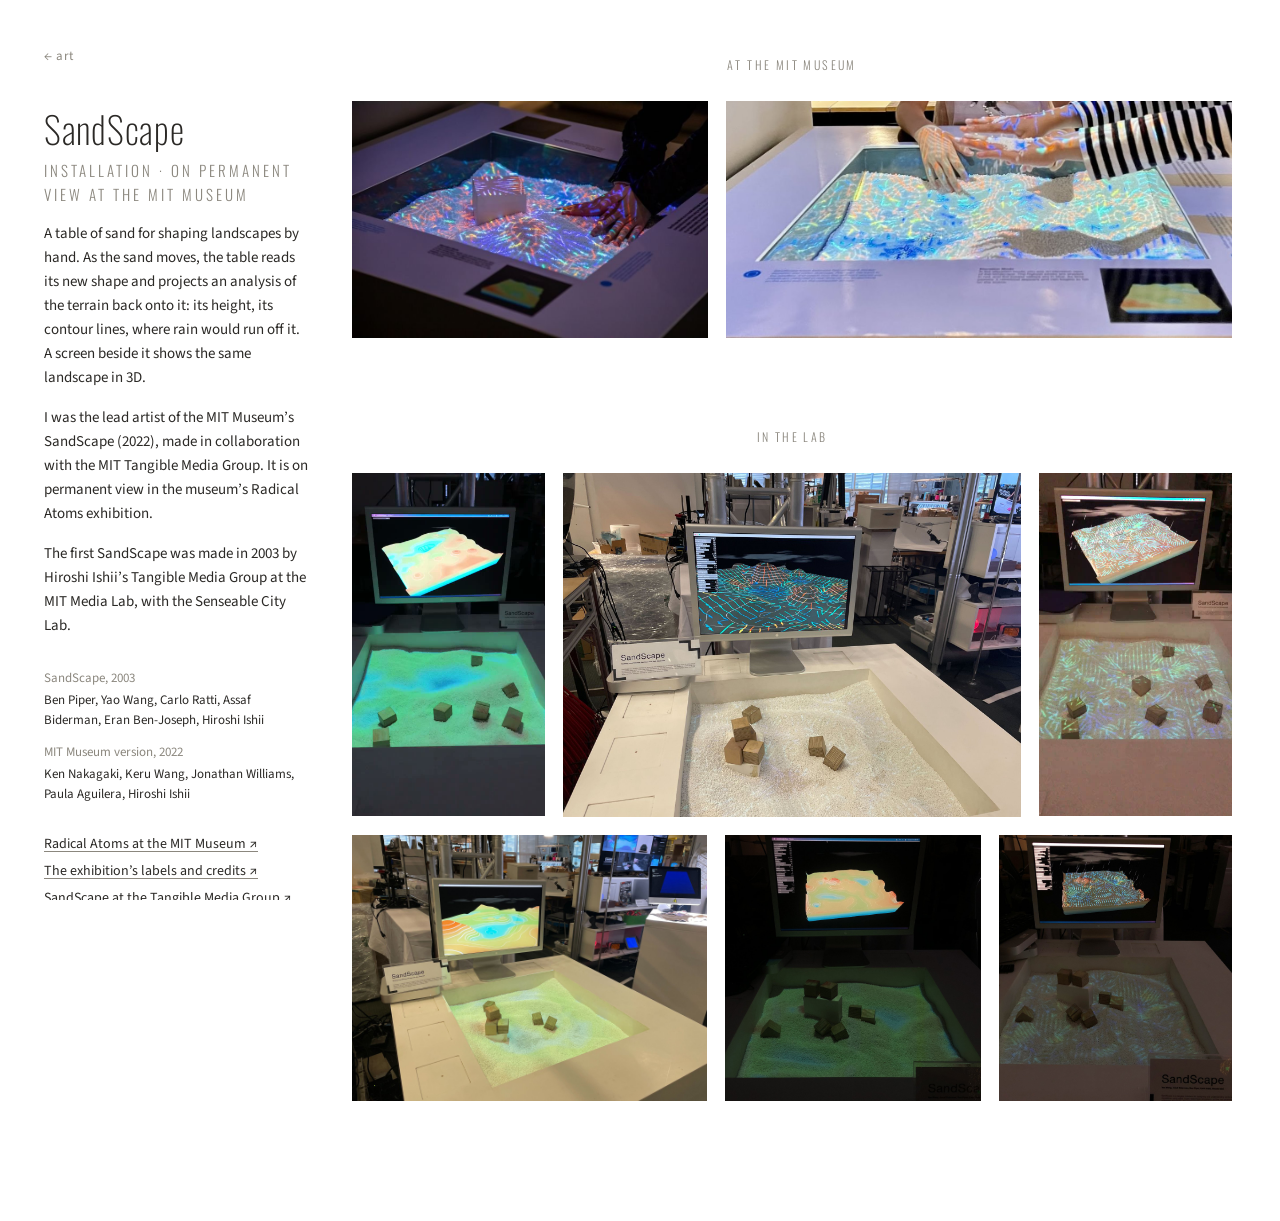
<file: sandscape.html>
<!DOCTYPE html>
<html lang="en">
<head>
    <meta charset="UTF-8">
    <meta name="viewport" content="width=device-width, initial-scale=1.0">
    <title>SandScape · Keru Wang</title>
    <meta name="description" content="SandScape, a sand table for shaping landscapes by hand, on permanent view at the MIT Museum. Keru Wang was its lead artist (2022), in collaboration with the MIT Tangible Media Group.">
    <link rel="preconnect" href="https://fonts.googleapis.com">
    <link rel="preconnect" href="https://fonts.gstatic.com" crossorigin>
    <link href="https://fonts.googleapis.com/css2?family=Oswald:wght@200;300;400&family=Source+Sans+3:wght@400&display=swap" rel="stylesheet">
    <style>
        :root {
            --bg: #ffffff;
            --text: #2b2926;
            --muted: #8b877e;
            --side-w: 340px;
        }

        * { box-sizing: border-box; }

        body {
            margin: 0;
            background: var(--bg);
            color: var(--text);
            font-family: "Source Sans 3", "Helvetica Neue", Arial, sans-serif;
        }

        a { color: var(--text); }

        /* ---------- the words, in the gallery's side column (wider here, for reading) ---------- */
        .side {
            position: fixed;
            top: 0;
            left: 0;
            bottom: 0;
            width: var(--side-w);
            padding: 44px 32px 32px 44px;
            overflow-y: auto;
        }

        .back { font-size: 13px; color: var(--muted); text-decoration: none; letter-spacing: 0.04em; }
        .back:hover { color: var(--text); }

        h1 {
            font-family: "Oswald", "Helvetica Neue", Arial, sans-serif;
            font-weight: 200;
            font-size: 2.3rem;
            line-height: 1.02;
            letter-spacing: 0.02em;
            margin: 44px 0 10px;
        }

        .label {
            font-family: "Oswald", "Helvetica Neue", Arial, sans-serif;
            font-weight: 300;
            font-size: 12px;
            letter-spacing: 0.2em;
            text-transform: uppercase;
            color: var(--muted);
        }
        .kind { margin: 0 0 30px; }

        .side p { font-size: 15px; line-height: 1.6; margin: 0 0 16px; }

        .credits { margin: 30px 0 0; font-size: 13px; line-height: 1.55; color: var(--muted); }
        .credits dt { margin-top: 12px; }
        .credits dd { margin: 2px 0 0; color: var(--text); }

        .links { list-style: none; margin: 30px 0 0; padding: 0; font-size: 14px; line-height: 1.5; }
        .links li + li { margin-top: 6px; }
        .links a { text-decoration-color: var(--muted); text-underline-offset: 3px; }
        .links a:hover { text-decoration-color: var(--text); }

        /* ---------- the pictures ---------- */
        .wall {
            margin-left: var(--side-w);
            padding: 56px 48px 120px 12px;
        }

        .wall section + section { margin-top: 90px; }
        .wall .label { text-align: center; margin: 0 0 28px; }

        /* a row of pictures at one height, edges flush: each takes width in proportion to its shape (--a, width / height);
           the whole row is held to --h tall at most (--total: the sum of its pictures' --a) */
        .row {
            display: flex;
            gap: 18px;
            width: min(100%, calc(var(--h, 360px) * var(--total) + 18px * (var(--n) - 1)));
            margin: 0 auto;
        }
        .row + .row { margin-top: 18px; }
        .row figure { flex: var(--a) 1 0; aspect-ratio: var(--a); margin: 0; overflow: hidden; background: #111; }
        .row img,
        .row video { display: block; width: 100%; height: 100%; object-fit: cover; }

        @media (max-width: 1100px) {
            :root { --side-w: 300px; }
        }

        /* narrow screens: the words on top, then each picture at full width (the tall films a little narrower) */
        @media (max-width: 760px) {
            .side { position: static; width: auto; padding: 28px 20px 8px; overflow: visible; }
            h1 { margin-top: 26px; font-size: 2rem; }
            .wall { margin-left: 0; padding: 48px 16px 80px; }
            .row { flex-direction: column; width: 100%; }
            .row figure { flex: none; width: 100%; }
            .row figure.tall { width: 72%; align-self: center; }
        }
    </style>
</head>
<body>

<aside class="side">
    <a class="back" href="gallery.html">← art</a>
    <h1>SandScape</h1>
    <p class="label kind">Installation · on permanent view at the MIT Museum</p>

    <p>A table of sand for shaping landscapes by hand. As the sand moves, the table reads its new shape and projects
       an analysis of the terrain back onto it: its height, its contour lines, where rain would run off it. A screen
       beside it shows the same landscape in 3D.</p>
    <p>I was the lead artist of the MIT Museum&rsquo;s SandScape (2022), made in collaboration with the MIT Tangible
       Media Group. It is on permanent view in the museum&rsquo;s Radical Atoms exhibition.</p>
    <p>The first SandScape was made in 2003 by Hiroshi Ishii&rsquo;s Tangible Media Group at the MIT Media Lab, with
       the Senseable City Lab.</p>

    <dl class="credits">
        <dt>SandScape, 2003</dt>
        <dd>Ben Piper, Yao Wang, Carlo Ratti, Assaf Biderman, Eran Ben-Joseph, Hiroshi Ishii</dd>
        <dt>MIT Museum version, 2022</dt>
        <dd>Ken Nakagaki, Keru Wang, Jonathan Williams, Paula Aguilera, Hiroshi Ishii</dd>
    </dl>

    <ul class="links">
        <li><a href="https://mitmuseum.mit.edu/exhibitions/radical-atoms" target="_blank" rel="noopener">Radical Atoms at the MIT Museum ↗</a></li>
        <li><a href="https://mitmuseum.mit.edu/gallery-label-radical-atoms" target="_blank" rel="noopener">The exhibition&rsquo;s labels and credits ↗</a></li>
        <li><a href="https://tangible.media.mit.edu/project/sandscape/" target="_blank" rel="noopener">SandScape at the Tangible Media Group ↗</a></li>
    </ul>
</aside>

<main class="wall">
    <section>
        <h2 class="label">At the MIT Museum</h2>
        <div class="row" style="--total: 3.632; --n: 2; --h: 300px">
            <figure style="--a: 1.501"><img src="gallery/sandscape/museum-hand.jpg?v=1" alt="A hand pressing into SandScape's sand at the MIT Museum, lit by the projected terrain colors"></figure>
            <figure style="--a: 2.131"><img src="gallery/sandscape/museum-hands.jpg?v=1" alt="Visitors' hands shaping the sand at the MIT Museum, with the label for its elevation mode below"></figure>
        </div>
    </section>

    <section>
        <h2 class="label">In the lab</h2>
        <div class="row" style="--total: 2.458; --n: 3; --h: 420px">
            <figure class="tall" style="--a: 0.5625"><video src="gallery/sandscape/lab-9170.mp4?v=1" poster="gallery/sandscape/lab-9170.jpg?v=1" muted loop playsinline preload="none" aria-label="Stacking blocks on the sand: the projected elevation map and the 3D view on the screen follow"></video></figure>
            <figure style="--a: 1.333"><img src="gallery/sandscape/lab-2.jpg?v=1" alt="The SandScape table in the lab with wooden blocks on bare sand and the terrain on a screen behind" loading="lazy"></figure>
            <figure class="tall" style="--a: 0.5625"><video src="gallery/sandscape/lab-9171.mp4?v=1" poster="gallery/sandscape/lab-9171.jpg?v=1" muted loop playsinline preload="none" aria-label="Stacking blocks on the sand while rain falls across the projected landscape"></video></figure>
        </div>
        <div class="row" style="--total: 3.166; --n: 3; --h: 320px">
            <figure style="--a: 1.333"><img src="gallery/sandscape/lab-setup.jpg?v=1" alt="Testing in the lab: the elevation map projected onto the sand and shown on the screen" loading="lazy"></figure>
            <figure style="--a: 0.959"><img src="gallery/sandscape/lab-3.jpg?v=1" alt="SandScape in the dark, the terrain glowing green on the sand" loading="lazy"></figure>
            <figure style="--a: 0.874"><img src="gallery/sandscape/lab-4.jpg?v=1" alt="SandScape in the dark, with rain falling over the landscape on the screen" loading="lazy"></figure>
        </div>
    </section>
</main>

<script>
// the films play only while on screen, and not at all for people who ask for less motion
(function () {
    var films = document.querySelectorAll('video');
    if (window.matchMedia('(prefers-reduced-motion: reduce)').matches || !('IntersectionObserver' in window)) {
        Array.prototype.forEach.call(films, function (v) { v.controls = true; });
        return;
    }
    var io = new IntersectionObserver(function (entries) {
        entries.forEach(function (e) {
            var v = e.target;
            if (e.isIntersecting) { v.preload = 'auto'; v.play().catch(function () {}); }
            else v.pause();
        });
    }, { threshold: 0.3 });
    Array.prototype.forEach.call(films, function (v) { io.observe(v); });
})();
</script>
</body>
</html>
</file>
